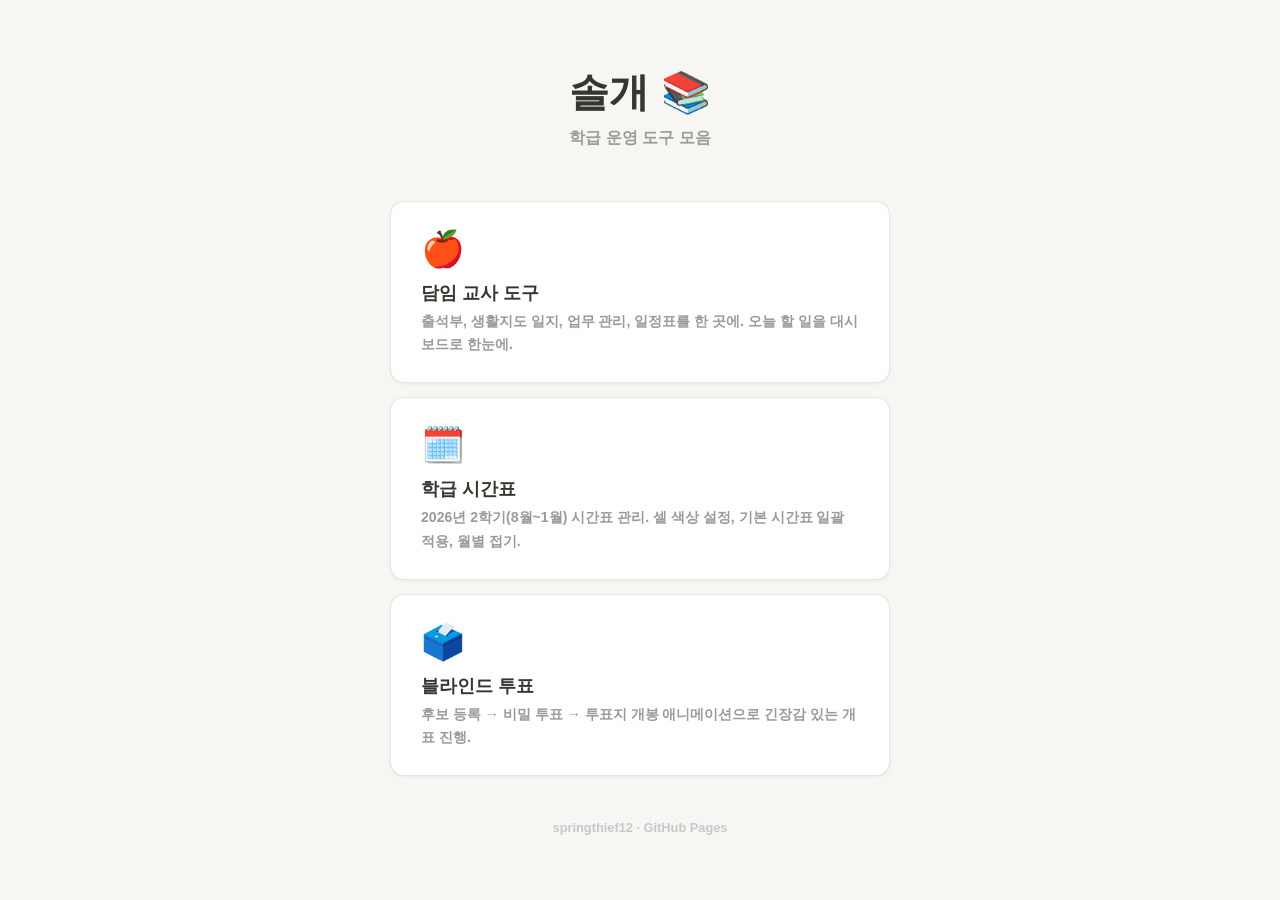
<file: index.html>
﻿<!DOCTYPE html>
<html lang="ko">
<head>
<meta charset="UTF-8">
<meta name="viewport" content="width=device-width, initial-scale=1.0">
<title>솔개 학급 도구</title>
<style>
*, *::before, *::after { box-sizing: border-box; margin: 0; padding: 0; }
body {
  font-family: 'Malgun Gothic', 'Apple SD Gothic Neo', sans-serif;
  font-weight: 700;
  background: #F7F6F3;
  color: #37352F;
  min-height: 100vh;
  display: flex;
  align-items: center;
  justify-content: center;
  padding: 40px 20px;
}
.container { max-width: 500px; width: 100%; text-align: center; }
.title { font-size: 2.5rem; font-weight: 700; color: #37352F; margin-bottom: 8px; }
.subtitle { color: #9B9A97; font-size: 1rem; margin-bottom: 52px; }

.cards { display: flex; flex-direction: column; gap: 14px; }
.card {
  display: block; text-decoration: none;
  background: #fff; border: 1.5px solid rgba(55,53,47,0.12); border-radius: 14px;
  padding: 26px 30px; text-align: left; transition: all 0.18s;
  box-shadow: 0 1px 3px rgba(55,53,47,0.07);
}
.card:hover {
  border-color: rgba(55,53,47,0.28); background: #fefefe;
  transform: translateY(-2px); box-shadow: 0 6px 22px rgba(55,53,47,0.1);
}
.card-icon { font-size: 2.2rem; margin-bottom: 10px; display: block; }
.card-title { font-size: 1.15rem; font-weight: 700; color: #37352F; margin-bottom: 5px; }
.card-desc { font-size: 0.88rem; color: #9B9A97; line-height: 1.65; font-weight: 700; }

.footer { margin-top: 44px; color: #C7C7CC; font-size: 0.8rem; }
</style>
</head>
<body>
<div class="container">
  <div class="title">솔개 📚</div>
  <div class="subtitle">학급 운영 도구 모음</div>

  <div class="cards">
    <a class="card" href="teacher-tool.html">
      <span class="card-icon">🍎</span>
      <div class="card-title">담임 교사 도구</div>
      <div class="card-desc">출석부, 생활지도 일지, 업무 관리, 일정표를 한 곳에. 오늘 할 일을 대시보드로 한눈에.</div>
    </a>
    <a class="card" href="timetable.html">
      <span class="card-icon">🗓️</span>
      <div class="card-title">학급 시간표</div>
      <div class="card-desc">2026년 2학기(8월~1월) 시간표 관리. 셀 색상 설정, 기본 시간표 일괄 적용, 월별 접기.</div>
    </a>
    <a class="card" href="vote.html">
      <span class="card-icon">🗳️</span>
      <div class="card-title">블라인드 투표</div>
      <div class="card-desc">후보 등록 → 비밀 투표 → 투표지 개봉 애니메이션으로 긴장감 있는 개표 진행.</div>
    </a>
  </div>

  <div class="footer">springthief12 · GitHub Pages</div>
</div>
</body>
</html>
</file>
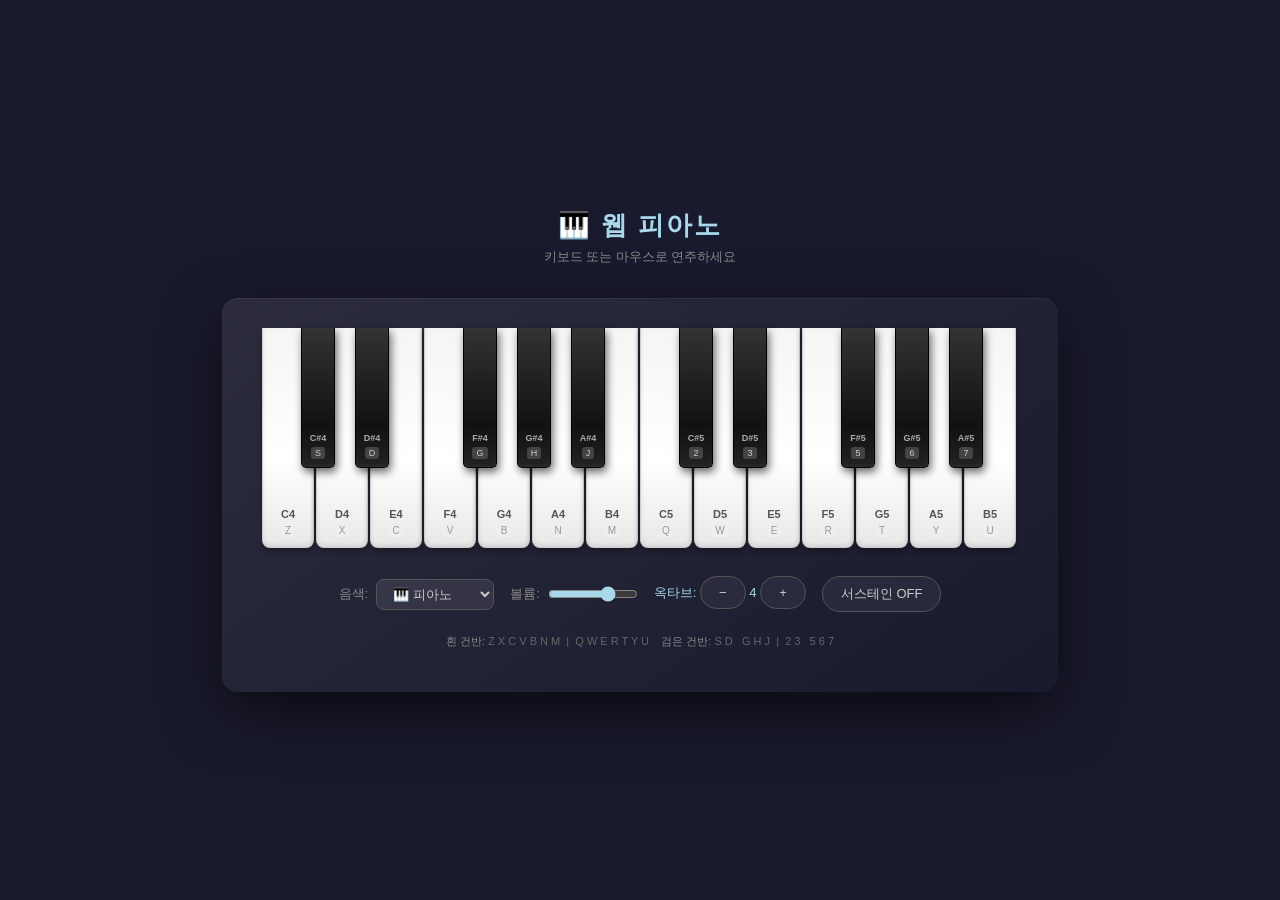
<file: piano.html>
<!DOCTYPE html>
<html lang="ko">
<head>
  <meta charset="UTF-8">
  <meta name="viewport" content="width=device-width, initial-scale=1.0">
  <title>웹 피아노</title>
  <style>
    * { box-sizing: border-box; margin: 0; padding: 0; }

    body {
      background: #1a1a2e;
      display: flex;
      flex-direction: column;
      align-items: center;
      justify-content: center;
      min-height: 100vh;
      font-family: 'Segoe UI', sans-serif;
      color: #e0e0e0;
      user-select: none;
    }

    h1 {
      font-size: 1.6rem;
      margin-bottom: 0.4rem;
      letter-spacing: 2px;
      color: #a8d8ea;
    }

    .subtitle {
      font-size: 0.8rem;
      color: #888;
      margin-bottom: 2rem;
    }

    .piano-wrapper {
      background: linear-gradient(145deg, #2c2c3e, #1a1a2e);
      border-radius: 16px;
      padding: 30px 40px 40px;
      box-shadow: 0 20px 60px rgba(0,0,0,0.6), inset 0 1px 0 rgba(255,255,255,0.05);
    }

    .piano {
      display: flex;
      position: relative;
      height: 220px;
    }

    /* White keys */
    .key {
      position: relative;
      width: 52px;
      height: 220px;
      background: linear-gradient(180deg, #f5f5f5 0%, #ffffff 60%, #e8e8e8 100%);
      border: 1px solid #ccc;
      border-top: none;
      border-radius: 0 0 8px 8px;
      cursor: pointer;
      display: flex;
      flex-direction: column;
      align-items: center;
      justify-content: flex-end;
      padding-bottom: 10px;
      gap: 4px;
      transition: background 0.05s;
      box-shadow: 0 4px 6px rgba(0,0,0,0.3), inset 0 -2px 4px rgba(0,0,0,0.1);
      margin-right: 2px;
    }

    .key:last-child { margin-right: 0; }

    .key.active, .key:active {
      background: linear-gradient(180deg, #d0e8ff 0%, #b0d4ff 60%, #90c0f0 100%);
      box-shadow: 0 2px 3px rgba(0,0,0,0.3), inset 0 2px 4px rgba(0,0,80,0.15);
      transform: translateY(2px);
    }

    .key .note-label {
      font-size: 11px;
      font-weight: 600;
      color: #555;
    }

    .key .key-label {
      font-size: 10px;
      color: #999;
      background: #eee;
      border-radius: 3px;
      padding: 1px 4px;
    }

    /* Black keys */
    .key.black {
      position: absolute;
      width: 34px;
      height: 140px;
      background: linear-gradient(180deg, #333 0%, #111 70%, #222 100%);
      border: 1px solid #000;
      border-top: none;
      border-radius: 0 0 5px 5px;
      z-index: 2;
      padding-bottom: 8px;
      box-shadow: 2px 4px 8px rgba(0,0,0,0.6), inset 0 -2px 3px rgba(255,255,255,0.05);
    }

    .key.black .note-label { color: #aaa; font-size: 9px; }
    .key.black .key-label { background: #444; color: #ccc; font-size: 9px; }

    .key.black.active, .key.black:active {
      background: linear-gradient(180deg, #4a6fa5 0%, #2a4f85 70%, #1a3f75 100%);
      box-shadow: 1px 2px 4px rgba(0,0,0,0.6), inset 0 2px 3px rgba(0,0,0,0.3);
      transform: translateY(1px);
    }

    /* Key position offsets — 14 white keys (C4 to B5) */
    /* Black key offsets: between C-D, D-E, F-G, G-A, A-B */
    .black-key-spacer { display: none; }

    .controls {
      margin-top: 28px;
      display: flex;
      gap: 16px;
      justify-content: center;
      flex-wrap: wrap;
    }

    .control-btn {
      padding: 8px 18px;
      border: 1px solid #555;
      background: rgba(255,255,255,0.05);
      color: #ccc;
      border-radius: 20px;
      cursor: pointer;
      font-size: 13px;
      transition: all 0.2s;
    }

    .control-btn:hover { background: rgba(168,216,234,0.15); border-color: #a8d8ea; color: #a8d8ea; }
    .control-btn.active-btn { background: rgba(168,216,234,0.25); border-color: #a8d8ea; color: #a8d8ea; }

    .wave-selector {
      display: flex;
      gap: 8px;
      align-items: center;
      color: #888;
      font-size: 13px;
    }

    .wave-selector select {
      background: rgba(255,255,255,0.08);
      border: 1px solid #555;
      color: #ccc;
      padding: 6px 12px;
      border-radius: 8px;
      cursor: pointer;
      font-size: 13px;
    }

    .volume-control {
      display: flex;
      align-items: center;
      gap: 8px;
      color: #888;
      font-size: 13px;
    }

    .volume-control input[type=range] {
      width: 90px;
      accent-color: #a8d8ea;
    }

    .octave-display {
      color: #a8d8ea;
      font-size: 13px;
    }

    .key-hint {
      margin-top: 20px;
      text-align: center;
      color: #666;
      font-size: 11px;
      line-height: 1.8;
    }

    .key-hint span { color: #888; }
  </style>
</head>
<body>

<h1>🎹 웹 피아노</h1>
<p class="subtitle">키보드 또는 마우스로 연주하세요</p>

<div class="piano-wrapper">
  <div class="piano" id="piano"></div>

  <div class="controls">
    <div class="wave-selector">
      음색:
      <select id="waveType">
        <option value="piano">🎹 피아노</option>
        <option value="violin">🎻 바이올린</option>
        <option value="guitar">🎸 기타</option>
        <option value="sine">사인파</option>
        <option value="triangle">삼각파</option>
        <option value="square">사각파</option>
        <option value="sawtooth">톱니파</option>
      </select>
    </div>
    <div class="volume-control">
      볼륨: <input type="range" id="volume" min="0" max="100" value="70">
    </div>
    <div class="octave-display">
      옥타브: <button class="control-btn" id="octDown">−</button>
      <span id="octaveLabel">4</span>
      <button class="control-btn" id="octUp">+</button>
    </div>
    <button class="control-btn" id="sustainBtn">서스테인 OFF</button>
  </div>

  <div class="key-hint">
    <span>흰 건반:</span> Z X C V B N M &nbsp;|&nbsp; Q W E R T Y U &nbsp;&nbsp;
    <span>검은 건반:</span> S D &nbsp; G H J &nbsp;|&nbsp; 2 3 &nbsp; 5 6 7
  </div>
</div>

<script>
const audioCtx = new (window.AudioContext || window.webkitAudioContext)();
const masterGain = audioCtx.createGain();
masterGain.gain.value = 0.7;
masterGain.connect(audioCtx.destination);

// Reverb (convolver) for piano feel
const convolver = audioCtx.createConvolver();
(async () => {
  const len = audioCtx.sampleRate * 1.5;
  const buf = audioCtx.createBuffer(2, len, audioCtx.sampleRate);
  for (let c = 0; c < 2; c++) {
    const d = buf.getChannelData(c);
    for (let i = 0; i < len; i++) d[i] = (Math.random() * 2 - 1) * Math.pow(1 - i / len, 3);
  }
  convolver.buffer = buf;
})();

const reverbGain = audioCtx.createGain();
reverbGain.gain.value = 0.15;
convolver.connect(reverbGain);
reverbGain.connect(masterGain);

let octaveOffset = 0;
let waveType = 'piano';
let sustainOn = false;
const activeNodes = {};

// Note definitions for one octave starting at C
const WHITE_NOTES = ['C','D','E','F','G','A','B'];
const BLACK_NOTES = { 1: 'C#', 2: 'D#', 4: 'F#', 5: 'G#', 6: 'A#' }; // position after white key index

// Frequencies: MIDI note to Hz
function midiToHz(midi) {
  return 440 * Math.pow(2, (midi - 69) / 12);
}

// Note name to MIDI (C4 = 60)
const NOTE_MIDI = { C:0, 'C#':1, D:2, 'D#':3, E:4, F:5, 'F#':6, G:7, 'G#':8, A:9, 'A#':10, B:11 };

function noteHz(name, octave) {
  return midiToHz(12 * (octave + 1) + NOTE_MIDI[name]);
}

// Keyboard mapping — 2 octaves
// Lower octave keys: Z(C) S(C#) X(D) D(D#) C(E) V(F) G(F#) B(G) H(G#) N(A) J(A#) M(B)
// Upper octave keys: Q(C) 2(C#) W(D) 3(D#) E(E) R(F) 5(F#) T(G) 6(G#) Y(A) 7(A#) U(B)
const KEY_MAP = {
  'z':'C0','s':'C#0','x':'D0','d':'D#0','c':'E0','v':'F0','g':'F#0','b':'G0','h':'G#0','n':'A0','j':'A#0','m':'B0',
  'q':'C1','2':'C#1','w':'D1','3':'D#1','e':'E1','r':'F1','5':'F#1','t':'G1','6':'G#1','y':'A1','7':'A#1','u':'B1'
};

// Build piano keys data — 2 octaves
const keysData = [];
const baseOctave = () => 4 + octaveOffset;

// Keyboard label per note
const keyLabels = {};
Object.entries(KEY_MAP).forEach(([k,v]) => { keyLabels[v] = k.toUpperCase(); });

function buildPiano() {
  const piano = document.getElementById('piano');
  piano.innerHTML = '';
  keysData.length = 0;

  const oct = baseOctave();

  // 2 octaves: 14 white keys, 10 black keys
  const layout = [];
  for (let o = 0; o < 2; o++) {
    WHITE_NOTES.forEach((n, i) => {
      layout.push({ note: n, octave: oct + o, isBlack: false, whiteIdx: o * 7 + i });
    });
    Object.entries(BLACK_NOTES).forEach(([pos, n]) => {
      layout.push({ note: n, octave: oct + o, isBlack: true, afterWhite: o * 7 + parseInt(pos) - 1 });
    });
  }

  // Create white keys first
  const whites = layout.filter(k => !k.isBlack);
  const blacks = layout.filter(k => k.isBlack);

  const whiteWidth = 54; // px per white key

  whites.forEach((k, i) => {
    const el = document.createElement('div');
    el.className = 'key';
    const id = `${k.note}${k.octave - 4 + octaveOffset === 0 ? '0' : '1'}`;
    el.dataset.id = id;
    el.dataset.note = k.note;
    el.dataset.octave = k.octave;
    el.innerHTML = `<span class="note-label">${k.note}${k.octave}</span><span class="key-label">${keyLabels[id] ?? ''}</span>`;
    el.addEventListener('mousedown', () => startNote(k.note, k.octave, id));
    el.addEventListener('mouseup', () => stopNote(id));
    el.addEventListener('mouseleave', () => { if (!sustainOn) stopNote(id); });
    piano.appendChild(el);
    keysData.push({ ...k, id, el });
  });

  blacks.forEach(k => {
    const id = `${k.note.replace('#','s')}${k.octave - 4 + octaveOffset === 0 ? '0' : '1'}`.replace('s','#').replace(/C#/,'C#').replace(/D#/,'D#').replace(/F#/,'F#').replace(/G#/,'G#').replace(/A#/,'A#');
    const noteId = `${k.note}${k.octave < baseOctave() + 1 ? '0' : '1'}`;
    const el = document.createElement('div');
    el.className = 'key black';
    el.dataset.id = noteId;
    el.dataset.note = k.note;
    el.dataset.octave = k.octave;
    // Position: afterWhite * whiteWidth + offset
    const leftPx = k.afterWhite * whiteWidth + (whiteWidth - 34/2) + 2;
    el.style.left = leftPx + 'px';
    el.innerHTML = `<span class="note-label">${k.note}${k.octave}</span><span class="key-label">${keyLabels[noteId] ?? ''}</span>`;
    el.addEventListener('mousedown', e => { e.stopPropagation(); startNote(k.note, k.octave, noteId); });
    el.addEventListener('mouseup', e => { e.stopPropagation(); stopNote(noteId); });
    el.addEventListener('mouseleave', () => { if (!sustainOn) stopNote(noteId); });
    piano.appendChild(el);
    keysData.push({ ...k, id: noteId, el });
  });
}

function getKeyEl(id) {
  return document.querySelector(`.key[data-id="${id}"]`);
}

function startNote(note, octave, id) {
  if (audioCtx.state === 'suspended') audioCtx.resume();
  if (activeNodes[id]) return;

  const freq = noteHz(note, octave);
  const gain = audioCtx.createGain();
  gain.connect(masterGain);
  gain.connect(convolver);

  const now = audioCtx.currentTime;

  if (waveType === 'piano') {
    // Piano-like: multiple harmonics with fast decay
    const oscs = [];
    [[1, 0.7], [2, 0.2], [3, 0.08], [4, 0.03]].forEach(([mult, amp]) => {
      const o = audioCtx.createOscillator();
      o.type = 'triangle';
      o.frequency.value = freq * mult;
      const g = audioCtx.createGain();
      g.gain.setValueAtTime(amp, now);
      g.gain.exponentialRampToValueAtTime(amp * 0.001, now + (sustainOn ? 4 : 2));
      o.connect(g);
      g.connect(gain);
      o.start(now);
      oscs.push({ osc: o, g });
    });
    gain.gain.setValueAtTime(0.8, now);
    activeNodes[id] = { type: 'piano', oscs, gain };

  } else if (waveType === 'violin') {
    // 바이올린: 톱니파 + 비브라토 LFO + 로우패스 필터 + 느린 어택
    const osc = audioCtx.createOscillator();
    osc.type = 'sawtooth';
    osc.frequency.value = freq;

    // 비브라토: 0.5초 후 점진적으로 적용
    const vibLFO = audioCtx.createOscillator();
    vibLFO.type = 'sine';
    vibLFO.frequency.value = 5.5;
    const vibGain = audioCtx.createGain();
    vibGain.gain.setValueAtTime(0, now);
    vibGain.gain.linearRampToValueAtTime(freq * 0.015, now + 0.5);
    vibLFO.connect(vibGain);
    vibGain.connect(osc.frequency);

    // 활 소리 질감: 로우패스 필터
    const filter = audioCtx.createBiquadFilter();
    filter.type = 'lowpass';
    filter.frequency.value = 4200;
    filter.Q.value = 2.5;
    osc.connect(filter);
    filter.connect(gain);

    // 2nd harmonic for richness
    const osc2 = audioCtx.createOscillator();
    osc2.type = 'sawtooth';
    osc2.frequency.value = freq * 2;
    const g2 = audioCtx.createGain();
    g2.gain.value = 0.12;
    osc2.connect(g2);
    g2.connect(gain);

    // 활 어택: 천천히 음량 올라옴
    gain.gain.setValueAtTime(0, now);
    gain.gain.linearRampToValueAtTime(0.38, now + 0.12);

    osc.start(now);
    osc2.start(now);
    vibLFO.start(now);
    activeNodes[id] = { type: 'violin', osc, osc2, vibLFO, gain };

  } else if (waveType === 'guitar') {
    // 기타: 빠른 어택 + 자연 감쇠 (퉁기는 느낌)
    const decayTime = Math.max(0.8, 2.8 - freq / 800);
    const oscs = [];
    [[1, 0.55, 'sawtooth'], [2, 0.22, 'triangle'], [3, 0.12, 'triangle'], [4, 0.06, 'sine'], [5, 0.03, 'sine']].forEach(([mult, amp, type]) => {
      const o = audioCtx.createOscillator();
      o.type = type;
      o.frequency.value = freq * mult;
      const g = audioCtx.createGain();
      g.gain.setValueAtTime(amp, now + 0.004);
      g.gain.exponentialRampToValueAtTime(amp * 0.001, now + decayTime);
      o.connect(g);
      g.connect(gain);
      o.start(now);
      oscs.push({ osc: o, g });
    });
    // 기타 바디 공명
    const bodyFilter = audioCtx.createBiquadFilter();
    bodyFilter.type = 'peaking';
    bodyFilter.frequency.value = 240;
    bodyFilter.gain.value = 5;
    bodyFilter.Q.value = 1.5;
    gain.connect(bodyFilter);
    bodyFilter.connect(masterGain);

    gain.gain.setValueAtTime(0, now);
    gain.gain.linearRampToValueAtTime(0.72, now + 0.004);
    activeNodes[id] = { type: 'guitar', oscs, gain };
    // 자연 감쇠 후 자동 정리
    setTimeout(() => {
      oscs.forEach(({ osc }) => { try { osc.stop(); } catch(e) {} });
      if (activeNodes[id]) {
        delete activeNodes[id];
        const el = getKeyEl(id);
        if (el) el.classList.remove('active');
      }
    }, (decayTime + 0.1) * 1000);

  } else {
    const osc = audioCtx.createOscillator();
    osc.type = waveType;
    osc.frequency.value = freq;
    osc.connect(gain);
    gain.gain.setValueAtTime(0, now);
    gain.gain.linearRampToValueAtTime(0.5, now + 0.01);
    osc.start(now);
    activeNodes[id] = { type: 'osc', osc, gain };
  }

  const el = getKeyEl(id);
  if (el) el.classList.add('active');
}

function stopNote(id) {
  const node = activeNodes[id];
  if (!node) return;
  if (sustainOn) return;

  const now = audioCtx.currentTime;
  if (node.type === 'piano') {
    node.gain.gain.cancelScheduledValues(now);
    node.gain.gain.setValueAtTime(node.gain.gain.value, now);
    node.gain.gain.exponentialRampToValueAtTime(0.001, now + 0.3);
    setTimeout(() => { node.oscs.forEach(({osc}) => { try { osc.stop(); } catch(e){} }); }, 400);
  } else if (node.type === 'violin') {
    // 활을 뗀 것처럼 부드럽게 종료
    node.gain.gain.cancelScheduledValues(now);
    node.gain.gain.setValueAtTime(node.gain.gain.value, now);
    node.gain.gain.linearRampToValueAtTime(0, now + 0.18);
    setTimeout(() => {
      try { node.osc.stop(); } catch(e) {}
      try { node.osc2.stop(); } catch(e) {}
      try { node.vibLFO.stop(); } catch(e) {}
    }, 300);
  } else if (node.type === 'guitar') {
    // 기타는 자연 감쇠 — 강제로 끊지 않음 (auto-timeout이 정리)
  } else {
    node.gain.gain.cancelScheduledValues(now);
    node.gain.gain.setValueAtTime(node.gain.gain.value, now);
    node.gain.gain.linearRampToValueAtTime(0, now + 0.1);
    setTimeout(() => { try { node.osc.stop(); } catch(e){} }, 200);
  }
  delete activeNodes[id];
  const el = getKeyEl(id);
  if (el) el.classList.remove('active');
}

function stopAllNotes() {
  Object.keys(activeNodes).forEach(stopNote);
}

// Keyboard input
const pressedKeys = new Set();

document.addEventListener('keydown', e => {
  if (e.repeat) return;
  const k = e.key.toLowerCase();
  const mapped = KEY_MAP[k];
  if (!mapped) return;
  pressedKeys.add(k);

  const [note, octIdx] = [mapped.slice(0, -1), parseInt(mapped.slice(-1))];
  const octave = baseOctave() + octIdx;
  startNote(note, octave, mapped);
});

document.addEventListener('keyup', e => {
  const k = e.key.toLowerCase();
  const mapped = KEY_MAP[k];
  if (!mapped) return;
  pressedKeys.delete(k);
  stopNote(mapped);
});

// Prevent context menu on piano
document.getElementById('piano').addEventListener('contextmenu', e => e.preventDefault());

// Volume
document.getElementById('volume').addEventListener('input', e => {
  masterGain.gain.value = e.target.value / 100;
});

// Wave type
document.getElementById('waveType').addEventListener('change', e => {
  waveType = e.target.value;
  stopAllNotes();
});

// Octave
document.getElementById('octDown').addEventListener('click', () => {
  if (octaveOffset > -2) { octaveOffset--; updateOctave(); }
});
document.getElementById('octUp').addEventListener('click', () => {
  if (octaveOffset < 3) { octaveOffset++; updateOctave(); }
});

function updateOctave() {
  document.getElementById('octaveLabel').textContent = 4 + octaveOffset;
  stopAllNotes();
  buildPiano();
}

// Sustain
document.getElementById('sustainBtn').addEventListener('click', () => {
  sustainOn = !sustainOn;
  const btn = document.getElementById('sustainBtn');
  btn.textContent = sustainOn ? '서스테인 ON' : '서스테인 OFF';
  btn.classList.toggle('active-btn', sustainOn);
  if (!sustainOn) stopAllNotes();
});

buildPiano();
</script>
</body>
</html>
</file>
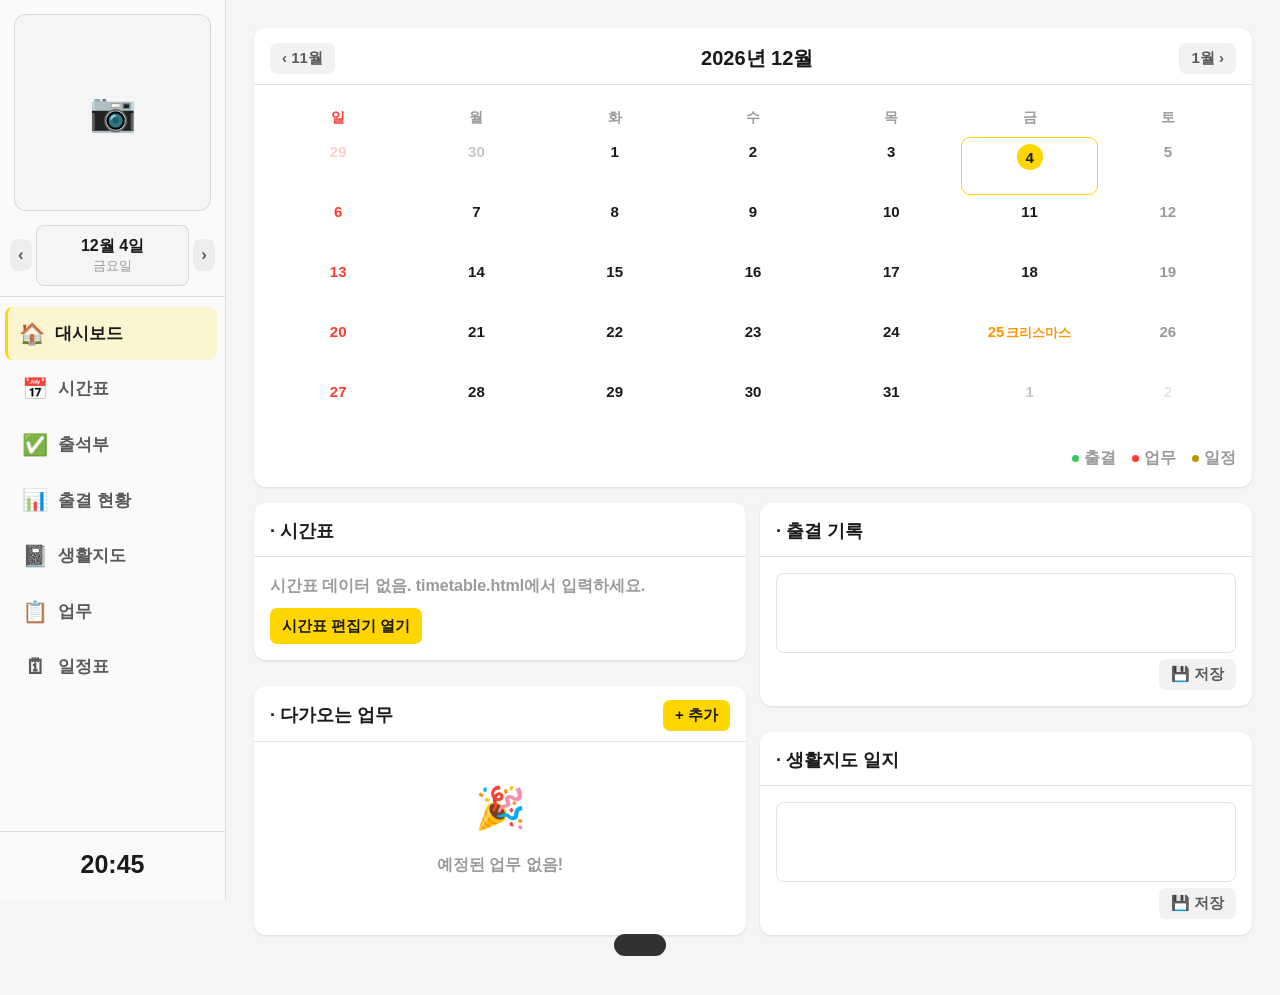
<file: teacher-tool.html>
<!DOCTYPE html>
<html lang="ko">
<head>
  <meta charset="UTF-8">
  <meta name="viewport" content="width=device-width, initial-scale=1.0">
  <title>선생님 도구 — 올인원 교사 업무 보조</title>
  <style>
    /* ═══ FONTS ═══ */
    @font-face {
      font-family: 'Binggrae';
      src: local('Binggrae Bold'), local('빙그레 Bold'), local('빙그레체 Bold');
      font-weight: 700; font-style: normal; font-display: swap;
    }

    /* ═══ RESET + BASE ═══ */
    *, *::before, *::after { box-sizing: border-box; margin: 0; padding: 0; }
    :root {
      --accent:      #FFD600;           /* vivid yellow — primary accent */
      --accent-dark: #B89A00;           /* darker yellow for text on light bg */
      --accent-text: #1A1A1A;           /* text on yellow background */
      --accent-mid:  rgba(255,214,0,0.16);
      --accent-soft: rgba(255,214,0,0.10);
      --ios-blue:   #007AFF;
      --ios-green:  #34C759;
      --ios-orange: #FF9500;
      --ios-red:    #FF3B30;
      --ios-purple: #AF52DE;
      --ios-teal:   #30B0C7;
      --ios-gray:   #8E8E93;
      --ios-gray2:  #AEAEB2;
      --ios-gray3:  #C7C7CC;
      --bg-page:    #F5F5F5;
      --bg-card:    #FFFFFF;
      --bg-sidebar: #FAFAFA;
      --bg-input:   rgba(0,0,0,0.05);
      --text-primary:   #1A1A1A;
      --text-secondary: #5A5A5A;
      --text-muted:     #9A9A9A;
      --border: rgba(0,0,0,0.11);
      --shadow-sm: 0 1px 3px rgba(55,53,47,0.08), 0 1px 2px rgba(55,53,47,0.05);
      --shadow-md: 0 4px 16px rgba(55,53,47,0.08), 0 1px 4px rgba(55,53,47,0.05);
      --shadow-lg: 0 8px 32px rgba(55,53,47,0.12), 0 2px 8px rgba(55,53,47,0.06);
      --radius-sm: 8px;
      --radius-md: 12px;
      --radius-lg: 16px;
      --transition: 0.2s ease;
      --sidebar-w: 226px;
      --font: 'HCGothicB', 'HCGothic', '한컴고딕', 'Malgun Gothic', sans-serif;
      --font-nav: 'Binggrae', 'Malgun Gothic', sans-serif;
    }
    body {
      font-family: var(--font); font-size: 18px; font-weight: 700;
      background: var(--bg-page); color: var(--text-primary);
      line-height: 1.6; -webkit-font-smoothing: antialiased;
      overflow-x: hidden;
    }

    /* ═══ LAYOUT ═══ */
    .tt-app { display: flex; min-height: 100vh; }

    /* ─── SIDEBAR ─── */
    .tt-sidebar {
      width: var(--sidebar-w); position: fixed; top: 0; left: 0;
      height: 100vh; background: var(--bg-sidebar);
      border-right: 1px solid var(--border);
      display: flex; flex-direction: column; z-index: 100; overflow-y: auto;
    }
    .tt-sidebar::-webkit-scrollbar { width: 4px; }
    .tt-sidebar::-webkit-scrollbar-thumb { background: var(--ios-gray3); border-radius: 2px; }

    /* ─── SIDEBAR PHOTO ─── */
    .tt-sidebar-photo-wrap { padding: 14px 14px 0; }
    .tt-sidebar-photo {
      width: 100%; aspect-ratio: 1/1;
      border-radius: var(--radius-md); overflow: hidden; cursor: pointer;
      background: var(--bg-page); border: 1.5px solid var(--border);
      display: flex; align-items: center; justify-content: center;
      transition: border-color var(--transition);
    }
    .tt-sidebar-photo:hover { border-color: rgba(255,214,0,0.7); }
    .tt-sidebar-photo img  { width: 100%; height: 100%; object-fit: cover; display: block; }
    .tt-sidebar-photo-ph   { font-size: 38px; user-select: none; }

    /* ─── SIDEBAR DATE NAV ─── */
    .tt-sidebar-date-wrap { padding:14px 10px 10px; border-bottom:1px solid var(--border); position:relative; }
    .tt-sidebar-date-row  { display:flex; align-items:center; gap:4px; }
    .tt-sidebar-date-pill {
      flex:1; text-align:center; padding:9px 4px; border-radius:var(--radius-sm);
      background:var(--bg-page); border:1.5px solid var(--border);
      cursor:pointer; user-select:none; font-size:16px; font-weight:700; line-height:1.4;
      transition:background var(--transition), border-color var(--transition);
    }
    .tt-sidebar-date-pill:hover { background:var(--accent-soft); border-color:rgba(255,214,0,0.6); }
    .tt-sidebar-date-pill .day-sub { font-size:13px; font-weight:400; color:var(--text-muted); display:block; }
    .tt-sidebar-today-btn {
      display:block; width:100%; margin-top:7px; padding:5px 0;
      text-align:center; font-size:14px; font-weight:700; color:var(--accent-text);
      border:none; background:var(--accent); cursor:pointer; font-family:var(--font);
      border-radius:var(--radius-sm); transition:filter var(--transition);
    }
    .tt-sidebar-today-btn:hover { filter:brightness(0.92); }

    .tt-nav { list-style: none; padding: 8px 0; flex: 1; }
    .tt-nav-item {
      display: flex; align-items: center; gap: 10px;
      padding: 10px 14px; margin: 2px 8px; border-radius: var(--radius-sm);
      cursor: pointer; font-size: 17px; font-weight: 700;
      font-family: var(--font-nav);
      color: var(--text-secondary); user-select: none;
      transition: background var(--transition), color var(--transition);
    }
    .tt-nav-item:hover { background: rgba(0,0,0,0.05); }
    .tt-nav-item.active { background: var(--accent-mid); color: var(--accent-text); font-weight: 700; border-left: 3px solid var(--accent); margin-left: 5px; padding-left: 11px; }
    .tt-nav-icon { font-size: 21px; width: 26px; text-align: center; flex-shrink: 0; font-family: sans-serif; }
    .tt-sidebar-footer {
      padding: 12px 16px; border-top: 1px solid var(--border);
      display: flex; flex-direction: column; gap: 4px;
    }
    .tt-clock { font-size: 25px; font-weight: 700; text-align: center; font-variant-numeric: tabular-nums; }
    .tt-today-badge { font-size: 15px; color: var(--text-muted); text-align: center; }

    /* ─── MAIN ─── */
    .tt-main {
      margin-left: var(--sidebar-w); flex: 1;
      padding: 28px 28px 60px; min-height: 100vh;
    }
    .tt-section { display: none; }
    .tt-section.active { display: block; animation: secIn 0.18s ease; }
    @keyframes secIn { from { opacity: 0; transform: translateY(8px); } to { opacity: 1; transform: none; } }

    /* ═══ TYPOGRAPHY ═══ */
    .tt-page-title { font-size: 31px; font-weight: 700; letter-spacing: -0.5px; margin-bottom: 4px; }
    .tt-page-sub   { font-size: 17px; color: var(--text-muted); margin-bottom: 22px; }

    /* ═══ CARDS ═══ */
    .tt-card { background: var(--bg-card); border-radius: var(--radius-md); box-shadow: var(--shadow-sm); overflow: hidden; }
    .tt-card + .tt-card { margin-top: 12px; }
    .tt-card-header {
      display: flex; align-items: center; justify-content: space-between;
      padding: 14px 16px 10px; border-bottom: 1px solid var(--border);
    }
    .tt-card-title { font-size: 18px; font-weight: 700; display: flex; align-items: center; gap: 6px; }
    .tt-card-body  { padding: 16px; }

    /* ─── STAT CARDS ─── */
    .tt-stat-grid { display: grid; grid-template-columns: repeat(4,1fr); gap: 12px; margin-bottom: 16px; }
    .tt-stat-card {
      background: var(--bg-card); border-radius: var(--radius-md);
      box-shadow: var(--shadow-sm); padding: 16px;
      position: relative; overflow: hidden;
    }
    .tt-stat-card::before {
      content: ''; position: absolute; top: 0; left: 0;
      width: 4px; height: 100%; background: var(--accent, var(--ios-blue));
      border-radius: 4px 0 0 4px;
    }
    .tt-stat-value { font-size: 33px; font-weight: 700; line-height: 1.1; }
    .tt-stat-label { font-size: 15px; color: var(--text-muted); margin-top: 4px; }

    /* ═══ GRIDS ═══ */
    .tt-grid-2 { display: grid; grid-template-columns: 1fr 1fr; gap: 14px; margin-bottom: 14px; }

    /* ═══ BUTTONS ═══ */
    .tt-btn {
      display: inline-flex; align-items: center; justify-content: center; gap: 5px;
      border: none; border-radius: var(--radius-sm); padding: 9px 18px;
      font-size: 17px; font-weight: 700; font-family: var(--font);
      cursor: pointer; white-space: nowrap; text-decoration: none;
      transition: filter var(--transition), transform 0.1s;
    }
    .tt-btn:hover  { filter: brightness(0.92); }
    .tt-btn:active { transform: scale(0.97); }
    .tt-btn--primary  { background: var(--accent);   color: var(--accent-text); }
    .tt-btn--danger   { background: var(--ios-red);  color: #fff; }
    .tt-btn--ghost    { background: var(--bg-input); color: var(--text-secondary); }
    .tt-btn--text     { background: transparent; color: var(--text-secondary); padding: 4px 8px; font-weight: 600; }
    .tt-btn--sm       { padding: 6px 12px; font-size: 15px; border-radius: 7px; }
    .tt-btn--icon     { padding: 7px 10px; border-radius: var(--radius-sm); }

    /* ═══ BADGES ═══ */
    .tt-badge { display: inline-flex; align-items: center; padding: 3px 10px; border-radius: 20px; font-size: 15px; font-weight: 700; }
    .tt-badge--blue   { background: var(--accent-mid); color: var(--accent-dark); }
    .tt-badge--green  { background: rgba(52,199,89,0.14); color: #1a7a36; }
    .tt-badge--orange { background: rgba(255,149,0,0.15); color: #8a4d00; }
    .tt-badge--red    { background: rgba(255,59,48,0.13); color: #b02020; }
    .tt-badge--gray   { background: rgba(142,142,147,0.15); color: #555; }
    .tt-badge--purple { background: rgba(175,82,222,0.13); color: #7030a8; }

    /* ═══ INPUTS ═══ */
    .tt-input, .tt-textarea, .tt-select {
      width: 100%; border: 1.5px solid var(--border); border-radius: var(--radius-sm);
      padding: 11px 14px; font-size: 18px; font-family: var(--font); font-weight: 700;
      color: var(--text-primary); background: var(--bg-card); outline: none;
      transition: border-color var(--transition), box-shadow var(--transition);
    }
    .tt-input:focus, .tt-textarea:focus, .tt-select:focus {
      border-color: var(--accent);
      box-shadow: 0 0 0 3px rgba(255,214,0,0.28);
    }
    .tt-textarea { resize: vertical; min-height: 80px; line-height: 1.6; }
    .tt-form-group { margin-bottom: 14px; }
    .tt-form-group:last-child { margin-bottom: 0; }
    .tt-form-label { display: block; font-size: 16px; font-weight: 700; color: var(--text-secondary); margin-bottom: 5px; }
    .tt-form-row   { display: flex; gap: 10px; }
    .tt-form-row .tt-form-group { flex: 1; }
    .tt-divider { border: none; border-top: 1px solid var(--border); margin: 14px 0; }

    /* ═══ EMPTY STATE ═══ */
    .tt-empty {
      display: flex; flex-direction: column; align-items: center;
      justify-content: center; gap: 10px; padding: 40px 20px;
      color: var(--text-muted); text-align: center;
    }
    .tt-empty-icon { font-size: 41px; }
    .tt-empty-text { font-size: 16px; line-height: 1.6; }

    /* ═══ TABLE ═══ */
    .tt-table { width: 100%; border-collapse: collapse; }
    .tt-table th, .tt-table td { padding: 11px 14px; text-align: left; border-bottom: 1px solid var(--border); font-size: 17px; }
    .tt-table th { font-weight: 700; color: var(--text-muted); font-size: 15px; text-transform: uppercase; letter-spacing: 0.4px; background: rgba(55,53,47,0.03); }
    .tt-table tbody tr:last-child td { border-bottom: none; }

    /* ═══ TOAST ═══ */
    .tt-toast {
      position: fixed; bottom: 24px; left: 50%;
      transform: translateX(-50%) translateY(80px);
      background: rgba(28,28,30,0.9); color: #fff;
      padding: 11px 26px; border-radius: 24px; font-size: 17px; font-weight: 700;
      transition: transform 0.28s cubic-bezier(0.34,1.56,0.64,1);
      z-index: 9999; pointer-events: none; white-space: nowrap;
      backdrop-filter: blur(10px);
    }
    .tt-toast.show    { transform: translateX(-50%) translateY(0); }
    .tt-toast.success { background: rgba(52,199,89,0.92); }
    .tt-toast.danger  { background: rgba(255,59,48,0.92); }

    /* ═══ MODAL ═══ */
    .tt-modal-overlay {
      position: fixed; inset: 0; background: rgba(0,0,0,0.45);
      display: flex; align-items: center; justify-content: center; z-index: 1000;
      backdrop-filter: blur(4px); animation: ovIn 0.15s ease;
    }
    @keyframes ovIn { from { opacity: 0; } to { opacity: 1; } }
    .tt-modal-box {
      background: var(--bg-card); border-radius: var(--radius-lg);
      width: min(92vw, 500px); max-height: 88vh; overflow-y: auto;
      box-shadow: var(--shadow-lg);
      animation: mIn 0.2s cubic-bezier(0.34,1.56,0.64,1);
    }
    @keyframes mIn { from { opacity:0; transform: scale(0.94) translateY(12px); } to { opacity:1; transform: none; } }
    .tt-modal-box::-webkit-scrollbar { width: 5px; }
    .tt-modal-box::-webkit-scrollbar-thumb { background: var(--ios-gray3); border-radius: 3px; }
    .tt-modal-head {
      display: flex; align-items: center; justify-content: space-between;
      padding: 18px 20px 14px; border-bottom: 1px solid var(--border);
      position: sticky; top: 0; background: var(--bg-card); z-index: 1;
      border-radius: var(--radius-lg) var(--radius-lg) 0 0;
    }
    .tt-modal-title { font-size: 20px; font-weight: 700; }
    .tt-modal-close {
      width: 28px; height: 28px; border-radius: 50%; border: none;
      background: var(--bg-input); color: var(--text-secondary);
      font-size: 17px; cursor: pointer; display: flex; align-items: center; justify-content: center;
      transition: background var(--transition); font-family: var(--font);
    }
    .tt-modal-close:hover { background: var(--ios-gray3); }
    .tt-modal-body { padding: 20px; }
    .tt-modal-foot {
      display: flex; gap: 8px; padding: 14px 20px;
      border-top: 1px solid var(--border);
      border-radius: 0 0 var(--radius-lg) var(--radius-lg);
      background: rgba(242,242,247,0.8);
    }
    .tt-modal-foot .tt-btn { flex: 1; padding: 10px; }

    /* ═══ DASHBOARD ═══ */
    .tt-dash-header {
      display: flex; align-items: flex-end; justify-content: space-between;
      margin-bottom: 22px; padding-bottom: 18px; border-bottom: 1px solid var(--border);
      flex-wrap: wrap; gap: 12px;
    }
    .tt-greeting     { font-size: 27px; font-weight: 700; margin-bottom: 3px; }
    .tt-date-str     { font-size: 17px; color: var(--text-muted); }
    .tt-dash-clock   { font-size: 45px; font-weight: 700; font-variant-numeric: tabular-nums; letter-spacing: -1px; }
    .tt-period-pills { display: flex; gap: 6px; flex-wrap: wrap; }
    .tt-period-pill  {
      display: flex; flex-direction: column; align-items: center;
      padding: 6px 10px; border-radius: 10px; background: var(--bg-page);
      min-width: 54px; gap: 2px; border: 1.5px solid var(--border);
      transition: all var(--transition);
    }
    .tt-period-pill.current { background: var(--accent); border-color: var(--accent); color: var(--accent-text); box-shadow: 0 2px 8px rgba(255,214,0,0.35); }
    .tt-period-pill.past    { opacity: 0.42; }
    .tt-period-num  { font-size: 16px; font-weight: 600; color: var(--text-muted); }
    .tt-period-pill.current .tt-period-num { color: rgba(255,255,255,0.75); }
    .tt-period-subj { font-size: 17px; font-weight: 700; }

    /* ─── DASHBOARD TIMETABLE GRID ─── */
    .tt-dash-tt { display: grid; grid-template-columns: repeat(7, 1fr); gap: 5px; }
    .tt-dash-tt-cell {
      display: flex; flex-direction: column; align-items: center; justify-content: center;
      padding: 8px 3px; border-radius: var(--radius-sm);
      background: var(--bg-page); border: 1.5px solid var(--border);
      gap: 4px; text-align: center; transition: all var(--transition); min-height: 76px;
    }
    .tt-dash-tt-cell.current { background: var(--accent); border-color: var(--accent); color: var(--accent-text); box-shadow: 0 2px 8px rgba(255,214,0,0.35); }
    .tt-dash-tt-cell.past    { opacity: 0.38; }
    .tt-dash-tt-num  { font-size: 13px; font-weight: 600; color: var(--text-muted); line-height: 1; }
    .tt-dash-tt-cell.current .tt-dash-tt-num { color: rgba(26,26,26,0.6); }
    .tt-dash-tt-subj { font-size: 15px; font-weight: 700; line-height: 1.2; word-break: keep-all; }
    .tt-week-cols   { display: grid; grid-template-columns: repeat(5,1fr); gap: 8px; }
    .tt-week-col    { background: var(--bg-page); border-radius: var(--radius-sm); padding: 8px; min-height: 60px; }
    .tt-week-col-lbl{ font-size: 14px; font-weight: 600; color: var(--text-muted); margin-bottom: 5px; text-align: center; }
    .tt-week-col.today .tt-week-col-lbl { color: var(--accent-dark); font-weight: 700; }
    .tt-ev-chip     { font-size: 14px; padding: 4px 8px; border-radius: 5px; margin-bottom: 3px; font-weight: 500; white-space: nowrap; overflow: hidden; text-overflow: ellipsis; }

    /* ─── MONTH NAV + CALENDAR ─── */
    .tt-month-nav { display:flex; align-items:center; justify-content:space-between; margin-bottom:12px; }
    .tt-month-nav-cur { font-size:20px; font-weight:700; }
    .tt-mcal-head { display:grid; grid-template-columns:repeat(5,1fr); gap:3px; margin-bottom:4px; }
    .tt-mcal-hdr  { text-align:center; font-size:14px; font-weight:700; color:var(--text-muted); padding:3px 0; }
    .tt-mcal-week { display:grid; grid-template-columns:repeat(5,1fr); gap:3px; margin-bottom:3px; }
    .tt-mcal-day  {
      aspect-ratio:1; display:flex; flex-direction:column; align-items:center; justify-content:center;
      border-radius:var(--radius-sm); border:1.5px solid transparent; cursor:pointer;
      background:var(--bg-page); gap:3px; transition:all 0.13s;
    }
    .tt-mcal-day:hover:not(.out-month):not(.holiday) { border-color:rgba(255,214,0,0.6); background:var(--accent-soft); }
    .tt-mcal-day.selected { border-color:var(--accent); background:var(--accent-mid); color:var(--accent-text); font-weight:700; }
    .tt-mcal-day.has-entry { background:rgba(52,199,89,0.14); }
    .tt-mcal-day.has-entry.selected { border-color:var(--ios-green); background:rgba(52,199,89,0.24); color:#186b32; }
    .tt-mcal-day.today:not(.selected) { border-color:var(--accent); }
    .tt-mcal-day.holiday { background:rgba(255,149,0,0.09); cursor:default; }
    .tt-mcal-day.holiday:hover { border-color:transparent; }
    .tt-mcal-day.out-month { background:transparent; border-color:transparent; cursor:default; }
    .tt-mcal-day.out-month:hover { background:transparent; border-color:transparent; }
    .tt-mcal-day-num  { font-size:16px; font-weight:600; line-height:1; }
    .tt-mcal-hol-txt  { font-size:12px; color:var(--ios-orange); font-weight:500; }
    .tt-mcal-dot      { width:6px; height:6px; border-radius:50%; background:var(--ios-green); }
    .tt-mcal-day.has-entry.selected .tt-mcal-dot { background:#186b32; }
    .tt-mcal-summary  { font-size:14px; color:var(--text-muted); margin-top:6px; text-align:right; }

    /* ─── DASH DATE PICKER ─── */
    .tt-dash-date-nav  { display:flex; align-items:center; gap:8px; position:relative; }
    .tt-dash-date-pill {
      display:inline-flex; align-items:center; gap:5px;
      padding:6px 14px; border-radius:20px; border:1.5px solid var(--border);
      background:var(--bg-card); font-size:17px; font-weight:700;
      cursor:pointer; user-select:none; box-shadow:var(--shadow-sm);
      transition:background var(--transition);
    }
    .tt-dash-date-pill:hover { background:var(--bg-page); }
    .tt-minical {
      position:absolute; top:calc(100% + 8px); left:50%; transform:translateX(-50%);
      background:var(--bg-card); border-radius:var(--radius-md);
      box-shadow:var(--shadow-lg); padding:14px 12px; z-index:500; min-width:264px;
      border:1px solid var(--border); animation:mIn 0.15s ease;
    }
    .tt-minical-hdr  { display:flex; align-items:center; justify-content:space-between; margin-bottom:10px; }
    .tt-minical-month{ font-size:17px; font-weight:700; }
    .tt-minical-grid { display:grid; grid-template-columns:repeat(7,1fr); gap:2px; }
    .tt-minical-wday { font-size:13px; font-weight:600; color:var(--text-muted); text-align:center; padding:4px 0; }
    .tt-minical-wday:first-child { color:var(--ios-red); }
    .tt-minical-wday:last-child  { color:var(--text-muted); }
    .tt-minical-day  {
      aspect-ratio:1; display:flex; align-items:center; justify-content:center;
      border-radius:50%; cursor:pointer; font-size:15px; font-weight:500;
      transition:background 0.12s;
    }
    .tt-minical-day:hover:not(.tm-today):not(.mc-sel) { background:var(--bg-page); }
    .tt-minical-day.tm-today { background:var(--accent); color:var(--accent-text) !important; }
    .tt-minical-day.mc-sel:not(.tm-today) { background:var(--accent-mid); color:var(--accent-dark); font-weight:700; }
    .tt-minical-day.other-m { opacity:0.38; }
    .tt-minical-day.day-sun { color:var(--ios-red); }
    .tt-minical-day.day-sat { color:var(--text-muted); }

    /* ═══ DASHBOARD MONTH CALENDAR ═══ */
    .tt-dash-cal-head { display:grid; grid-template-columns:repeat(7,1fr); gap:2px; margin-bottom:4px; }
    .tt-dash-cal-wday { text-align:center; font-size:14px; font-weight:700; color:var(--text-muted); padding:5px 0; }
    .tt-dash-cal-wday:first-child { color:var(--ios-red); }
    .tt-dash-cal-wday:last-child  { color:var(--text-muted); }
    .tt-dash-cal-body { display:grid; grid-template-columns:repeat(7,1fr); gap:2px; }
    .tt-dash-cal-day  {
      min-height:58px; padding:6px 4px; border-radius:9px; cursor:pointer;
      border:1.5px solid transparent; transition:all 0.12s;
      display:flex; flex-direction:column; align-items:center; gap:3px;
    }
    .tt-dash-cal-day:hover:not(.other-month) { background:rgba(0,0,0,0.04); border-color:rgba(0,0,0,0.10); }
    .tt-dash-cal-day.today { border-color:var(--accent); }
    .tt-dash-cal-day.today .tt-dash-cal-num { background:var(--accent); color:var(--accent-text); border-radius:50%; width:26px; height:26px; display:inline-flex; align-items:center; justify-content:center; }
    .tt-dash-cal-day.selected:not(.today) { background:var(--accent-mid); border-color:rgba(255,214,0,0.55); }
    .tt-dash-cal-day.other-month { opacity:0.25; cursor:default; }
    .tt-dash-cal-day.holiday .tt-dash-cal-num { color:var(--ios-orange); }
    .tt-dash-cal-day.day-sun .tt-dash-cal-num { color:var(--ios-red); }
    .tt-dash-cal-day.day-sat .tt-dash-cal-num { color:var(--text-muted); }
    .tt-dash-cal-num  { font-size:15px; font-weight:700; line-height:1; }
    .tt-dash-cal-hol  { font-size:13px; color:var(--ios-orange); margin-left:2px; }
    .tt-dash-cal-dots { display:flex; gap:3px; align-items:center; }
    .tt-dash-cal-dot  { width:7px; height:7px; border-radius:50%; flex-shrink:0; }
    .dot-att   { background:var(--ios-green); }
    .dot-duty  { background:var(--ios-red); }
    .dot-ev    { background:var(--accent-dark); }
    .tt-dash-cal-legend { display:flex; gap:16px; margin-top:10px; font-size:16px; color:var(--text-muted); justify-content:flex-end; align-items:center; }
    .tt-dash-cal-legend > span { display:flex; align-items:center; gap:5px; }

    /* ═══ TIMETABLE ═══ */
    .tt-tt-grid { width: 100%; border-collapse: collapse; }
    .tt-tt-grid th, .tt-tt-grid td { border: 1px solid var(--border); padding: 9px 7px; text-align: center; font-size: 16px; font-weight: 600; }
    .tt-tt-grid th   { background: #1a3a5c; color: #fff; font-size: 15px; }
    .tt-tt-grid .tt-tt-period { background: rgba(0,0,0,0.03); color: var(--text-secondary); font-size: 14px; width: 64px; font-weight: 500; }
    .tt-tt-grid td.hol { background: #FFF9C4; }
    .tt-tt-grid th.hol { background: #d4af30; color: #3a2800; }
    .tt-tt-grid th.cur { background: #1a3a5c !important; }

    /* ═══ ATTENDANCE ═══ */
    .tt-att-nav { display: flex; align-items: center; gap: 12px; margin-bottom: 16px; }
    .tt-att-date-display { font-size: 20px; font-weight: 700; flex: 1; text-align: center; }
    .tt-att-summary { display: flex; gap: 10px; margin-bottom: 16px; flex-wrap: wrap; }
    .tt-att-stat { background: var(--bg-card); border-radius: var(--radius-sm); padding: 10px 14px; box-shadow: var(--shadow-sm); text-align: center; flex: 1; min-width: 60px; }
    .tt-att-stat-val { font-size: 25px; font-weight: 700; }
    .tt-att-stat-lbl { font-size: 14px; color: var(--text-muted); }
    .tt-att-row { display: flex; align-items: center; gap: 10px; padding: 9px 0; border-bottom: 1px solid var(--border); }
    .tt-att-row:last-child { border-bottom: none; }
    .tt-att-num  { width: 28px; height: 28px; border-radius: 50%; background: var(--bg-page); display: flex; align-items: center; justify-content: center; font-size: 14px; font-weight: 700; color: var(--text-muted); flex-shrink: 0; }
    .tt-att-name { flex: 1; font-weight: 600; font-size: 17px; }
    .tt-att-btns { display: flex; gap: 4px; flex-wrap: wrap; }
    .tt-att-btn  {
      padding: 6px 11px; border-radius: 7px; border: 1.5px solid var(--border);
      font-size: 15px; font-weight: 600; cursor: pointer; background: var(--bg-card);
      color: var(--text-muted); font-family: var(--font); transition: all 0.15s;
    }
    .tt-att-btn:hover { filter: brightness(0.93); }
    .tt-att-btn.att-present { border-color: var(--ios-green);  background: rgba(52,199,89,0.1);  color: #1a7a36; }
    .tt-att-btn.att-late    { border-color: var(--ios-orange); background: rgba(255,149,0,0.1);  color: #8a4d00; }
    .tt-att-btn.att-early   { border-color: var(--ios-teal);   background: rgba(48,176,199,0.1); color: #0a6575; }
    .tt-att-btn.att-absent  { border-color: var(--ios-red);    background: rgba(255,59,48,0.1);  color: #b02020; }
    .tt-stu-mgr { background: var(--bg-page); border-radius: var(--radius-md); padding: 16px; margin-top: 14px; border: 1.5px solid var(--border); }
    .tt-stu-mgr-head { display: flex; justify-content: space-between; align-items: center; margin-bottom: 12px; font-size: 17px; font-weight: 700; }

    /* ═══ ATTENDANCE STATS (기간별·개인별) ═══ */
    .tt-as-bar { display: flex; align-items: center; gap: 8px; flex-wrap: wrap; }
    .tt-as-bar .tt-input { width: auto; padding: 7px 10px; font-size: 16px; }
    .tt-as-presets { display: flex; gap: 4px; flex-wrap: wrap; }
    .tt-as-days { margin-left: auto; font-size: 16px; color: var(--text-muted); }
    .tt-as-sum { display: grid; grid-template-columns: repeat(4,1fr); gap: 10px; margin: 14px 0; }
    .tt-as-sum-card { background: var(--bg-card); border-radius: var(--radius-md); box-shadow: var(--shadow-sm); padding: 12px 16px; border-left: 4px solid var(--ios-gray3); }
    .tt-as-sum-card .v { font-size: 27px; line-height: 1.2; }
    .tt-as-sum-card .l { font-size: 15px; color: var(--text-muted); }
    .tt-as-sum-card.k-결석 { border-left-color: var(--ios-red); }
    .tt-as-sum-card.k-지각 { border-left-color: var(--ios-orange); }
    .tt-as-sum-card.k-조퇴 { border-left-color: var(--ios-teal); }
    .tt-as-sum-card.k-결과 { border-left-color: var(--ios-purple); }
    .tt-as-scroll { overflow: auto; max-height: calc(100vh - 330px); }
    .tt-as-mx { border-collapse: separate; border-spacing: 0; width: 100%; font-size: 15px; font-variant-numeric: tabular-nums; }
    .tt-as-mx th, .tt-as-mx td { border-right: 1px solid var(--border); border-bottom: 1px solid var(--border); padding: 5px 4px; text-align: center; white-space: nowrap; }
    .tt-as-mx thead th { position: sticky; background: #F2F2F2; z-index: 2; font-size: 14px; line-height: 1.3; }
    .tt-as-mx thead tr:first-child th { top: 0; }
    .tt-as-mx thead tr:nth-child(2) th { top: 31px; }
    .tt-as-mx .grp-end { border-right: 2px solid #555; }
    .tt-as-mx thead tr:first-child th { height: 31px; }
    .tt-as-mx .sticky-no   { position: sticky; left: 0; width: 44px; min-width: 44px; background: var(--bg-card); z-index: 1; }
    .tt-as-mx .sticky-name { position: sticky; left: 44px; background: var(--bg-card); z-index: 1; text-align: left; padding-left: 10px; min-width: 110px; }
    .tt-as-mx thead .sticky-no, .tt-as-mx thead .sticky-name { z-index: 3; background: #F2F2F2; }
    .tt-as-printonly { display: none; }
    .tt-as-mx td.c { min-width: 34px; color: var(--ios-gray2); cursor: pointer; }
    .tt-as-mx td.c:hover { outline: 2px solid var(--accent); outline-offset: -2px; }
    .tt-as-mx td.c.nz { background: #DCDCDC; color: var(--text-primary); }
    .tt-as-mx td.tot { min-width: 44px; background: rgba(0,0,0,0.02); }
    .tt-as-mx td.tot.nz { color: var(--ios-red); }
    .tt-as-mx tbody tr:hover td { background-color: var(--accent-soft); }
    .tt-as-mx tbody tr:hover td.c.nz { background: #CFCFCF; }
    .tt-as-name { cursor: pointer; text-decoration: underline dotted var(--ios-gray3); text-underline-offset: 4px; }
    .tt-as-name:hover { color: var(--accent-dark); }
    .tt-as-mx tfoot td { background: #F7F7F7; font-weight: 700; position: sticky; bottom: 0; }
    .tt-as-person-head { display: flex; align-items: center; gap: 10px; flex-wrap: wrap; }
    .tt-as-person-name { font-size: 23px; }
    .tt-as-total { font-size: 15px; color: var(--text-muted); }
    .tt-as-chips { display: flex; gap: 6px; flex-wrap: wrap; }
    .tt-as-list td, .tt-as-list th { text-align: center; }
    .tt-as-list td.memo { text-align: left; white-space: pre-wrap; }
    .tt-as-kind { display: inline-block; padding: 2px 10px; border-radius: 12px; font-size: 15px; }
    .tt-as-kind.k-결석 { background: rgba(255,59,48,0.12); color: #b02020; }
    .tt-as-kind.k-지각 { background: rgba(255,149,0,0.15); color: #8a4d00; }
    .tt-as-kind.k-조퇴 { background: rgba(48,176,199,0.15); color: #0a6575; }
    .tt-as-kind.k-결과 { background: rgba(175,82,222,0.13); color: #7030a8; }
    .tt-seg { display: flex; gap: 4px; flex-wrap: wrap; }
    .tt-seg-btn { padding: 7px 14px; border-radius: 8px; border: 1.5px solid var(--border); background: var(--bg-card); color: var(--text-secondary); font-family: var(--font); font-size: 16px; font-weight: 700; cursor: pointer; }
    .tt-seg-btn.on { background: var(--accent); border-color: var(--accent); color: var(--accent-text); }
    .tt-stu-pick { display: grid; grid-template-columns: repeat(auto-fill,minmax(92px,1fr)); gap: 4px; max-height: 190px; overflow-y: auto; padding: 2px; }
    .tt-stu-pick .tt-seg-btn { padding: 6px 4px; font-size: 15px; text-align: center; }
    @media (max-width: 900px) { .tt-as-sum { grid-template-columns: repeat(2,1fr); } }
    @media print {
      .tt-sidebar, .tt-as-noprint, .tt-toast { display: none !important; }
      .tt-as-printonly { display: block; font-size: 18px; margin-bottom: 8px; }
      .tt-main { margin-left: 0; padding: 0; }
      .tt-card { box-shadow: none; }
      .tt-as-scroll { max-height: none; overflow: visible; }
      .tt-as-mx { font-size: 11px; }
      .tt-as-mx thead th, .tt-as-mx tfoot td { position: static; }
      .tt-as-mx td.c.nz { -webkit-print-color-adjust: exact; print-color-adjust: exact; }
    }

    /* ═══ LIFE GUIDANCE ═══ */
    .tt-lg-layout { display: flex; gap: 14px; min-height: calc(100vh - 200px); }
    .tt-lg-datesidebar { width: 178px; flex-shrink: 0; background: var(--bg-card); border-radius: var(--radius-md); box-shadow: var(--shadow-sm); overflow-y: auto; max-height: calc(100vh - 200px); }
    .tt-lg-datesidebar::-webkit-scrollbar { width: 4px; }
    .tt-lg-datesidebar::-webkit-scrollbar-thumb { background: var(--ios-gray3); border-radius: 2px; }
    .tt-lg-main { flex: 1; display: flex; flex-direction: column; gap: 12px; }
    .tt-lg-date-item { padding: 10px 14px; cursor: pointer; font-size: 16px; border-bottom: 1px solid var(--border); transition: background var(--transition); color: var(--text-secondary); }
    .tt-lg-date-item:hover { background: rgba(0,0,0,0.04); }
    .tt-lg-date-item.active { background: var(--accent-mid); color: var(--accent-dark); font-weight: 600; }
    .tt-lg-date-item.has-entry { color: var(--text-primary); font-weight: 600; }
    .tt-lg-date-preview { font-size: 16px; color: var(--text-muted); margin-top: 2px; font-weight: 400; white-space: nowrap; overflow: hidden; text-overflow: ellipsis; }
    .tt-lg-editor { flex: 1; background: var(--bg-card); border-radius: var(--radius-md); box-shadow: var(--shadow-sm); padding: 18px; display: flex; flex-direction: column; }
    .tt-lg-date-hdr { font-size: 19px; font-weight: 700; margin-bottom: 12px; }
    .tt-lg-ta {
      flex: 1; width: 100%; border: 1.5px solid var(--border); border-radius: var(--radius-sm);
      padding: 15px 17px; font-size: 19px; font-family: var(--font); font-weight: 700; line-height: 1.85;
      resize: vertical; min-height: 260px; background: var(--bg-page); outline: none;
      transition: border-color var(--transition), box-shadow var(--transition);
    }
    .tt-lg-ta:focus { border-color: var(--accent); background: var(--bg-card); box-shadow: 0 0 0 3px rgba(255,214,0,0.28); }
    .tt-lg-chars { font-size: 14px; color: var(--text-muted); text-align: right; margin-top: 4px; }
    .tt-lg-chips { display: flex; gap: 6px; flex-wrap: wrap; padding: 8px 0 0; }
    .tt-lg-chip { padding: 5px 12px; border-radius: 14px; font-size: 15px; font-weight: 600; background: var(--accent-mid); color: var(--accent-dark); cursor: pointer; border: none; font-family: var(--font); transition: background var(--transition); }
    .tt-lg-chip:hover { background: rgba(255,214,0,0.28); }

    /* ═══ DUTIES ═══ */
    .tt-view-pills { display: flex; gap: 6px; margin-bottom: 16px; }
    .tt-view-pill { padding: 8px 20px; border-radius: 20px; font-size: 17px; font-weight: 700; cursor: pointer; border: 1.5px solid var(--border); background: var(--bg-card); color: var(--text-muted); transition: all 0.15s; font-family: var(--font); }
    .tt-view-pill.active { background: var(--accent); border-color: var(--accent); color: var(--accent-text); }
    .tt-task-card { background: var(--bg-card); border-radius: var(--radius-md); box-shadow: var(--shadow-sm); padding: 14px 16px; margin-bottom: 10px; display: flex; align-items: flex-start; gap: 12px; transition: box-shadow var(--transition); }
    .tt-task-card:hover { box-shadow: var(--shadow-md); }
    .tt-task-card.done { opacity: 0.52; }
    .tt-task-card.done .tt-task-title { text-decoration: line-through; color: var(--text-muted); }
    .tt-task-check { width: 22px; height: 22px; border-radius: 50%; border: 2px solid var(--ios-gray3); flex-shrink: 0; margin-top: 1px; cursor: pointer; display: flex; align-items: center; justify-content: center; transition: all 0.15s; background: #fff; }
    .tt-task-card.done .tt-task-check { background: var(--ios-green); border-color: var(--ios-green); }
    .tt-task-body { flex: 1; }
    .tt-task-title  { font-size: 18px; font-weight: 700; margin-bottom: 3px; }
    .tt-task-detail { font-size: 16px; color: var(--text-muted); margin-bottom: 6px; line-height: 1.5; }
    .tt-task-meta   { display: flex; gap: 6px; align-items: center; flex-wrap: wrap; }
    .tt-task-actions{ display: flex; gap: 4px; flex-shrink: 0; }
    .tt-weekly-grid { display: grid; grid-template-columns: repeat(5,1fr); gap: 10px; }
    .tt-weekly-col  { background: var(--bg-card); border-radius: var(--radius-md); box-shadow: var(--shadow-sm); padding: 12px; min-height: 180px; }
    .tt-weekly-col-hdr { font-size: 15px; font-weight: 700; text-align: center; padding-bottom: 8px; border-bottom: 1px solid var(--border); margin-bottom: 8px; color: var(--text-secondary); }
    .tt-weekly-col.today .tt-weekly-col-hdr { color: var(--accent-dark); }
    .tt-weekly-task { font-size: 15px; padding: 6px 9px; border-radius: 6px; margin-bottom: 5px; cursor: pointer; line-height: 1.4; font-weight: 500; }
    .tt-weekly-nav  { display: flex; align-items: center; gap: 14px; margin-bottom: 14px; }
    .tt-weekly-range{ font-size: 18px; font-weight: 700; }

    /* ═══ SCHEDULE ═══ */
    .tt-cal-nav { display: flex; align-items: center; gap: 12px; }
    .tt-cal-month { font-size: 23px; font-weight: 700; }
    .tt-cal-weekdays { display: grid; grid-template-columns: repeat(7,1fr); text-align: center; font-size: 14px; font-weight: 600; color: var(--text-muted); margin-bottom: 4px; }
    .tt-cal-weekdays span:first-child { color: var(--ios-red); }
    .tt-cal-weekdays span:last-child  { color: var(--text-muted); }
    .tt-cal-grid { display: grid; grid-template-columns: repeat(7,1fr); gap: 2px; }
    .tt-cal-day { min-height: 78px; background: var(--bg-card); border-radius: var(--radius-sm); padding: 6px 6px 4px; cursor: pointer; transition: box-shadow var(--transition); border: 1.5px solid transparent; }
    .tt-cal-day:hover { box-shadow: var(--shadow-sm); border-color: rgba(0,0,0,0.1); }
    .tt-cal-day.other-month { opacity: 0.38; }
    .tt-cal-day.today { border-color: var(--accent); }
    .tt-cal-day-num { font-size: 16px; font-weight: 600; margin-bottom: 4px; }
    .tt-cal-day.today .tt-cal-day-num { background: var(--accent); color: var(--accent-text); border-radius: 50%; width: 26px; height: 26px; display: inline-flex; align-items: center; justify-content: center; }
    .tt-cal-day.day-sun .tt-cal-day-num { color: var(--ios-red); }
    .tt-cal-day.day-sat .tt-cal-day-num { color: var(--text-muted); }
    .ev-blue   { background: rgba(0,122,255,0.12); color: #004fa3; }
    .ev-green  { background: rgba(52,199,89,0.15); color: #186b32; }
    .ev-orange { background: rgba(255,149,0,0.15); color: #7a4200; }
    .ev-red    { background: rgba(255,59,48,0.12); color: #8b0000; }
    .ev-purple { background: rgba(175,82,222,0.13); color: #5c1a88; }
    .ev-teal   { background: rgba(48,176,199,0.15); color: #0a6070; }
    .ev-gray   { background: rgba(142,142,147,0.15); color: #555; }

    /* ═══ RESPONSIVE ═══ */
    @media (max-width: 900px) {
      .tt-stat-grid { grid-template-columns: repeat(2,1fr); }
      .tt-grid-2    { grid-template-columns: 1fr; }
      .tt-weekly-grid { grid-template-columns: repeat(2,1fr); }
    }
    @media (max-width: 640px) {
      :root { --sidebar-w: 60px; }
      .tt-nav-label, .tt-today-badge { display: none; }
      .tt-nav-item { justify-content: center; padding: 12px 0; }
      .tt-clock    { font-size: 14px; }
      .tt-sidebar-date-wrap { padding: 10px 4px 8px; }
      .tt-sidebar-date-row { gap: 2px; }
      .tt-sidebar-date-pill { font-size: 12px; padding: 5px 2px; }
      .tt-sidebar-date-pill .day-sub { display: none; }
      .tt-sidebar-today-btn { font-size: 11px; }
      .tt-main  { padding: 14px; }
      .tt-stat-grid { grid-template-columns: repeat(2,1fr); }
      .tt-lg-layout { flex-direction: column; }
      .tt-lg-datesidebar { width: 100%; max-height: 140px; }
      .tt-weekly-grid { grid-template-columns: 1fr 1fr; }
      .tt-cal-day { min-height: 52px; }
    }
  </style>
</head>
<body>
<div class="tt-app">

  <!-- ═══ SIDEBAR ═══ -->
  <nav class="tt-sidebar">
    <div id="sidebarPhotoArea"></div>
    <div id="sidebarDateNav"></div>
    <ul class="tt-nav" id="navList">
      <li class="tt-nav-item active" data-section="dashboard">
        <span class="tt-nav-icon">🏠</span><span class="tt-nav-label">대시보드</span>
      </li>
      <li class="tt-nav-item" data-section="timetable">
        <span class="tt-nav-icon">📅</span><span class="tt-nav-label">시간표</span>
      </li>
      <li class="tt-nav-item" data-section="attendance">
        <span class="tt-nav-icon">✅</span><span class="tt-nav-label">출석부</span>
      </li>
      <li class="tt-nav-item" data-section="attstat">
        <span class="tt-nav-icon">📊</span><span class="tt-nav-label">출결 현황</span>
      </li>
      <li class="tt-nav-item" data-section="lifeguide">
        <span class="tt-nav-icon">📓</span><span class="tt-nav-label">생활지도</span>
      </li>
      <li class="tt-nav-item" data-section="duties">
        <span class="tt-nav-icon">📋</span><span class="tt-nav-label">업무</span>
      </li>
      <li class="tt-nav-item" data-section="schedule">
        <span class="tt-nav-icon">🗓</span><span class="tt-nav-label">일정표</span>
      </li>
    </ul>
    <div class="tt-sidebar-footer">
      <div class="tt-clock" id="sidebarClock"></div>
      <div class="tt-today-badge" id="sidebarDate"></div>
    </div>
  </nav>

  <!-- ═══ MAIN ═══ -->
  <main class="tt-main">
    <section id="sec-dashboard"  class="tt-section active"><div id="dash-root"></div></section>
    <section id="sec-timetable"  class="tt-section"><div id="tt-root"></div></section>
    <section id="sec-attendance" class="tt-section"><div id="att-root"></div></section>
    <section id="sec-attstat"    class="tt-section"><div id="as-root"></div></section>
    <section id="sec-lifeguide"  class="tt-section"><div id="lg-root"></div></section>
    <section id="sec-duties"     class="tt-section"><div id="duties-root"></div></section>
    <section id="sec-schedule"   class="tt-section"><div id="sched-root"></div></section>
  </main>
</div>

<!-- ═══ MODAL ═══ -->
<div class="tt-modal-overlay" id="modalOverlay" style="display:none" onclick="onOverlayBg(event)">
  <div class="tt-modal-box" id="modalBox"></div>
</div>

<div class="tt-toast" id="toast"></div>

<script>
// ═══════════════════════════════════════════════
//  CONSTANTS
// ═══════════════════════════════════════════════
const PERIODS     = ['1교시','2교시','3교시','4교시','5교시','6교시','7교시'];
const DAY_SHORT   = ['월','화','수','목','금'];
const DAY_FULL    = ['일','월','화','수','목','금','토'];
const EVENT_COLORS= ['blue','green','orange','red','purple','teal'];
const PRI_LABEL   = { high:'높음', normal:'보통', low:'낮음' };

const PERIOD_TIMES = [
  { s:'08:30', e:'09:30' }, { s:'09:30', e:'10:25' }, { s:'10:25', e:'11:20' },
  { s:'11:20', e:'12:15' }, { s:'12:15', e:'14:05' }, { s:'14:05', e:'15:00' },
  { s:'15:00', e:'15:55' },
];

const HOLIDAYS = {
  '2026-10-09':'한글날', '2026-12-25':'크리스마스', '2027-01-01':'신정',
};

const WEEKS = [
  { label:'8월 1주', dates:['2026-08-17','2026-08-18','2026-08-19','2026-08-20','2026-08-21'] },
  { label:'8월 2주', dates:['2026-08-24','2026-08-25','2026-08-26','2026-08-27','2026-08-28'] },
  { label:'9월 1주', dates:['2026-08-31','2026-09-01','2026-09-02','2026-09-03','2026-09-04'] },
  { label:'9월 2주', dates:['2026-09-07','2026-09-08','2026-09-09','2026-09-10','2026-09-11'] },
  { label:'9월 3주', dates:['2026-09-14','2026-09-15','2026-09-16','2026-09-17','2026-09-18'] },
  { label:'9월 4주', dates:['2026-09-21','2026-09-22','2026-09-23','2026-09-24','2026-09-25'] },
  { label:'9월 5주', dates:['2026-09-28','2026-09-29','2026-09-30','2026-10-01','2026-10-02'] },
  { label:'10월 1주', dates:['2026-10-05','2026-10-06','2026-10-07','2026-10-08','2026-10-09'] },
  { label:'10월 2주', dates:['2026-10-12','2026-10-13','2026-10-14','2026-10-15','2026-10-16'] },
  { label:'10월 3주', dates:['2026-10-19','2026-10-20','2026-10-21','2026-10-22','2026-10-23'] },
  { label:'10월 4주', dates:['2026-10-26','2026-10-27','2026-10-28','2026-10-29','2026-10-30'] },
  { label:'11월 1주', dates:['2026-11-02','2026-11-03','2026-11-04','2026-11-05','2026-11-06'] },
  { label:'11월 2주', dates:['2026-11-09','2026-11-10','2026-11-11','2026-11-12','2026-11-13'] },
  { label:'11월 3주', dates:['2026-11-16','2026-11-17','2026-11-18','2026-11-19','2026-11-20'] },
  { label:'11월 4주', dates:['2026-11-23','2026-11-24','2026-11-25','2026-11-26','2026-11-27'] },
  { label:'12월 1주', dates:['2026-11-30','2026-12-01','2026-12-02','2026-12-03','2026-12-04'] },
  { label:'12월 2주', dates:['2026-12-07','2026-12-08','2026-12-09','2026-12-10','2026-12-11'] },
  { label:'12월 3주', dates:['2026-12-14','2026-12-15','2026-12-16','2026-12-17','2026-12-18'] },
  { label:'12월 4주', dates:['2026-12-21','2026-12-22','2026-12-23','2026-12-24','2026-12-25'] },
  { label:'12월 5주', dates:['2026-12-28','2026-12-29','2026-12-30','2026-12-31','2027-01-01'] },
  { label:'1월 1주',  dates:['2027-01-04','2027-01-05','2027-01-06','2027-01-07','2027-01-08'] },
  { label:'1월 2주',  dates:['2027-01-11','2027-01-12','2027-01-13','2027-01-14','2027-01-15'] },
];

const SK_TT    = 'school_timetable_2026_2nd'; // READ-ONLY
const SK_ATT   = 'tt_attendance_v2'; // free-text diary (v2)
const SK_LG    = 'tt_lifeguide_v1';
const SK_DU    = 'tt_duties_v1';
const SK_SC    = 'tt_schedule_v1';
const SK_UI    = 'tt_ui_state_v1';
const SK_PHOTO = 'tt_profile_photo';
const SK_STU   = 'tt_students_v1';       // 학생 명단 [{id,no,name}]
const SK_REC   = 'tt_att_records_v1';    // 구조화 출결 기록 [{id,date,stuId,kind,reason,periods,memo}]
const SK_SEAT_PREFIX = 'teachertool_seating_v1_'; // seating.html 명단 (읽기 전용)

const AS_KINDS   = ['결석','지각','조퇴','결과'];
const AS_REASONS = ['질병','미인정','기타','인정'];
const AS_SLOTS   = ['조회','1교시','2교시','3교시','4교시','5교시','6교시','7교시','종례'];

// ═══════════════════════════════════════════════
//  UTILITIES
// ═══════════════════════════════════════════════
function esc(s) {
  return String(s).replace(/&/g,'&amp;').replace(/"/g,'&quot;').replace(/</g,'&lt;').replace(/>/g,'&gt;');
}
function genId() {
  try { return crypto.randomUUID(); }
  catch { return Math.random().toString(36).slice(2)+Date.now().toString(36); }
}
function todayKey() {
  const d=new Date();
  return `${d.getFullYear()}-${pad(d.getMonth()+1)}-${pad(d.getDate())}`;
}
function pad(n) { return String(n).padStart(2,'0'); }
function dateToKey(d) { return `${d.getFullYear()}-${pad(d.getMonth()+1)}-${pad(d.getDate())}`; }
function parseKey(k)  { const [y,m,d]=k.split('-').map(Number); return new Date(y,m-1,d); }
function addDays(k,n) { const d=parseKey(k); d.setDate(d.getDate()+n); return dateToKey(d); }
function isToday(k)   { return k===todayKey(); }
function isWeekend(k) { const dw=parseKey(k).getDay(); return dw===0||dw===6; }
function fmtLong(k) {
  const d=parseKey(k);
  return `${d.getFullYear()}년 ${d.getMonth()+1}월 ${d.getDate()}일 (${DAY_FULL[d.getDay()]})`;
}
function fmtShort(k) {
  const d=parseKey(k);
  return `${d.getMonth()+1}/${d.getDate()}(${DAY_FULL[d.getDay()]})`;
}
function fmtMonth(y,m) { return `${y}년 ${m}월`; }
function weekMon(k) {
  const d=parseKey(k), dw=d.getDay();
  d.setDate(d.getDate()+(dw===0?-6:1-dw));
  return dateToKey(d);
}
function getCurrentPeriodIdx() {
  const n=new Date(), hm=`${pad(n.getHours())}:${pad(n.getMinutes())}`;
  return PERIOD_TIMES.findIndex(p=>hm>=p.s&&hm<p.e);
}
function isPastPeriod(i) {
  const n=new Date(), hm=`${pad(n.getHours())}:${pad(n.getMinutes())}`;
  return hm>=PERIOD_TIMES[i].e;
}
function debounce(fn,ms) { let t; return (...a)=>{ clearTimeout(t); t=setTimeout(()=>fn(...a),ms); }; }
function findCurrentWeekIdx() {
  const t=todayKey();
  let i=WEEKS.findIndex(w=>w.dates.includes(t));
  if (i===-1) i=WEEKS.findIndex(w=>w.dates[0]>=t);
  return Math.max(0, i===-1?WEEKS.length-1:i);
}
function yearMonth(key) { return key.slice(0,7); } // 'YYYY-MM-DD' → 'YYYY-MM'
function prevMonthKey(ym) {
  const [y,m]=ym.split('-').map(Number);
  return m===1?`${y-1}-12`:`${y}-${pad(m-1)}`;
}
function nextMonthKey(ym) {
  const [y,m]=ym.split('-').map(Number);
  return m===12?`${y+1}-01`:`${y}-${pad(m+1)}`;
}
function fmtYM(ym) { const [,m]=ym.split('-').map(Number); return `${m}월`; }
function fmtYMFull(ym) { const [y,m]=ym.split('-').map(Number); return `${y}년 ${m}월`; }

function buildMonthCal(ym, selDate, entries, goFn) {
  const [y,m]=ym.split('-').map(Number);
  const relWeeks=WEEKS.filter(w=>
    w.dates.some(d=>{ const p=d.split('-').map(Number); return p[0]===y&&p[1]===m; })
  );
  const hdr=['월','화','수','목','금'].map(h=>`<div class="tt-mcal-hdr">${h}</div>`).join('');
  if(!relWeeks.length) return `<div class="tt-mcal-head">${hdr}</div><div class="tt-mcal-summary">이 달에 수업일이 없습니다.</div>`;
  let totalDays=0, recordedDays=0;
  const rows=relWeeks.map(w=>{
    const cells=w.dates.map(d=>{
      const p=d.split('-').map(Number);
      if(p[0]!==y||p[1]!==m) return `<div class="tt-mcal-day out-month"></div>`;
      if(HOLIDAYS[d]) return `<div class="tt-mcal-day holiday" title="${HOLIDAYS[d]}"><div class="tt-mcal-day-num">${p[2]}</div><div class="tt-mcal-hol-txt">${HOLIDAYS[d]}</div></div>`;
      totalDays++;
      const has=!!(entries[d]?.trim());
      if(has) recordedDays++;
      const isSel=d===selDate, isT=isToday(d);
      return `<div class="tt-mcal-day${has?' has-entry':''}${isSel?' selected':''}${isT?' today':''}" onclick="${goFn}('${d}')">
        <div class="tt-mcal-day-num">${p[2]}</div>
        ${has?'<div class="tt-mcal-dot"></div>':''}
      </div>`;
    }).join('');
    return `<div class="tt-mcal-week">${cells}</div>`;
  }).join('');
  const summary=`<div class="tt-mcal-summary">총 수업일 ${totalDays}일 · 기록된 날 ${recordedDays}일</div>`;
  return `<div class="tt-mcal-head">${hdr}</div>${rows}${summary}`;
}

// Full 7-column (Sun-Sat) month calendar — used by att/lg sections
function buildFullMonthCal(ym, selDate, entries, goFn) {
  const [y,m]=ym.split('-').map(Number);
  const today=todayKey();
  const wdays=['일','월','화','수','목','금','토'].map(w=>`<div class="tt-dash-cal-wday">${w}</div>`).join('');
  const first=new Date(y,m-1,1), last=new Date(y,m,0);
  const startDow=first.getDay(), days=last.getDate();
  let cells='';
  for(let i=0;i<startDow;i++){
    const d2=new Date(y,m-1,1-(startDow-i)), k=dateToKey(d2), dw=d2.getDay();
    cells+=`<div class="tt-dash-cal-day other-month${dw===0?' day-sun':dw===6?' day-sat':''}" onclick="${goFn}('${k}')"><div class="tt-dash-cal-num">${d2.getDate()}</div></div>`;
  }
  for(let day=1;day<=days;day++){
    const k=`${y}-${pad(m)}-${pad(day)}`, dw=new Date(y,m-1,day).getDay();
    const isHol=!!HOLIDAYS[k], isSel=k===selDate, isT=k===today;
    const hasEntry=!!(entries[k]?.trim());
    const holLabel=isHol?`<span class="tt-dash-cal-hol">${HOLIDAYS[k]}</span>`:'';
    let cls=`tt-dash-cal-day${dw===0?' day-sun':dw===6?' day-sat':''}${isHol?' holiday':''}${isSel?' selected':''}${isT?' today':''}`;
    cells+=`<div class="${cls}" onclick="${goFn}('${k}')">
      <div class="tt-dash-cal-num">${day}${holLabel}</div>
      ${hasEntry?'<div class="tt-dash-cal-dot dot-att"></div>':''}
    </div>`;
  }
  const trail=(startDow+days)%7;
  if(trail>0) for(let i=1;i<=7-trail;i++){
    const d2=new Date(y,m,i), k=dateToKey(d2), dw=d2.getDay();
    cells+=`<div class="tt-dash-cal-day other-month${dw===0?' day-sun':dw===6?' day-sat':''}" onclick="${goFn}('${k}')"><div class="tt-dash-cal-num">${i}</div></div>`;
  }
  const recCount=Object.keys(entries).filter(k=>k.startsWith(ym)&&entries[k]?.trim()).length;
  const summary=`<div class="tt-mcal-summary">기록된 날 ${recCount}일</div>`;
  return `<div class="tt-dash-cal-head">${wdays}</div><div class="tt-dash-cal-body">${cells}</div>${summary}`;
}

// ═══════════════════════════════════════════════
//  STORAGE
// ═══════════════════════════════════════════════
function load(key,fb) {
  try { const r=localStorage.getItem(key); return r?JSON.parse(r):fb; }
  catch { return fb; }
}
function save(key,data) {
  try { localStorage.setItem(key,JSON.stringify(data)); }
  catch { showToast('저장 공간이 부족합니다.','danger'); }
}

// ═══════════════════════════════════════════════
//  STATE
// ═══════════════════════════════════════════════
let ttData = {}, att = {entries:{}}, lg = {entries:{}};
let duties = {tasks:[]}, sched = {events:[]}, ui = {};
let stu = {students:[]}, rec = {records:[]};

function loadAll() {
  ttData  = load(SK_TT, {});
  att     = load(SK_ATT, {entries:{}});
  stu     = load(SK_STU, {students:[]});
  rec     = load(SK_REC, {records:[]});
  lg      = load(SK_LG,  {entries:{}});
  duties  = load(SK_DU,  {tasks:[]});
  sched   = load(SK_SC,  {events:[]});
  ui      = load(SK_UI, {
    sec:'dashboard', attDate:todayKey(), lgDate:todayKey(),
    dutiesView:'list', dutiesWeek:weekMon(todayKey()),
    schedY:new Date().getFullYear(), schedM:new Date().getMonth()+1,
    ttWeekIdx:findCurrentWeekIdx(),
    dashDate:todayKey(),
    dashMonth:yearMonth(todayKey()),
    attMonth:yearMonth(todayKey()),
    lgMonth:yearMonth(todayKey()),
  });
}
const saveUI  = ()=>save(SK_UI,ui);
const saveAtt = ()=>save(SK_ATT,att);
const saveLg  = ()=>save(SK_LG,lg);
const saveDu  = ()=>save(SK_DU,duties);
const saveSc  = ()=>save(SK_SC,sched);
const saveStu = ()=>save(SK_STU,stu);
const saveRec = ()=>save(SK_REC,rec);

// ═══════════════════════════════════════════════
//  TOAST
// ═══════════════════════════════════════════════
let toastTmr=null;
function showToast(msg,type='info') {
  const el=document.getElementById('toast');
  el.textContent=msg; el.className=`tt-toast ${type} show`;
  if(toastTmr) clearTimeout(toastTmr);
  toastTmr=setTimeout(()=>el.classList.remove('show'),2400);
}

// ═══════════════════════════════════════════════
//  MODAL
// ═══════════════════════════════════════════════
function openModal(html) {
  document.getElementById('modalBox').innerHTML=html;
  document.getElementById('modalOverlay').style.display='flex';
}
function closeModal() { document.getElementById('modalOverlay').style.display='none'; }
function onOverlayBg(e) { if(e.target.id==='modalOverlay') closeModal(); }
document.addEventListener('keydown',e=>{ if(e.key==='Escape') closeModal(); });

// ═══════════════════════════════════════════════
//  NAVIGATION
// ═══════════════════════════════════════════════
function navigateTo(id) {
  document.querySelectorAll('.tt-section').forEach(s=>s.classList.remove('active'));
  document.getElementById('sec-'+id).classList.add('active');
  document.querySelectorAll('.tt-nav-item').forEach(el=>el.classList.toggle('active',el.dataset.section===id));
  ui.sec=id; saveUI(); renderSection(id);
}
function renderSection(id) {
  if(id==='dashboard')  renderDash();
  if(id==='timetable')  renderTT();
  if(id==='attendance') renderAtt();
  if(id==='attstat')    renderAttStat();
  if(id==='lifeguide')  renderLg();
  if(id==='duties')     renderDuties();
  if(id==='schedule')   renderSched();
}
document.getElementById('navList').addEventListener('click',e=>{
  const item=e.target.closest('.tt-nav-item');
  if(item) navigateTo(item.dataset.section);
});

// ═══════════════════════════════════════════════
//  SIDEBAR CLOCK + DATE NAV
// ═══════════════════════════════════════════════
function tickClock() {
  const n=new Date();
  const el=document.getElementById('sidebarClock');
  if(el) el.textContent=`${pad(n.getHours())}:${pad(n.getMinutes())}`;
}

function renderSidebarPhoto() {
  const wrap=document.getElementById('sidebarPhotoArea'); if(!wrap) return;
  const photo=localStorage.getItem(SK_PHOTO);
  wrap.innerHTML=`
    <div class="tt-sidebar-photo-wrap">
      <div class="tt-sidebar-photo" onclick="sidebarPhotoClick()" title="클릭하여 사진 변경">
        ${photo
          ? `<img src="${photo}" alt="프로필 사진">`
          : `<span class="tt-sidebar-photo-ph">📷</span>`}
      </div>
    </div>`;
}

function sidebarPhotoClick() {
  const inp=document.createElement('input');
  inp.type='file'; inp.accept='image/*';
  inp.onchange=e=>{
    const file=e.target.files[0]; if(!file) return;
    const reader=new FileReader();
    reader.onload=ev=>{
      try {
        localStorage.setItem(SK_PHOTO, ev.target.result);
        renderSidebarPhoto();
      } catch {
        showToast('이미지가 너무 큽니다. 더 작은 이미지를 사용해주세요.','danger');
      }
    };
    reader.readAsDataURL(file);
  };
  inp.click();
}

function renderSidebarDateNav() {
  const wrap=document.getElementById('sidebarDateNav'); if(!wrap) return;
  const date=ui.dashDate||todayKey();
  const isT=isToday(date);
  const d=parseKey(date);
  const monthDay=`${d.getMonth()+1}월 ${d.getDate()}일`;
  const dayName=`${DAY_FULL[d.getDay()]}요일`;
  wrap.innerHTML=`
    <div class="tt-sidebar-date-wrap" id="sidebarDateNavInner">
      <div class="tt-sidebar-date-row">
        <button class="tt-btn tt-btn--ghost tt-btn--icon" onclick="sidebarNav(-1)" style="padding:6px 8px;flex-shrink:0">‹</button>
        <div class="tt-sidebar-date-pill" onclick="toggleSidebarCal(event)">
          ${monthDay}<span class="day-sub">${dayName}</span>
        </div>
        <button class="tt-btn tt-btn--ghost tt-btn--icon" onclick="sidebarNav(1)" style="padding:6px 8px;flex-shrink:0">›</button>
      </div>
      ${!isT?`<button class="tt-sidebar-today-btn" onclick="sidebarGoToday()">오늘로 돌아가기</button>`:''}
    </div>`;
}

let _sbCalY=null, _sbCalM=null;

function sidebarNav(d) {
  const newDate=addDays(ui.dashDate||todayKey(),d);
  ui.dashDate=newDate; ui.dashMonth=yearMonth(newDate); saveUI();
  renderSidebarDateNav();
  if(ui.sec==='dashboard') renderDash();
}
function sidebarGoToday() {
  ui.dashDate=todayKey(); ui.dashMonth=yearMonth(todayKey()); saveUI();
  renderSidebarDateNav();
  if(ui.sec==='dashboard') renderDash();
}
function toggleSidebarCal(e) {
  e.stopPropagation();
  const existing=document.getElementById('sidebarCalPop');
  if(existing) { existing.remove(); return; }
  const d=parseKey(ui.dashDate||todayKey());
  _sbCalY=d.getFullYear(); _sbCalM=d.getMonth()+1;
  renderSidebarCalPopup();
}
function renderSidebarCalPopup() {
  const pill=document.querySelector('.tt-sidebar-date-pill'); if(!pill) return;
  const old=document.getElementById('sidebarCalPop'); if(old) old.remove();
  const pop=document.createElement('div');
  pop.id='sidebarCalPop'; pop.className='tt-minical';
  pop.style.cssText='position:fixed;z-index:600;width:268px;transform:none;left:0;top:0;';
  pop.innerHTML=buildCalHtml(_sbCalY, _sbCalM, 'sidebarPickDate', 'sidebarCalNav');
  pop.addEventListener('click',e=>e.stopPropagation());
  document.body.appendChild(pop);
  const rect=pill.getBoundingClientRect();
  let left=rect.left;
  if(left+268>window.innerWidth-8) left=window.innerWidth-276;
  pop.style.left=`${Math.max(4,left)}px`;
  pop.style.top=`${rect.bottom+6}px`;
}
function sidebarCalNav(d) {
  _sbCalM+=d;
  if(_sbCalM<1){_sbCalY--;_sbCalM=12;}
  if(_sbCalM>12){_sbCalY++;_sbCalM=1;}
  renderSidebarCalPopup();
}
function sidebarPickDate(k) {
  ui.dashDate=k; ui.dashMonth=yearMonth(k); saveUI();
  const pop=document.getElementById('sidebarCalPop'); if(pop) pop.remove();
  renderSidebarDateNav();
  if(ui.sec==='dashboard') renderDash();
}

// ═══════════════════════════════════════════════
//  DASHBOARD
// ═══════════════════════════════════════════════
let _dashCalY=null, _dashCalM=null;

function renderDash() {
  const date = ui.dashDate || todayKey();
  const upcoming=getSortedTasks().slice(0,10);
  const attText=att.entries[date]||'';
  const guideText=lg.entries[date]||'';
  const dashMonth = ui.dashMonth || yearMonth(date);
  const prevDM = prevMonthKey(dashMonth), nextDM = nextMonthKey(dashMonth);

  document.getElementById('dash-root').innerHTML=`
    <div class="tt-card" style="margin-bottom:16px">
      <div class="tt-card-header">
        <button class="tt-btn tt-btn--ghost tt-btn--sm" onclick="dashMonthNav('${prevDM}')">‹ ${fmtYM(prevDM)}</button>
        <div class="tt-month-nav-cur">${fmtYMFull(dashMonth)}</div>
        <button class="tt-btn tt-btn--ghost tt-btn--sm" onclick="dashMonthNav('${nextDM}')">${fmtYM(nextDM)} ›</button>
      </div>
      <div class="tt-card-body">${buildDashMonthCal(dashMonth, date)}</div>
    </div>
    <div style="display:grid;grid-template-columns:1fr 1fr;gap:14px;align-items:stretch">
      <div style="display:flex;flex-direction:column;gap:14px">
        <div class="tt-card">
          <div class="tt-card-header">
            <div class="tt-card-title">· 시간표</div>
          </div>
          <div class="tt-card-body">${buildDashTimetable(date)}</div>
        </div>
        <div class="tt-card" style="flex:1;display:flex;flex-direction:column">
          <div class="tt-card-header">
            <div class="tt-card-title">· 다가오는 업무</div>
            <button class="tt-btn tt-btn--primary tt-btn--sm" onclick="openDutyModal(null)">+ 추가</button>
          </div>
          <div class="tt-card-body" style="flex:1">${buildDashDuties(upcoming)}</div>
        </div>
      </div>
      <div style="display:flex;flex-direction:column;gap:14px">
        <div class="tt-card" style="display:flex;flex-direction:column">
          <div class="tt-card-header">
            <div class="tt-card-title">· 출결 기록</div>
          </div>
          <div class="tt-card-body" style="flex:1;display:flex;flex-direction:column">${buildDashAttEdit(date, attText)}</div>
        </div>
        <div class="tt-card" style="flex:1;display:flex;flex-direction:column">
          <div class="tt-card-header">
            <div class="tt-card-title">· 생활지도 일지</div>
          </div>
          <div class="tt-card-body" style="flex:1;display:flex;flex-direction:column">${buildDashGuideEdit(date, guideText)}</div>
        </div>
      </div>
    </div>`;

  // Attendance textarea auto-save
  const attTa=document.getElementById('dashAttTa');
  if(attTa) {
    const capDate=date;
    const attAutoSave=debounce(txt=>{ attWriteEntryDate(capDate,txt); },700);
    attTa.addEventListener('input',()=>attAutoSave(attTa.value));
  }
  // Lifeguide textarea auto-save
  const lgTa=document.getElementById('dashLgTa');
  if(lgTa) {
    const capturedDate=date;
    const autoSave=debounce(txt=>{ lgWriteEntryDate(capturedDate,txt); },700);
    lgTa.addEventListener('input',()=>autoSave(lgTa.value));
  }
}

function buildDashAttEdit(date, text) {
  return `
    <textarea id="dashAttTa" class="tt-textarea" style="flex:1;min-height:80px;font-size:16px;line-height:1.75;resize:none"
      >${esc(text)}</textarea>
    <div style="display:flex;justify-content:flex-end;gap:6px;margin-top:6px;flex-shrink:0">
      <button class="tt-btn tt-btn--ghost tt-btn--sm" onclick="dashAttSave()">💾 저장</button>
    </div>`;
}

function dashAttSave() {
  const ta=document.getElementById('dashAttTa'); if(!ta) return;
  attWriteEntryDate(ui.dashDate||todayKey(),ta.value);
  showToast('저장되었습니다.','success');
}

function buildDashTimetable(today) {
  if(isWeekend(today)) return `<div class="tt-empty" style="padding:20px"><div class="tt-empty-icon">🏖</div><div class="tt-empty-text">오늘은 주말입니다.</div></div>`;
  if(!Object.keys(ttData).length) return `<div style="font-size:16px;color:var(--text-muted);margin-bottom:10px">시간표 데이터 없음. timetable.html에서 입력하세요.</div><a href="timetable.html" target="_blank" class="tt-btn tt-btn--primary tt-btn--sm">시간표 편집기 열기</a>`;
  const cur=getCurrentPeriodIdx();
  const cells=PERIODS.map((_, i)=>{
    const cell=ttData[`${today}__${i}`];
    const subj=cell?(cell.content||'—'):'—';
    const isCurrent=cur===i, isPast=!isCurrent&&isPastPeriod(i);
    let bgStyle='';
    if(!isCurrent&&cell&&cell.color&&cell.color!=='#FFFFFF') bgStyle=`style="background:${cell.color};border-color:${cell.color}"`;
    const cls=`tt-dash-tt-cell${isCurrent?' current':isPast?' past':''}`;
    return `<div class="${cls}" ${bgStyle}><span class="tt-dash-tt-num">${i+1}교시</span><span class="tt-dash-tt-subj">${esc(subj)}</span></div>`;
  }).join('');
  return `<div class="tt-dash-tt">${cells}</div>`;
}

function getSortedTasks() {
  const t=todayKey();
  return [...duties.tasks].filter(x=>!x.done).sort((a,b)=>{
    if(!a.deadline&&!b.deadline) return 0;
    if(!a.deadline) return 1; if(!b.deadline) return -1;
    return a.deadline<b.deadline?-1:1;
  });
}

function buildDashDuties(tasks) {
  if(!tasks.length) return `<div class="tt-empty" style="padding:18px"><div class="tt-empty-icon">🎉</div><div class="tt-empty-text">예정된 업무 없음!</div></div>`;
  const t=todayKey();
  const items=tasks.map(tk=>{
    const ov=tk.deadline&&tk.deadline<t;
    const soon=!ov&&tk.deadline&&tk.deadline<=addDays(t,3);
    const bcls=ov?'tt-badge--red':soon?'tt-badge--orange':'tt-badge--gray';
    return `<div style="display:flex;align-items:center;gap:6px;padding:7px 9px;border-radius:var(--radius-sm);background:var(--bg-page)">
      <div style="flex:1;font-size:15px;font-weight:600;overflow:hidden;text-overflow:ellipsis;white-space:nowrap;min-width:0">${esc(tk.title)}</div>
      <span class="tt-badge ${bcls}" style="font-size:13px;padding:2px 7px;flex-shrink:0">${tk.deadline?fmtShort(tk.deadline):'기한없음'}</span>
    </div>`;
  }).join('');
  return `<div style="display:grid;grid-template-columns:1fr 1fr;gap:6px">${items}</div>`;
}

function buildDashGuideEdit(date, text) {
  return `
    <textarea id="dashLgTa" class="tt-textarea" style="flex:1;min-height:80px;font-size:16px;line-height:1.75;resize:none"
      >${esc(text)}</textarea>
    <div style="display:flex;justify-content:flex-end;gap:6px;margin-top:6px;flex-shrink:0">
      <button class="tt-btn tt-btn--ghost tt-btn--sm" onclick="dashLgSave()">💾 저장</button>
    </div>`;
}

function buildDashWeek(days) {
  const cols=days.map(day=>{
    const evs=getEventsOnDate(day);
    const d=parseKey(day);
    const isT=isToday(day);
    const evHtml=evs.slice(0,3).map(ev=>`<div class="tt-ev-chip ev-${ev.color}">${esc(ev.title)}</div>`).join('')+(evs.length>3?`<div style="font-size:13px;color:var(--text-muted)">외 ${evs.length-3}건</div>`:'');
    return `<div class="tt-week-col${isT?' today':''}"><div class="tt-week-col-lbl" ${isT?'style="color:var(--accent-dark)"':''}>${d.getDate()}일(${DAY_FULL[d.getDay()]})</div>${evHtml||`<div style="font-size:14px;color:var(--ios-gray3)">없음</div>`}</div>`;
  }).join('');
  return `<div class="tt-week-cols">${cols}</div>`;
}

// ═══════════════════════════════════════════════
//  DASHBOARD — DATE NAV + MINI CALENDAR
// ═══════════════════════════════════════════════
function dashNav(d) {
  const newDate=addDays(ui.dashDate||todayKey(),d);
  ui.dashDate=newDate; ui.dashMonth=yearMonth(newDate); saveUI();
  renderSidebarDateNav(); renderDash();
}
function dashGoToday() {
  ui.dashDate=todayKey(); ui.dashMonth=yearMonth(todayKey()); saveUI();
  renderSidebarDateNav(); renderDash();
}
function dashMonthNav(ym) { ui.dashMonth=ym; saveUI(); renderDash(); }

function toggleDashCal(e) {
  e.stopPropagation();
  const existing=document.getElementById('dashCalPop');
  if(existing) { existing.remove(); return; }
  const date=ui.dashDate||todayKey();
  const d=parseKey(date);
  _dashCalY=d.getFullYear(); _dashCalM=d.getMonth()+1;
  renderDashCal();
}

function renderDashCal() {
  const nav=document.getElementById('dashDateNav');
  if(!nav) return;
  const old=document.getElementById('dashCalPop'); if(old) old.remove();
  const pop=document.createElement('div');
  pop.id='dashCalPop'; pop.className='tt-minical';
  pop.innerHTML=buildDashCalHtml(_dashCalY,_dashCalM);
  pop.addEventListener('click',e=>e.stopPropagation());
  nav.appendChild(pop);
}

// Shared mini-calendar builder: pickFn(dateKey), navFn(delta)
function buildCalHtml(y, m, pickFn, navFn) {
  const selDate=ui.dashDate||todayKey(), today=todayKey();
  const wdays=['일','월','화','수','목','금','토'].map(w=>`<div class="tt-minical-wday">${w}</div>`).join('');
  const first=new Date(y,m-1,1), last=new Date(y,m,0);
  const startDow=first.getDay(), days=last.getDate();
  let cells='';
  for(let i=0;i<startDow;i++){
    const d2=new Date(y,m-1,1-(startDow-i)), k=dateToKey(d2), dw=d2.getDay();
    cells+=`<div class="tt-minical-day other-m${dw===0?' day-sun':dw===6?' day-sat':''}" onclick="${pickFn}('${k}')">${d2.getDate()}</div>`;
  }
  for(let day=1;day<=days;day++){
    const k=`${y}-${pad(m)}-${pad(day)}`, dw=new Date(y,m-1,day).getDay();
    const cls=(k===today?' tm-today':'')+(k===selDate&&k!==today?' mc-sel':'')+(dw===0?' day-sun':dw===6?' day-sat':'');
    cells+=`<div class="tt-minical-day${cls}" onclick="${pickFn}('${k}')">${day}</div>`;
  }
  const trail=(startDow+days)%7;
  if(trail>0) for(let i=1;i<=7-trail;i++){
    const d2=new Date(y,m,i), k=dateToKey(d2), dw=d2.getDay();
    cells+=`<div class="tt-minical-day other-m${dw===0?' day-sun':dw===6?' day-sat':''}" onclick="${pickFn}('${k}')">${i}</div>`;
  }
  return `
    <div class="tt-minical-hdr">
      <button class="tt-btn tt-btn--ghost tt-btn--icon" onclick="${navFn}(-1)">‹</button>
      <div class="tt-minical-month">${y}년 ${m}월</div>
      <button class="tt-btn tt-btn--ghost tt-btn--icon" onclick="${navFn}(1)">›</button>
    </div>
    <div class="tt-minical-grid">${wdays}${cells}</div>`;
}
function buildDashCalHtml(y,m) { return buildCalHtml(y,m,'dashPickDate','dashCalNav'); }

function dashCalNav(d) {
  _dashCalM+=d;
  if(_dashCalM<1){_dashCalY--;_dashCalM=12;}
  if(_dashCalM>12){_dashCalY++;_dashCalM=1;}
  renderDashCal();
}

function dashPickDate(k) {
  ui.dashDate=k; ui.dashMonth=yearMonth(k); saveUI();
  const pop=document.getElementById('dashCalPop'); if(pop) pop.remove();
  renderSidebarDateNav(); renderDash();
}

// Close calendars on outside click
document.addEventListener('click',()=>{
  const p1=document.getElementById('dashCalPop'); if(p1) p1.remove();
  const p2=document.getElementById('sidebarCalPop'); if(p2) p2.remove();
});

// ─── DASHBOARD — INLINE LIFEGUIDE ───
function dashLgSave() {
  const ta=document.getElementById('dashLgTa'); if(!ta) return;
  lgWriteEntryDate(ui.dashDate||todayKey(),ta.value);
  showToast('저장되었습니다.','success');
}

// ─── DASHBOARD — MONTH CALENDAR ───
function buildDashMonthCal(ym, selDate) {
  const [y,m]=ym.split('-').map(Number);
  const today=todayKey();
  const wdays=['일','월','화','수','목','금','토'].map(w=>`<div class="tt-dash-cal-wday">${w}</div>`).join('');
  const first=new Date(y,m-1,1), last=new Date(y,m,0);
  const startDow=first.getDay(), days=last.getDate();
  let cells='';
  for(let i=0;i<startDow;i++) {
    const d2=new Date(y,m-1,1-(startDow-i)), k=dateToKey(d2), dw=d2.getDay();
    cells+=`<div class="tt-dash-cal-day other-month${dw===0?' day-sun':dw===6?' day-sat':''}" onclick="dashPickDate('${k}')"><div class="tt-dash-cal-num">${d2.getDate()}</div></div>`;
  }
  for(let day=1;day<=days;day++) {
    const k=`${y}-${pad(m)}-${pad(day)}`, dw=new Date(y,m-1,day).getDay();
    const isHol=!!HOLIDAYS[k];
    const isSel=k===selDate, isT=k===today;
    const hasAtt=!!(att.entries[k]?.trim());
    const hasDuty=duties.tasks.some(t=>t.deadline===k&&!t.done);
    const hasEv=sched.events.some(ev=>ev.date===k||(ev.endDate&&ev.date<=k&&ev.endDate>=k));
    const dots=(hasAtt?`<div class="tt-dash-cal-dot dot-att"></div>`:'')+
               (hasDuty?`<div class="tt-dash-cal-dot dot-duty"></div>`:'')+
               (hasEv?`<div class="tt-dash-cal-dot dot-ev"></div>`:'');
    const holLabel=isHol?`<span class="tt-dash-cal-hol">${HOLIDAYS[k]}</span>`:'';
    let cls=`tt-dash-cal-day${dw===0?' day-sun':dw===6?' day-sat':''}${isHol?' holiday':''}${isSel?' selected':''}${isT?' today':''}`;
    cells+=`<div class="${cls}" onclick="dashPickDate('${k}')">
      <div class="tt-dash-cal-num">${day}${holLabel}</div>
      ${dots?`<div class="tt-dash-cal-dots">${dots}</div>`:''}
    </div>`;
  }
  const trail=(startDow+days)%7;
  if(trail>0) for(let i=1;i<=7-trail;i++){
    const d2=new Date(y,m,i), k=dateToKey(d2), dw=d2.getDay();
    cells+=`<div class="tt-dash-cal-day other-month${dw===0?' day-sun':dw===6?' day-sat':''}" onclick="dashPickDate('${k}')"><div class="tt-dash-cal-num">${i}</div></div>`;
  }
  const legend=`<div class="tt-dash-cal-legend">
    <span><div class="tt-dash-cal-dot dot-att"></div> 출결</span>
    <span><div class="tt-dash-cal-dot dot-duty"></div> 업무</span>
    <span><div class="tt-dash-cal-dot dot-ev"></div> 일정</span>
  </div>`;
  return `<div class="tt-dash-cal-head">${wdays}</div><div class="tt-dash-cal-body">${cells}</div>${legend}`;
}

// ═══════════════════════════════════════════════
//  TIMETABLE (Read-Only)
// ═══════════════════════════════════════════════
function renderTT() {
  const idx=ui.ttWeekIdx??findCurrentWeekIdx();
  const week=WEEKS[Math.max(0,Math.min(WEEKS.length-1,idx))];
  const opts=WEEKS.map((w,i)=>`<option value="${i}" ${i===idx?'selected':''}>${w.label}</option>`).join('');

  document.getElementById('tt-root').innerHTML=`
    <div style="display:flex;align-items:center;justify-content:space-between;margin-bottom:20px;flex-wrap:wrap;gap:10px">
      <div><div class="tt-page-title">📅 시간표</div><div class="tt-page-sub">2026년 2학기 · 읽기 전용</div></div>
      <a href="timetable.html" target="_blank" class="tt-btn tt-btn--primary">편집기 열기 ↗</a>
    </div>
    <div class="tt-card">
      <div class="tt-card-header">
        <div style="display:flex;align-items:center;gap:8px">
          <button class="tt-btn tt-btn--ghost tt-btn--icon" onclick="ttNav(-1)">‹</button>
          <select class="tt-select" style="width:auto" onchange="ttSelect(+this.value)">${opts}</select>
          <button class="tt-btn tt-btn--ghost tt-btn--icon" onclick="ttNav(1)">›</button>
        </div>
        <button class="tt-btn tt-btn--ghost tt-btn--sm" onclick="ttToday()">오늘 주차</button>
      </div>
      <div class="tt-card-body" style="overflow-x:auto">${buildTTGrid(week)}</div>
    </div>`;
}

function buildTTGrid(week) {
  const hCells=week.dates.map(date=>{
    const d=parseKey(date), dow=DAY_SHORT[d.getDay()-1]||'?';
    const hol=HOLIDAYS[date];
    const isT=isToday(date);
    return `<th class="${hol?'hol':''}${isT?' cur':''}">${dow}(${d.getMonth()+1}/${d.getDate()})${hol?`<br><span style="font-size:12px;font-weight:400">${hol}</span>`:''}${isT?'<br><span style="font-size:12px;font-weight:400;color:rgba(255,255,255,0.8)">오늘</span>':''}</th>`;
  }).join('');
  const rows=PERIODS.map((_, i)=>{
    const cells=week.dates.map(date=>{
      const cell=ttData[`${date}__${i}`];
      const bg=cell&&cell.color?cell.color:(HOLIDAYS[date]?'#FFF9C4':'#fff');
      return `<td class="${HOLIDAYS[date]?'hol':''}" style="background:${bg}">${esc(cell?cell.content||'':'')}</td>`;
    }).join('');
    return `<tr><td class="tt-tt-period">${PERIODS[i]}</td>${cells}</tr>`;
  }).join('');
  return `<table class="tt-tt-grid"><thead><tr><th>교시</th>${hCells}</tr></thead><tbody>${rows}</tbody></table>`;
}

function ttNav(d) { ui.ttWeekIdx=Math.max(0,Math.min(WEEKS.length-1,(ui.ttWeekIdx??findCurrentWeekIdx())+d)); saveUI(); renderTT(); }
function ttSelect(v) { ui.ttWeekIdx=v; saveUI(); renderTT(); }
function ttToday()  { ui.ttWeekIdx=findCurrentWeekIdx(); saveUI(); renderTT(); }

// ═══════════════════════════════════════════════
//  ATTENDANCE (month calendar + free-text diary)
// ═══════════════════════════════════════════════
function renderAtt() {
  const selDate=ui.attDate||todayKey();
  const selMonth=ui.attMonth||yearMonth(selDate);
  const prevM=prevMonthKey(selMonth), nextM=nextMonthKey(selMonth);
  const entry=att.entries[selDate]||'';
  const calHtml=buildFullMonthCal(selMonth, selDate, att.entries, 'attGo');

  document.getElementById('att-root').innerHTML=`
    <div style="margin-bottom:12px">
      <div class="tt-page-title">✅ 출결</div>
      <div class="tt-page-sub">날짜별 기록 — 자동 저장</div>
    </div>
    <div class="tt-card" style="margin-bottom:16px">
      <div class="tt-card-header">
        <button class="tt-btn tt-btn--ghost tt-btn--sm" onclick="attMonthNav('${prevM}')">‹ ${fmtYM(prevM)}</button>
        <div class="tt-month-nav-cur">${fmtYMFull(selMonth)}</div>
        <button class="tt-btn tt-btn--ghost tt-btn--sm" onclick="attMonthNav('${nextM}')">${fmtYM(nextM)} ›</button>
      </div>
      <div class="tt-card-body">${calHtml}</div>
    </div>
    <div class="tt-lg-editor">
      <div class="tt-lg-date-hdr">${fmtLong(selDate)}</div>
      <textarea id="attTa" class="tt-lg-ta"
        >${esc(entry)}</textarea>
      <div class="tt-lg-chars" id="attChars">${entry.length}자</div>
      <div style="display:flex;gap:8px;margin-top:10px">
        <button class="tt-btn tt-btn--primary" onclick="attSaveNow()">💾 저장</button>
        <button class="tt-btn tt-btn--ghost" onclick="attDel()">🗑 삭제</button>
      </div>
    </div>`;

  const ta=document.getElementById('attTa');
  if(ta) {
    const capturedDate=selDate;
    const autoSave=debounce(txt=>{ attWriteEntryDate(capturedDate,txt); },700);
    ta.addEventListener('input',()=>{
      const cnt=document.getElementById('attChars');
      if(cnt) cnt.textContent=ta.value.length+'자';
      autoSave(ta.value);
    });
  }
}

function attWriteEntryDate(date,text) {
  att={...att,entries:{...att.entries,[date]:text}}; saveAtt();
}
function attGo(k) {
  ui.attDate=k; ui.attMonth=yearMonth(k); saveUI(); renderAtt();
}
function attMonthNav(ym) {
  ui.attMonth=ym;
  if(yearMonth(ui.attDate||todayKey())!==ym) {
    const [y2,m2]=ym.split('-').map(Number);
    ui.attDate=`${y2}-${pad(m2)}-01`;
  }
  saveUI(); renderAtt();
}
function attSaveNow() {
  const ta=document.getElementById('attTa'); if(!ta) return;
  attWriteEntryDate(ui.attDate||todayKey(),ta.value);
  showToast('저장되었습니다.','success');
}
function attDel() {
  const date=ui.attDate||todayKey();
  const {[date]:_,...rest}=att.entries;
  att={...att,entries:rest}; saveAtt(); showToast('삭제되었습니다.'); renderAtt();
}
function attNav(d) { ui.attDate=addDays(ui.attDate||todayKey(),d); saveUI(); renderAtt(); }
function attNavToday() { ui.attDate=todayKey(); ui.attMonth=yearMonth(todayKey()); saveUI(); renderAtt(); }

// ═══════════════════════════════════════════════
//  ATTENDANCE STATS (기간별 · 개인별 출결 현황)
// ═══════════════════════════════════════════════
function asSchoolYear() { const d=new Date(); return d.getMonth()+1>=3?d.getFullYear():d.getFullYear()-1; }
function asMonthEnd(ym) { const [y,m]=ym.split('-').map(Number); return dateToKey(new Date(y,m,0)); }
function asPresets() {
  const t=todayKey(), y=asSchoolYear(), ym=yearMonth(t), pm=prevMonthKey(ym), mon=weekMon(t);
  const s2from=WEEKS[0].dates[0], s2to=WEEKS[WEEKS.length-1].dates[4];
  return [
    { k:'week',  label:'이번 주',   from:mon,         to:addDays(mon,4) },
    { k:'month', label:'이번 달',   from:`${ym}-01`,  to:asMonthEnd(ym) },
    { k:'prev',  label:'지난 달',   from:`${pm}-01`,  to:asMonthEnd(pm) },
    { k:'s1',    label:'1학기',     from:`${y}-03-01`, to:addDays(s2from,-1) },
    { k:'s2',    label:'2학기',     from:s2from,      to:s2to },
    { k:'year',  label:'학년도 전체', from:`${y}-03-01`, to:asMonthEnd(`${y+1}-02`) },
  ];
}
function asRange() {
  if(!ui.asFrom||!ui.asTo) { const p=asPresets().find(p=>p.k==='month'); ui.asFrom=p.from; ui.asTo=p.to; }
  return { from:ui.asFrom, to:ui.asTo };
}
function asCountSchoolDays(from,to) {
  let n=0;
  for(let k=from;k<=to;k=addDays(k,1)) if(!isWeekend(k)&&!HOLIDAYS[k]) n++;
  return n;
}
// 수업일수: 평일−공휴일 자동 계산, 방학 등은 사용자가 덮어쓸 수 있음 (기간별로 기억)
function asClassDays(from,to) {
  const o=ui.asDays;
  return o&&o.key===`${from}~${to}`?o.n:asCountSchoolDays(from,to);
}
function asSortedStudents() { return [...stu.students].sort((a,b)=>a.no-b.no); }
function asStuById(id) { return stu.students.find(s=>s.id===id); }
function asRecsIn(from,to,stuId) {
  return rec.records
    .filter(r=>r.date>=from&&r.date<=to&&(!stuId||r.stuId===stuId))
    .sort((a,b)=>a.date<b.date?-1:a.date>b.date?1:AS_KINDS.indexOf(a.kind)-AS_KINDS.indexOf(b.kind));
}
// tally[stuId][kind][reason] = 건수
function asTally(recs) {
  const t={};
  recs.forEach(r=>{
    t[r.stuId]=t[r.stuId]||{};
    t[r.stuId][r.kind]=t[r.stuId][r.kind]||{};
    t[r.stuId][r.kind][r.reason]=(t[r.stuId][r.kind][r.reason]||0)+1;
  });
  return t;
}
// 총계는 출석인정(인정)을 제외한 질병·미인정·기타의 합
function asTot(byReason) { return byReason?['질병','미인정','기타'].reduce((s,x)=>s+(byReason[x]||0),0):0; }
function asFmtDate(k) { return k.replace(/-/g,'.')+'.'; }
function asPeriodsText(r) { return (r.periods||[]).join(','); }

function renderAttStat() {
  const view=ui.asView||'period';
  const {from,to}=asRange();
  const presets=asPresets();
  const activeK=presets.find(p=>p.from===from&&p.to===to)?.k;
  const days=asClassDays(from,to);
  document.getElementById('as-root').innerHTML=`
    <div class="tt-as-noprint" style="display:flex;align-items:center;justify-content:space-between;margin-bottom:12px;flex-wrap:wrap;gap:10px">
      <div><div class="tt-page-title">📊 출결 현황</div><div class="tt-page-sub" style="margin-bottom:0">기간별 · 개인별 출결 집계 — 출석부 메모와 별도로 저장</div></div>
      <div style="display:flex;gap:6px">
        <button class="tt-btn tt-btn--ghost" onclick="asOpenStuModal()">👥 학생 명단</button>
        <button class="tt-btn tt-btn--primary" onclick="asOpenRecModal(null)">+ 출결 입력</button>
      </div>
    </div>
    <div class="tt-view-pills tt-as-noprint">
      <button class="tt-view-pill ${view==='period'?'active':''}" onclick="asSetView('period')">📅 기간별 현황</button>
      <button class="tt-view-pill ${view==='person'?'active':''}" onclick="asSetView('person')">👤 개인별 현황</button>
    </div>
    <div class="tt-card tt-as-noprint"><div class="tt-card-body tt-as-bar">
      <input type="date" class="tt-input" value="${from}" onchange="asSetRange(this.value,null)">
      <span>~</span>
      <input type="date" class="tt-input" value="${to}" onchange="asSetRange(null,this.value)">
      <div class="tt-as-presets">${presets.map(p=>
        `<button class="tt-btn tt-btn--sm ${p.k===activeK?'tt-btn--primary':'tt-btn--ghost'}" onclick="asPreset('${p.k}')">${p.label}</button>`).join('')}</div>
      <div class="tt-as-days" title="평일에서 공휴일을 뺀 값으로 자동 계산됩니다. 방학·재량휴업일 등은 직접 수정하세요.">
        수업일수 <input type="number" min="0" class="tt-input" style="width:76px" value="${days}" onchange="asSetDays(this.value)">일
      </div>
    </div></div>
    <div id="as-inner" style="margin-top:14px"></div>`;

  const inner=document.getElementById('as-inner');
  if(!stu.students.length) {
    inner.innerHTML=`<div class="tt-empty"><div class="tt-empty-icon">👥</div>
      <div class="tt-empty-text">먼저 학생 명단을 등록해주세요.<br>자리배치 도구에 저장한 명단도 불러올 수 있습니다.</div>
      <button class="tt-btn tt-btn--primary" style="margin-top:10px" onclick="asOpenStuModal()">👥 학생 명단 등록</button></div>`;
    return;
  }
  view==='period'?renderAsPeriod(inner,from,to,days):renderAsPerson(inner,from,to);
}

function renderAsPeriod(el,from,to,days) {
  const recs=asRecsIn(from,to);
  const tally=asTally(recs);
  const all=asSortedStudents();
  const rows=ui.asOnlyRec?all.filter(s=>tally[s.id]):all;

  const sumCards=AS_KINDS.map(k=>{
    const ks=recs.filter(r=>r.kind===k);
    const counted=ks.filter(r=>r.reason!=='인정');
    const people=new Set(counted.map(r=>r.stuId)).size;
    const approved=ks.length-counted.length;
    return `<div class="tt-as-sum-card k-${k}"><div class="v">${counted.length}<span style="font-size:16px">건</span></div>
      <div class="l">${k} · ${people}명${approved?` · 인정 ${approved}건 별도`:''}</div></div>`;
  }).join('');

  const head1=AS_KINDS.map(k=>`<th colspan="4" class="grp-end">${k}</th>`).join('');
  const head2=AS_KINDS.map(()=>AS_REASONS.map((r,i)=>`<th${i===3?' class="grp-end"':''}>${r}</th>`).join('')).join('');
  const colSum={};
  const body=rows.map(s=>{
    const t=tally[s.id]||{};
    const cells=AS_KINDS.map(k=>AS_REASONS.map((r,i)=>{
      const n=t[k]?.[r]||0;
      colSum[k+r]=(colSum[k+r]||0)+n;
      const tip=n?recs.filter(x=>x.stuId===s.id&&x.kind===k&&x.reason===r).map(x=>fmtShort(x.date)).join(', ')+' — 클릭하면 상세 보기'
                 :`클릭하면 ${r}${k} 입력`;
      return `<td class="c${n?' nz':''}${i===3?' grp-end':''}" title="${esc(tip)}" onclick="asCellClick('${s.id}','${k}','${r}',${n})">${n}</td>`;
    }).join('')).join('');
    const tots=AS_KINDS.map(k=>{ const n=asTot(t[k]); colSum['tot'+k]=(colSum['tot'+k]||0)+n; return `<td class="tot${n?' nz':''}">${n}</td>`; }).join('');
    const perfect=AS_KINDS.every(k=>!asTot(t[k]));
    return `<tr>
      <td class="sticky-no">${s.no}</td>
      <td class="sticky-name"><span class="tt-as-name" onclick="asOpenStudent('${s.id}')" title="개인별 현황 보기">${esc(s.name)}</span></td>
      <td>${days}</td>${cells}${tots}
      <td>${perfect?'<span class="tt-badge tt-badge--green" style="font-size:13px;padding:1px 8px">개근</span>':''}</td>
    </tr>`;
  }).join('');
  const foot=`<tr><td class="sticky-no"></td><td class="sticky-name">합계</td><td></td>
    ${AS_KINDS.map(k=>AS_REASONS.map((r,i)=>`<td${i===3?' class="grp-end"':''}>${colSum[k+r]||0}</td>`).join('')).join('')}
    ${AS_KINDS.map(k=>`<td>${colSum['tot'+k]||0}</td>`).join('')}<td></td></tr>`;

  el.innerHTML=`
    <div class="tt-as-sum tt-as-noprint">${sumCards}</div>
    <div class="tt-as-printonly">기간별 출결 현황 (${asFmtDate(from)} ~ ${asFmtDate(to)}, 수업일수 ${days}일)</div>
    <div class="tt-card">
      <div class="tt-card-header tt-as-noprint">
        <div class="tt-card-title">· ${asFmtDate(from)} ~ ${asFmtDate(to)} <span class="tt-as-total">${rows.length}명</span></div>
        <div style="display:flex;gap:6px;align-items:center;flex-wrap:wrap">
          <label style="font-size:15px;display:flex;align-items:center;gap:5px;cursor:pointer">
            <input type="checkbox" ${ui.asOnlyRec?'checked':''} onchange="asToggleOnlyRec(this.checked)"> 기록 있는 학생만</label>
          <button class="tt-btn tt-btn--ghost tt-btn--sm" onclick="asExportPeriodCsv()">⬇ 엑셀(CSV)</button>
          <button class="tt-btn tt-btn--ghost tt-btn--sm" onclick="window.print()">🖨 출력</button>
        </div>
      </div>
      <div class="tt-as-scroll">
        <table class="tt-as-mx">
          <thead>
            <tr><th rowspan="2" class="sticky-no">번호</th><th rowspan="2" class="sticky-name">성명</th><th rowspan="2">수업<br>일수</th>
              ${head1}<th rowspan="2">결석<br>총계</th><th rowspan="2">지각<br>총계</th><th rowspan="2">조퇴<br>총계</th><th rowspan="2">결과<br>총계</th><th rowspan="2">비고</th></tr>
            <tr>${head2}</tr>
          </thead>
          <tbody>${body||`<tr><td colspan="25" style="padding:24px;color:var(--text-muted)">이 기간에 출결 기록이 있는 학생이 없습니다.</td></tr>`}</tbody>
          <tfoot>${foot}</tfoot>
        </table>
      </div>
    </div>
    <div class="tt-as-noprint" style="font-size:14px;color:var(--text-muted);margin-top:8px">
      ※ 총계는 출석인정(인정)을 제외한 질병·미인정·기타의 합입니다. 숫자 칸을 누르면 상세 보기, 0인 칸을 누르면 해당 항목으로 바로 입력합니다.</div>`;
}

function renderAsPerson(el,from,to) {
  const list=asSortedStudents();
  const cur=asStuById(ui.asStu)||list[0];
  const idx=list.indexOf(cur);
  const recs=asRecsIn(from,to,cur.id);
  const t=asTally(recs)[cur.id]||{};
  const chips=AS_KINDS.map(k=>{
    const n=asTot(t[k]), a=t[k]?.['인정']||0;
    return `<span class="tt-as-kind k-${k}">${k} ${n}${a?` (+인정 ${a})`:''}</span>`;
  }).join('');
  const opts=list.map(s=>`<option value="${s.id}"${s.id===cur.id?' selected':''}>${s.no}번 ${esc(s.name)}</option>`).join('');
  const rows=recs.map(r=>`<tr>
      <td>${esc(cur.name)}</td>
      <td>${asFmtDate(r.date)} <span style="color:var(--text-muted);font-size:14px">(${DAY_FULL[parseKey(r.date).getDay()]})</span></td>
      <td><span class="tt-as-kind k-${r.kind}">${r.reason}${r.kind}</span></td>
      <td>${esc(asPeriodsText(r))}</td>
      <td class="memo">${esc(r.memo||'')}</td>
      <td class="tt-as-noprint" style="white-space:nowrap">
        <button class="tt-btn tt-btn--ghost tt-btn--icon tt-btn--sm" onclick="asOpenRecModal('${r.id}')" title="수정">✏️</button>
        <button class="tt-btn tt-btn--ghost tt-btn--icon tt-btn--sm" onclick="asDelRec('${r.id}')" title="삭제">🗑</button>
      </td></tr>`).join('');

  el.innerHTML=`
    <div class="tt-as-printonly">개인별 출결 현황 (${asFmtDate(from)} ~ ${asFmtDate(to)})</div>
    <div class="tt-card">
      <div class="tt-card-header" style="flex-wrap:wrap;gap:10px">
        <div class="tt-as-person-head">
          <button class="tt-btn tt-btn--ghost tt-btn--icon tt-as-noprint" onclick="asStuNav(-1)" ${idx<=0?'disabled':''} title="이전 학생 (←)">‹</button>
          <select class="tt-select tt-as-noprint" style="width:auto" onchange="asOpenStudent(this.value)">${opts}</select>
          <button class="tt-btn tt-btn--ghost tt-btn--icon tt-as-noprint" onclick="asStuNav(1)" ${idx>=list.length-1?'disabled':''} title="다음 학생 (→)">›</button>
          <span class="tt-as-person-name">${cur.no}번 ${esc(cur.name)}</span>
          <span class="tt-as-total">Total ${recs.length}</span>
        </div>
        <div style="display:flex;gap:6px" class="tt-as-noprint">
          <button class="tt-btn tt-btn--primary tt-btn--sm" onclick="asOpenRecModal(null,{stuId:'${cur.id}'})">+ 이 학생 입력</button>
          <button class="tt-btn tt-btn--ghost tt-btn--sm" onclick="asExportPersonCsv()">⬇ 엑셀(CSV)</button>
          <button class="tt-btn tt-btn--ghost tt-btn--sm" onclick="window.print()">🖨 출력</button>
        </div>
      </div>
      <div class="tt-card-body" style="padding-bottom:6px"><div class="tt-as-chips">${chips}</div></div>
      ${recs.length?`<table class="tt-table tt-as-list">
        <thead><tr><th>성명</th><th>출결일자</th><th>출결구분</th><th>결시교시</th><th>사유</th><th class="tt-as-noprint"></th></tr></thead>
        <tbody>${rows}</tbody></table>`
      :`<div class="tt-empty" style="padding:30px"><div class="tt-empty-icon">🌱</div><div class="tt-empty-text">이 기간에 출결 기록이 없습니다.</div></div>`}
    </div>
    <div class="tt-as-noprint" style="font-size:14px;color:var(--text-muted);margin-top:8px">※ 키보드 ← → 로 학생을 넘겨볼 수 있습니다.</div>`;
}

function asSetView(v) { ui.asView=v; saveUI(); renderAttStat(); }
function asSetRange(from,to) {
  if(from) ui.asFrom=from;
  if(to)   ui.asTo=to;
  if(ui.asFrom>ui.asTo) [ui.asFrom,ui.asTo]=[ui.asTo,ui.asFrom];
  saveUI(); renderAttStat();
}
function asPreset(k) { const p=asPresets().find(x=>x.k===k); ui.asFrom=p.from; ui.asTo=p.to; saveUI(); renderAttStat(); }
function asSetDays(v) {
  const {from,to}=asRange();
  ui.asDays={ key:`${from}~${to}`, n:Math.max(0,parseInt(v,10)||0) };
  saveUI(); renderAttStat();
}
function asToggleOnlyRec(on) { ui.asOnlyRec=on; saveUI(); renderAttStat(); }
function asOpenStudent(id) { ui.asStu=id; ui.asView='person'; saveUI(); renderAttStat(); }
function asStuNav(d) {
  const list=asSortedStudents();
  const i=list.findIndex(s=>s.id===ui.asStu);
  const next=list[Math.max(0,Math.min(list.length-1,(i<0?0:i)+d))];
  if(next) asOpenStudent(next.id);
}
function asCellClick(stuId,kind,reason,n) {
  if(n) return asOpenStudent(stuId);
  const {from,to}=asRange(), t=todayKey();
  asOpenRecModal(null,{ stuId, kind, reason, date:t>=from&&t<=to?t:to });
}
document.addEventListener('keydown',e=>{
  if(ui.sec!=='attstat'||ui.asView!=='person') return;
  if(document.getElementById('modalOverlay').style.display!=='none') return;
  if(/INPUT|TEXTAREA|SELECT/.test(e.target.tagName)) return;
  if(e.key==='ArrowLeft')  asStuNav(-1);
  if(e.key==='ArrowRight') asStuNav(1);
});

// ── 출결 입력/수정 모달 ──
let _asDraft=null;
function asOpenRecModal(id,pre={}) {
  const r=id?rec.records.find(x=>x.id===id):null;
  _asDraft=r
    ? { edit:true, stuIds:[r.stuId], kind:r.kind, reason:r.reason, periods:[...(r.periods||[])] }
    : { edit:false, stuIds:pre.stuId?[pre.stuId]:[], kind:pre.kind||'결석', reason:pre.reason||'질병', periods:[] };
  const date=r?.date||pre.date||todayKey();
  const seg=(field,vals)=>vals.map(v=>
    `<button type="button" class="tt-seg-btn${_asDraft[field]===v?' on':''}" onclick="asDraftSet('${field}','${v}',this)">${v}</button>`).join('');
  const stuBtns=asSortedStudents().map(s=>
    `<button type="button" class="tt-seg-btn${_asDraft.stuIds.includes(s.id)?' on':''}" data-id="${s.id}" onclick="asDraftStu('${s.id}',this)">${s.no} ${esc(s.name)}</button>`).join('');
  const slotBtns=AS_SLOTS.map(p=>
    `<button type="button" class="tt-seg-btn${_asDraft.periods.includes(p)?' on':''}" data-p="${p}" onclick="asDraftPeriod('${p}',this)">${p}</button>`).join('');
  openModal(`
    <div class="tt-modal-head">
      <div class="tt-modal-title">${r?'출결 수정':'+ 출결 입력'}</div>
      <button class="tt-modal-close" onclick="closeModal()">✕</button>
    </div>
    <div class="tt-modal-body">
      <div class="tt-form-group"><label class="tt-form-label">학생 * <span id="as-stu-cnt" style="color:var(--text-muted);font-weight:400">${r?'':`(여러 명 선택 가능 · ${_asDraft.stuIds.length}명)`}</span></label>
        <div class="tt-stu-pick">${stuBtns}</div></div>
      <div class="tt-form-row">
        <div class="tt-form-group"><label class="tt-form-label">날짜 *</label>
          <input id="as-d" class="tt-input" type="date" value="${date}"></div>
        ${r?'':`<div class="tt-form-group"><label class="tt-form-label">종료일 (여러 날)</label>
          <input id="as-e" class="tt-input" type="date"></div>`}
      </div>
      ${r?'':`<div style="font-size:14px;color:var(--text-muted);margin:-8px 0 12px">종료일을 넣으면 주말·공휴일을 뺀 날마다 1건씩 기록됩니다.</div>`}
      <div class="tt-form-group"><label class="tt-form-label">출결 구분 *</label><div class="tt-seg" data-field="kind">${seg('kind',AS_KINDS)}</div></div>
      <div class="tt-form-group"><label class="tt-form-label">사유 구분 *</label><div class="tt-seg" data-field="reason">${seg('reason',AS_REASONS)}</div></div>
      <div class="tt-form-group" id="as-periods" style="${_asDraft.kind==='결석'?'display:none':''}">
        <label class="tt-form-label">결시 교시</label>
        <div class="tt-seg">${slotBtns}</div></div>
      <div class="tt-form-group"><label class="tt-form-label">사유 (메모)</label>
        <input id="as-m" class="tt-input" maxlength="100" placeholder="예: 감기로 병원 진료, 진료확인서 제출" value="${esc(r?.memo||'')}"></div>
    </div>
    <div class="tt-modal-foot">
      ${r?`<button class="tt-btn tt-btn--danger" onclick="asDelRec('${r.id}')">삭제</button>`:''}
      <button class="tt-btn tt-btn--ghost" onclick="closeModal()">취소</button>
      <button class="tt-btn tt-btn--primary" onclick="asSaveRec(${r?`'${r.id}'`:'null'})">저장</button>
    </div>`);
}
function asDraftSet(field,val,el) {
  _asDraft[field]=val;
  el.parentElement.querySelectorAll('.tt-seg-btn').forEach(b=>b.classList.toggle('on',b===el));
  if(field==='kind') document.getElementById('as-periods').style.display=val==='결석'?'none':'';
}
function asDraftStu(id,el) {
  if(_asDraft.edit) {
    _asDraft.stuIds=[id];
    el.parentElement.querySelectorAll('.tt-seg-btn').forEach(b=>b.classList.toggle('on',b===el));
    return;
  }
  const on=_asDraft.stuIds.includes(id);
  _asDraft.stuIds=on?_asDraft.stuIds.filter(x=>x!==id):[..._asDraft.stuIds,id];
  el.classList.toggle('on',!on);
  document.getElementById('as-stu-cnt').textContent=`(여러 명 선택 가능 · ${_asDraft.stuIds.length}명)`;
}
function asDraftPeriod(p,el) {
  const on=_asDraft.periods.includes(p);
  _asDraft.periods=on?_asDraft.periods.filter(x=>x!==p):[..._asDraft.periods,p];
  el.classList.toggle('on',!on);
}
function asSaveRec(id) {
  const d=_asDraft;
  const date=document.getElementById('as-d')?.value;
  const end=document.getElementById('as-e')?.value||'';
  const memo=(document.getElementById('as-m')?.value||'').trim();
  if(!d.stuIds.length) return showToast('학생을 선택해주세요.','danger');
  if(!date) return showToast('날짜를 입력해주세요.','danger');
  if(end&&end<date) return showToast('종료일이 날짜보다 앞설 수 없습니다.','danger');
  const periods=d.kind==='결석'?[]:AS_SLOTS.filter(p=>d.periods.includes(p));
  const fields={ kind:d.kind, reason:d.reason, periods, memo };

  if(id) {
    rec={...rec,records:rec.records.map(r=>r.id===id?{...r,...fields,date,stuId:d.stuIds[0]}:r)};
  } else {
    const dates=[];
    if(end&&end>date) { for(let k=date;k<=end;k=addDays(k,1)) if(!isWeekend(k)&&!HOLIDAYS[k]) dates.push(k); }
    else dates.push(date);
    if(!dates.length) return showToast('기간 안에 수업일이 없습니다.','danger');
    // 같은 학생·날짜·구분 기록은 새 입력으로 교체
    const keys=new Set();
    const added=d.stuIds.flatMap(stuId=>dates.map(dt=>{ keys.add(`${stuId}|${dt}|${d.kind}`); return {id:genId(),date:dt,stuId,...fields}; }));
    const kept=rec.records.filter(r=>!keys.has(`${r.stuId}|${r.date}|${r.kind}`));
    const replaced=rec.records.length-kept.length;
    rec={...rec,records:[...kept,...added]};
    saveRec(); closeModal(); renderAttStat();
    return showToast(`${added.length}건 저장되었습니다.${replaced?` (기존 ${replaced}건 교체)`:''}`,'success');
  }
  saveRec(); closeModal(); renderAttStat(); showToast('저장되었습니다.','success');
}
function asDelRec(id) {
  if(!confirm('이 출결 기록을 삭제할까요?')) return;
  rec={...rec,records:rec.records.filter(r=>r.id!==id)};
  saveRec(); closeModal(); renderAttStat(); showToast('삭제되었습니다.');
}

// ── 학생 명단 ──
function asSeatPresets() {
  const out=[];
  try {
    for(let i=0;i<localStorage.length;i++) {
      const key=localStorage.key(i);
      if(!key.startsWith(SK_SEAT_PREFIX)) continue;
      const p=JSON.parse(localStorage.getItem(key));
      const list=(p.students||[]).map((s,j)=>typeof s==='string'?{num:String(j+1),name:s}:s).filter(s=>s.name);
      if(list.length) out.push({ key, label:`${p.grade}학년 ${p.class}반 (${list.length}명)`, list });
    }
  } catch {}
  return out;
}
function asOpenStuModal() {
  const txt=asSortedStudents().map(s=>`${s.no} ${s.name}`).join('\n');
  const seats=asSeatPresets();
  openModal(`
    <div class="tt-modal-head">
      <div class="tt-modal-title">👥 학생 명단</div>
      <button class="tt-modal-close" onclick="closeModal()">✕</button>
    </div>
    <div class="tt-modal-body">
      ${seats.length?`<div class="tt-form-group"><label class="tt-form-label">자리배치 명단 불러오기</label>
        <div class="tt-seg">${seats.map(s=>`<button type="button" class="tt-seg-btn" onclick="asImportSeat('${esc(s.key)}')">${esc(s.label)}</button>`).join('')}</div></div>`:''}
      <div class="tt-form-group"><label class="tt-form-label">한 줄에 한 명 — "번호 이름" 또는 "이름"</label>
        <textarea id="as-stu-ta" class="tt-textarea" style="min-height:280px" placeholder="1 김동욱&#10;2 김민찬&#10;3 김범준">${esc(txt)}</textarea></div>
      <div style="font-size:14px;color:var(--text-muted)">엑셀에서 번호·이름 두 열을 복사해 붙여넣어도 됩니다. 이름이 같으면 기존 출결 기록이 그대로 이어집니다.</div>
    </div>
    <div class="tt-modal-foot">
      <button class="tt-btn tt-btn--ghost" onclick="closeModal()">취소</button>
      <button class="tt-btn tt-btn--primary" onclick="asSaveStu()">저장</button>
    </div>`);
}
function asImportSeat(key) {
  const p=asSeatPresets().find(s=>s.key===key); if(!p) return;
  document.getElementById('as-stu-ta').value=p.list.map((s,i)=>`${s.num||i+1} ${s.name}`).join('\n');
  showToast(`${p.list.length}명 불러왔습니다. 저장을 눌러 확정하세요.`);
}
function asSaveStu() {
  const lines=(document.getElementById('as-stu-ta')?.value||'').split('\n').map(l=>l.trim()).filter(Boolean);
  let auto=0;
  const parsed=lines.map(l=>{
    const m=l.match(/^(\d+)[\s.,)번]+(.+)$/);
    const no=m?parseInt(m[1],10):auto+1;
    auto=no;
    return { no, name:(m?m[2]:l).trim() };
  });
  // 기존 id 재사용: 번호+이름 일치 → 이름만 일치 순서로 매칭
  const pool=[...stu.students];
  const take=fn=>{ const i=pool.findIndex(fn); return i<0?null:pool.splice(i,1)[0]; };
  const matched=parsed.map(p=>take(s=>s.no===p.no&&s.name===p.name));
  const next=parsed.map((p,i)=>({ id:(matched[i]||take(s=>s.name===p.name))?.id||genId(), ...p }));
  const removedIds=new Set(pool.map(s=>s.id));
  const orphan=rec.records.filter(r=>removedIds.has(r.stuId)).length;
  if(orphan&&!confirm(`명단에서 빠진 학생 ${pool.length}명의 출결 기록 ${orphan}건이 함께 삭제됩니다. 계속할까요?`)) return;
  stu={...stu,students:next};
  if(orphan) { rec={...rec,records:rec.records.filter(r=>!removedIds.has(r.stuId))}; saveRec(); }
  saveStu(); closeModal(); renderAttStat(); showToast(`학생 ${next.length}명 저장되었습니다.`,'success');
}

// ── 내보내기 ──
function asDownloadCsv(filename,rows) {
  const csv='﻿'+rows.map(r=>r.map(v=>`"${String(v).replace(/"/g,'""')}"`).join(',')).join('\r\n');
  const a=document.createElement('a');
  a.href=URL.createObjectURL(new Blob([csv],{type:'text/csv;charset=utf-8'}));
  a.download=filename; document.body.appendChild(a); a.click(); a.remove();
  setTimeout(()=>URL.revokeObjectURL(a.href),1000);
}
function asExportPeriodCsv() {
  const {from,to}=asRange(), days=asClassDays(from,to);
  const recs=asRecsIn(from,to), tally=asTally(recs);
  const head=['번호','성명','수업일수',
    ...AS_KINDS.flatMap(k=>AS_REASONS.map(r=>`${k}-${r}`)), ...AS_KINDS.map(k=>`${k}총계`)];
  const students=asSortedStudents().filter(s=>!ui.asOnlyRec||tally[s.id]);
  const body=students.map(s=>{
    const t=tally[s.id]||{};
    return [s.no,s.name,days,...AS_KINDS.flatMap(k=>AS_REASONS.map(r=>t[k]?.[r]||0)),...AS_KINDS.map(k=>asTot(t[k]))];
  });
  asDownloadCsv(`출결현황_${from}_${to}.csv`,[head,...body]);
}
function asExportPersonCsv() {
  const {from,to}=asRange();
  const s=asStuById(ui.asStu)||asSortedStudents()[0];
  const body=asRecsIn(from,to,s.id).map(r=>[s.name,asFmtDate(r.date),r.reason+r.kind,asPeriodsText(r),r.memo||'']);
  asDownloadCsv(`출결현황_${s.no}번${s.name}_${from}_${to}.csv`,[['성명','출결일자','출결구분','결시교시','사유'],...body]);
}

// ═══════════════════════════════════════════════
//  LIFE GUIDANCE (month calendar + free-text diary)
// ═══════════════════════════════════════════════
function renderLg() {
  const selDate=ui.lgDate||todayKey();
  const selMonth=ui.lgMonth||yearMonth(selDate);
  const prevM=prevMonthKey(selMonth), nextM=nextMonthKey(selMonth);
  const entry=lg.entries[selDate]||'';
  const calHtml=buildFullMonthCal(selMonth, selDate, lg.entries, 'lgGo');

  document.getElementById('lg-root').innerHTML=`
    <div style="margin-bottom:12px">
      <div class="tt-page-title">📓 생활지도</div>
      <div class="tt-page-sub">날짜별 일지 — 자동 저장</div>
    </div>
    <div class="tt-card" style="margin-bottom:16px">
      <div class="tt-card-header">
        <button class="tt-btn tt-btn--ghost tt-btn--sm" onclick="lgMonthNav('${prevM}')">‹ ${fmtYM(prevM)}</button>
        <div class="tt-month-nav-cur">${fmtYMFull(selMonth)}</div>
        <button class="tt-btn tt-btn--ghost tt-btn--sm" onclick="lgMonthNav('${nextM}')">${fmtYM(nextM)} ›</button>
      </div>
      <div class="tt-card-body">${calHtml}</div>
    </div>
    <div class="tt-lg-editor">
      <div class="tt-lg-date-hdr">${fmtLong(selDate)}</div>
      <textarea id="lgTa" class="tt-lg-ta">${esc(entry)}</textarea>
      <div class="tt-lg-chars" id="lgChars">${entry.length}자</div>
      <div style="display:flex;gap:8px;margin-top:10px">
        <button class="tt-btn tt-btn--primary" onclick="lgSaveNow()">💾 저장</button>
        <button class="tt-btn tt-btn--ghost" onclick="lgDel()">🗑 삭제</button>
      </div>
    </div>`;

  const ta=document.getElementById('lgTa');
  if(ta) {
    const capturedDate=selDate;
    const autoSave=debounce(txt=>{ lgWriteEntryDate(capturedDate,txt); },700);
    ta.addEventListener('input',()=>{
      const cnt=document.getElementById('lgChars');
      if(cnt) cnt.textContent=ta.value.length+'자';
      autoSave(ta.value);
    });
  }
}

function lgWriteEntry(text) {
  const date=ui.lgDate||todayKey();
  lg={...lg,entries:{...lg.entries,[date]:text}}; saveLg();
}
function lgWriteEntryDate(date,text) {
  lg={...lg,entries:{...lg.entries,[date]:text}}; saveLg();
}

function lgGo(k) { ui.lgDate=k; ui.lgMonth=yearMonth(k); saveUI(); renderLg(); }
function lgMonthNav(ym) {
  ui.lgMonth=ym;
  if(yearMonth(ui.lgDate||todayKey())!==ym) {
    const [y2,m2]=ym.split('-').map(Number);
    ui.lgDate=`${y2}-${pad(m2)}-01`;
  }
  saveUI(); renderLg();
}
function lgSaveNow() {
  const ta=document.getElementById('lgTa'); if(ta) lgWriteEntry(ta.value);
  showToast('저장되었습니다.','success');
}
function lgDel() {
  const date=ui.lgDate||todayKey();
  const {[date]:_,...rest}=lg.entries;
  lg={...lg,entries:rest}; saveLg(); showToast('삭제되었습니다.');
  renderLg();
}
// ═══════════════════════════════════════════════
//  DUTIES
// ═══════════════════════════════════════════════
function renderDuties() {
  const view=ui.dutiesView||'list';
  document.getElementById('duties-root').innerHTML=`
    <div style="display:flex;align-items:center;justify-content:space-between;margin-bottom:16px;flex-wrap:wrap;gap:10px">
      <div><div class="tt-page-title">📋 업무</div><div class="tt-page-sub">할일 목록 · 마감일 관리</div></div>
      <button class="tt-btn tt-btn--primary" onclick="openDutyModal(null)">+ 업무 추가</button>
    </div>
    <div class="tt-view-pills">
      <button class="tt-view-pill ${view==='list'?'active':''}" onclick="setDView('list')">📋 목록</button>
      <button class="tt-view-pill ${view==='weekly'?'active':''}" onclick="setDView('weekly')">📆 주간</button>
    </div>
    <div id="duties-inner"></div>`;
  view==='list'?renderDList():renderDWeekly();
}

function renderDList() {
  const today=todayKey();
  const sorted=[...duties.tasks].sort((a,b)=>{
    if(a.done!==b.done) return a.done?1:-1;
    if(!a.deadline&&!b.deadline) return 0;
    if(!a.deadline) return 1; if(!b.deadline) return -1;
    return a.deadline<b.deadline?-1:1;
  });
  const el=document.getElementById('duties-inner');
  if(!sorted.length){el.innerHTML=`<div class="tt-empty"><div class="tt-empty-icon">🎉</div><div class="tt-empty-text">업무 없음! + 업무 추가로 시작하세요.</div></div>`;return;}
  el.innerHTML=sorted.map(t=>{
    const ov=!t.done&&t.deadline&&t.deadline<today;
    const soon=!ov&&!t.done&&t.deadline&&t.deadline<=addDays(today,3);
    const dlBadge=t.deadline?`<span class="tt-badge ${ov?'tt-badge--red':soon?'tt-badge--orange':'tt-badge--gray'}">${fmtShort(t.deadline)}</span>`:'';
    const priBadge=t.priority&&t.priority!=='normal'?`<span class="tt-badge ${t.priority==='high'?'tt-badge--red':'tt-badge--gray'}">${PRI_LABEL[t.priority]}</span>`:'';
    return `<div class="tt-task-card${t.done?' done':''}">
      <div class="tt-task-check" onclick="toggleDone('${t.id}')">${t.done?'<span style="color:#fff;font-size:15px">✓</span>':''}</div>
      <div class="tt-task-body">
        <div class="tt-task-title">${esc(t.title)}</div>
        ${t.detail?`<div class="tt-task-detail">${esc(t.detail)}</div>`:''}
        <div class="tt-task-meta">${dlBadge}${priBadge}</div>
      </div>
      <div class="tt-task-actions">
        <button class="tt-btn tt-btn--ghost tt-btn--icon tt-btn--sm" onclick="openDutyModal('${t.id}')">✏️</button>
        <button class="tt-btn tt-btn--ghost tt-btn--icon tt-btn--sm" onclick="delDuty('${t.id}')">🗑</button>
      </div>
    </div>`;
  }).join('');
}

function renderDWeekly() {
  const mon=ui.dutiesWeek||weekMon(todayKey());
  const days=Array.from({length:5},(_,i)=>addDays(mon,i));
  const today=todayKey();
  const cols=days.map((day,di)=>{
    const tasks=duties.tasks.filter(t=>t.deadline===day);
    const pills=tasks.map(t=>`<div class="tt-weekly-task ev-${t.done?'gray':'blue'}" onclick="openDutyModal('${t.id}')">${esc(t.title)}</div>`).join('');
    return `<div class="tt-weekly-col${isToday(day)?' today':''}">
      <div class="tt-weekly-col-hdr">${DAY_SHORT[di]} ${parseKey(day).getDate()}일</div>
      ${pills||'<div style="font-size:14px;color:var(--ios-gray3);text-align:center;padding-top:8px">없음</div>'}
    </div>`;
  }).join('');
  document.getElementById('duties-inner').innerHTML=`
    <div class="tt-weekly-nav">
      <button class="tt-btn tt-btn--ghost tt-btn--icon" onclick="dWeekNav(-7)">‹</button>
      <div class="tt-weekly-range">${fmtShort(mon)} ~ ${fmtShort(days[4])}</div>
      <button class="tt-btn tt-btn--ghost tt-btn--icon" onclick="dWeekNav(7)">›</button>
      <button class="tt-btn tt-btn--ghost tt-btn--sm" onclick="dWeekNav(0)">이번 주</button>
    </div>
    <div class="tt-weekly-grid">${cols}</div>`;
}

function setDView(v) { ui.dutiesView=v; saveUI(); renderDuties(); }
function dWeekNav(d) {
  if(d===0){ui.dutiesWeek=weekMon(todayKey());}
  else ui.dutiesWeek=addDays(ui.dutiesWeek||weekMon(todayKey()),d);
  saveUI(); renderDWeekly();
}
function toggleDone(id) {
  duties={...duties,tasks:duties.tasks.map(t=>t.id===id?{...t,done:!t.done}:t)};
  saveDu(); renderDuties();
}
function delDuty(id) {
  if(!confirm('삭제할까요?')) return;
  duties={...duties,tasks:duties.tasks.filter(t=>t.id!==id)}; saveDu(); renderDuties(); showToast('삭제되었습니다.');
}
function openDutyModal(id) {
  const t=id?duties.tasks.find(x=>x.id===id):null;
  openModal(`
    <div class="tt-modal-head">
      <div class="tt-modal-title">${t?'업무 편집':'+ 업무 추가'}</div>
      <button class="tt-modal-close" onclick="closeModal()">✕</button>
    </div>
    <div class="tt-modal-body">
      <div class="tt-form-group"><label class="tt-form-label">업무 제목 *</label>
        <input id="dm-t" class="tt-input" maxlength="80" value="${esc(t?.title||'')}"></div>
      <div class="tt-form-group"><label class="tt-form-label">상세 메모</label>
        <textarea id="dm-d" class="tt-textarea" style="min-height:60px">${esc(t?.detail||'')}</textarea></div>
      <div class="tt-form-row">
        <div class="tt-form-group"><label class="tt-form-label">마감일</label>
          <input id="dm-dl" class="tt-input" type="date" value="${t?.deadline||''}"></div>
        <div class="tt-form-group"><label class="tt-form-label">우선순위</label>
          <select id="dm-p" class="tt-select">
            <option value="high"   ${t?.priority==='high'?'selected':''}>높음</option>
            <option value="normal" ${!t?.priority||t?.priority==='normal'?'selected':''}>보통</option>
            <option value="low"    ${t?.priority==='low'?'selected':''}>낮음</option>
          </select></div>
      </div>
    </div>
    <div class="tt-modal-foot">
      ${t?`<button class="tt-btn tt-btn--danger" onclick="delDutyModal('${t.id}')">삭제</button>`:''}
      <button class="tt-btn tt-btn--ghost" onclick="closeModal()">취소</button>
      <button class="tt-btn tt-btn--primary" onclick="saveDutyModal(${id?`'${id}'`:'null'})">저장</button>
    </div>`);
  setTimeout(()=>document.getElementById('dm-t')?.focus(),60);
}
function saveDutyModal(id) {
  const title=(document.getElementById('dm-t')?.value||'').trim();
  const detail=(document.getElementById('dm-d')?.value||'').trim();
  const dl=document.getElementById('dm-dl')?.value||null;
  const pri=document.getElementById('dm-p')?.value||'normal';
  if(!title) return showToast('제목을 입력해주세요.','danger');
  if(id&&id!=='null') {
    duties={...duties,tasks:duties.tasks.map(t=>t.id===id?{...t,title,detail,deadline:dl,priority:pri}:t)};
  } else {
    duties={...duties,tasks:[...duties.tasks,{id:genId(),title,detail,deadline:dl,priority:pri,done:false,createdAt:new Date().toISOString()}]};
  }
  saveDu(); closeModal(); renderDuties(); showToast('저장되었습니다.','success');
}
function delDutyModal(id) {
  if(!confirm('삭제할까요?')) return;
  duties={...duties,tasks:duties.tasks.filter(t=>t.id!==id)};
  saveDu(); closeModal(); renderDuties(); showToast('삭제되었습니다.');
}

// ═══════════════════════════════════════════════
//  SCHEDULE
// ═══════════════════════════════════════════════
function renderSched() {
  const y=ui.schedY||new Date().getFullYear();
  const m=ui.schedM||new Date().getMonth()+1;
  document.getElementById('sched-root').innerHTML=`
    <div style="display:flex;align-items:center;justify-content:space-between;margin-bottom:16px;flex-wrap:wrap;gap:10px">
      <div><div class="tt-page-title">🗓 일정표</div><div class="tt-page-sub">월간 일정 관리</div></div>
      <button class="tt-btn tt-btn--primary" onclick="openEvModal(null,'${y}-${pad(m)}-01')">+ 일정 추가</button>
    </div>
    <div class="tt-card">
      <div class="tt-card-header">
        <div class="tt-cal-nav">
          <button class="tt-btn tt-btn--ghost tt-btn--icon" onclick="schedNav(-1)">‹</button>
          <div class="tt-cal-month">${fmtMonth(y,m)}</div>
          <button class="tt-btn tt-btn--ghost tt-btn--icon" onclick="schedNav(1)">›</button>
        </div>
        <button class="tt-btn tt-btn--ghost tt-btn--sm" onclick="schedToday()">이번 달</button>
      </div>
      <div class="tt-card-body">
        <div class="tt-cal-weekdays"><span>일</span><span>월</span><span>화</span><span>수</span><span>목</span><span>금</span><span>토</span></div>
        <div class="tt-cal-grid">${buildCalGrid(y,m)}</div>
      </div>
    </div>`;
}

function buildCalGrid(y,m) {
  const first=new Date(y,m-1,1), last=new Date(y,m,0);
  const startDow=first.getDay(), days=last.getDate();
  const today=todayKey();
  let cells='';
  for(let i=0;i<startDow;i++){const d=new Date(y,m-1,1-(startDow-i));cells+=buildCalDay(dateToKey(d),true);}
  for(let d=1;d<=days;d++){cells+=buildCalDay(`${y}-${pad(m)}-${pad(d)}`,false);}
  const trail=(startDow+days)%7;
  if(trail>0) for(let i=1;i<=7-trail;i++){const d=new Date(y,m,i);cells+=buildCalDay(dateToKey(d),true);}
  return cells;
}

function buildCalDay(key,other) {
  const d=parseKey(key), dw=d.getDay(), num=d.getDate();
  const evs=getEventsOnDate(key);
  const isT=isToday(key);
  const evHtml=evs.slice(0,3).map(ev=>`<div class="tt-ev-chip ev-${ev.color}" onclick="event.stopPropagation();openEvModal('${ev.id}','${key}')">${esc(ev.title)}</div>`).join('')+(evs.length>3?`<div style="font-size:13px;color:var(--text-muted)">외 ${evs.length-3}건</div>`:'');
  const numHtml=isT?`<div class="tt-cal-day-num"><span style="display:inline-flex;align-items:center;justify-content:center;width:22px;height:22px;background:var(--accent);color:var(--accent-text);border-radius:50%">${num}</span></div>`:`<div class="tt-cal-day-num">${num}</div>`;
  return `<div class="tt-cal-day${other?' other-month':''}${isT?' today':''}${dw===0?' day-sun':''}${dw===6?' day-sat':''}" onclick="openEvModal(null,'${key}')">
    ${numHtml}${evHtml}
  </div>`;
}

function getEventsOnDate(key) {
  return sched.events.filter(ev=>{
    if(!ev.endDate) return ev.date===key;
    return key>=ev.date&&key<=ev.endDate;
  });
}

function schedNav(d) {
  let y=ui.schedY||new Date().getFullYear(), m=ui.schedM||new Date().getMonth()+1;
  m+=d;
  if(m<1){y--;m=12;}if(m>12){y++;m=1;}
  ui.schedY=y;ui.schedM=m;saveUI();renderSched();
}
function schedToday() { ui.schedY=new Date().getFullYear();ui.schedM=new Date().getMonth()+1;saveUI();renderSched(); }

function openEvModal(id,prefill) {
  const ev=id?sched.events.find(e=>e.id===id):null;
  const swatches=EVENT_COLORS.map(c=>
    `<div data-color="${c}" class="ev-swatch ev-${c}" onclick="pickEvColor('${c}',this)"
      style="width:28px;height:28px;border-radius:50%;cursor:pointer;border:3px solid ${(ev?.color||'blue')===c?'#333':'transparent'};flex-shrink:0"></div>`
  ).join('');
  openModal(`
    <div class="tt-modal-head">
      <div class="tt-modal-title">${ev?'일정 편집':'+ 일정 추가'}</div>
      <button class="tt-modal-close" onclick="closeModal()">✕</button>
    </div>
    <div class="tt-modal-body">
      <div class="tt-form-group"><label class="tt-form-label">일정 제목 *</label>
        <input id="em-t" class="tt-input" maxlength="80" value="${esc(ev?.title||'')}"></div>
      <div class="tt-form-row">
        <div class="tt-form-group"><label class="tt-form-label">시작일 *</label>
          <input id="em-d" class="tt-input" type="date" value="${ev?.date||prefill||todayKey()}"></div>
        <div class="tt-form-group"><label class="tt-form-label">종료일 (선택)</label>
          <input id="em-e" class="tt-input" type="date" value="${ev?.endDate||''}"></div>
      </div>
      <div class="tt-form-group"><label class="tt-form-label">색상</label>
        <div id="evSwatches" style="display:flex;gap:8px;flex-wrap:wrap;padding:4px 0">${swatches}</div>
        <input type="hidden" id="em-c" value="${ev?.color||'blue'}">
      </div>
      <div class="tt-form-group"><label class="tt-form-label">메모</label>
        <textarea id="em-n" class="tt-textarea" style="min-height:60px">${esc(ev?.note||'')}</textarea></div>
    </div>
    <div class="tt-modal-foot">
      ${ev?`<button class="tt-btn tt-btn--danger" onclick="delEvModal('${ev.id}')">삭제</button>`:''}
      <button class="tt-btn tt-btn--ghost" onclick="closeModal()">취소</button>
      <button class="tt-btn tt-btn--primary" onclick="saveEvModal(${id?`'${id}'`:'null'})">저장</button>
    </div>`);
  setTimeout(()=>document.getElementById('em-t')?.focus(),60);
}
function pickEvColor(c,el) {
  document.getElementById('em-c').value=c;
  document.querySelectorAll('#evSwatches .ev-swatch').forEach(d=>{d.style.border=`3px solid ${d.dataset.color===c?'#333':'transparent'}`;});
}
function saveEvModal(id) {
  const title=(document.getElementById('em-t')?.value||'').trim();
  const date=document.getElementById('em-d')?.value;
  const endDate=document.getElementById('em-e')?.value||null;
  const color=document.getElementById('em-c')?.value||'blue';
  const note=(document.getElementById('em-n')?.value||'').trim();
  if(!title) return showToast('제목을 입력해주세요.','danger');
  if(!date)  return showToast('시작일을 입력해주세요.','danger');
  if(id&&id!=='null'){
    sched={...sched,events:sched.events.map(e=>e.id===id?{...e,title,date,endDate,color,note}:e)};
  } else {
    sched={...sched,events:[...sched.events,{id:genId(),title,date,endDate,color,note}]};
  }
  saveSc(); closeModal(); renderSched(); showToast('저장되었습니다.','success');
}
function delEvModal(id) {
  if(!confirm('삭제할까요?')) return;
  sched={...sched,events:sched.events.filter(e=>e.id!==id)};
  saveSc(); closeModal(); renderSched(); showToast('삭제되었습니다.');
}

// ═══════════════════════════════════════════════
//  INIT
// ═══════════════════════════════════════════════
function init() {
  loadAll();
  tickClock(); setInterval(tickClock,30000);
  renderSidebarPhoto();
  renderSidebarDateNav();
  navigateTo(ui.sec||'dashboard');
}

init();
</script>
</body>
</html>
</file>
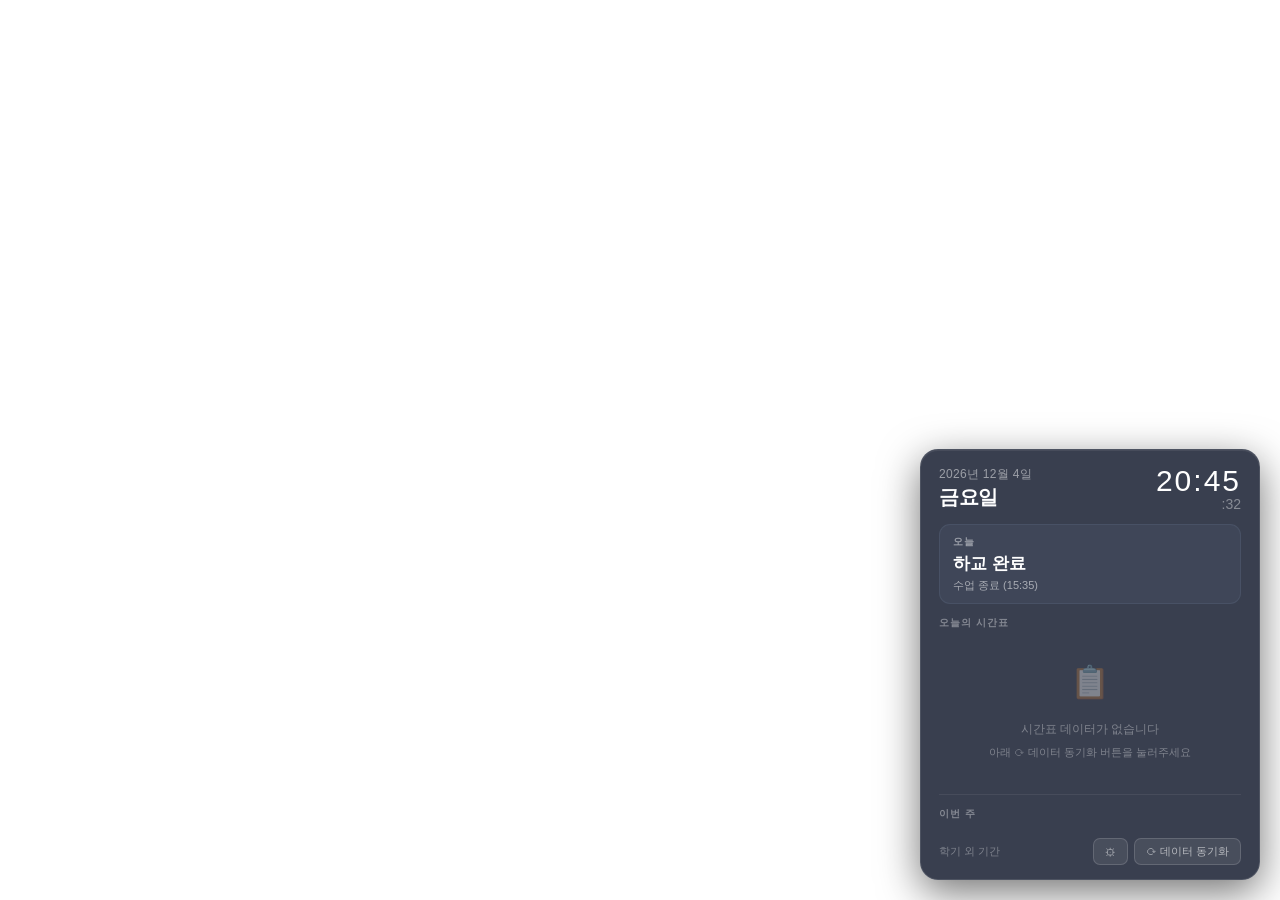
<file: timetable-widget.html>
<!DOCTYPE html>
<html lang="ko">
<head>
  <meta charset="UTF-8">
  <meta name="viewport" content="width=device-width, initial-scale=1.0">
  <title>시간표 위젯</title>
  <style>
    *, *::before, *::after { box-sizing: border-box; margin: 0; padding: 0; }

    body {
      font-family: 'Malgun Gothic', '맑은 고딕', sans-serif;
      background: transparent;
      color: white;
      margin: 0; padding: 0;
    }

    /* ── Corner positioning ── */
    .widget {
      position: fixed;
      /* default: bottom-right — overridden by JS from saved setting */
      bottom: var(--wy, 20px);
      right:  var(--wx, 20px);
      width: 340px;
      background: rgba(8, 16, 36, 0.80);
      backdrop-filter: blur(18px) saturate(1.4);
      -webkit-backdrop-filter: blur(18px) saturate(1.4);
      border: 1px solid rgba(255, 255, 255, 0.10);
      border-radius: 18px;
      padding: 16px 18px 14px;
      box-shadow: 0 12px 40px rgba(0, 0, 0, 0.55), inset 0 1px 0 rgba(255,255,255,0.07);
      display: flex;
      flex-direction: column;
      gap: 12px;
    }

    /* ── Header ── */
    .header {
      display: flex;
      justify-content: space-between;
      align-items: flex-start;
    }
    .header-left {}
    .date-line { font-size: 12px; color: rgba(255,255,255,0.50); letter-spacing: 0.3px; }
    .day-line  { font-size: 20px; font-weight: 800; letter-spacing: -0.3px; margin-top: 1px; }
    .clock-wrap { text-align: right; }
    .clock-hm  { font-size: 30px; font-weight: 200; letter-spacing: 2px; line-height: 1; }
    .clock-sec { font-size: 14px; font-weight: 300; color: rgba(255,255,255,0.40); }

    /* ── Current period card ── */
    .status-card {
      background: rgba(59, 130, 246, 0.14);
      border: 1px solid rgba(59, 130, 246, 0.30);
      border-radius: 11px;
      padding: 10px 13px;
    }
    .status-card.break-time {
      background: rgba(34, 197, 94, 0.12);
      border-color: rgba(34, 197, 94, 0.28);
    }
    .status-card.after-school {
      background: rgba(100, 116, 139, 0.14);
      border-color: rgba(100, 116, 139, 0.25);
    }
    .status-label { font-size: 10px; color: rgba(255,255,255,0.48); font-weight: 700; letter-spacing: 0.8px; text-transform: uppercase; margin-bottom: 3px; }
    .status-main  { font-size: 17px; font-weight: 700; }
    .status-sub   { font-size: 11px; color: rgba(255,255,255,0.55); margin-top: 3px; }
    .progress-track {
      margin-top: 8px;
      height: 3px;
      background: rgba(255,255,255,0.12);
      border-radius: 2px;
      overflow: hidden;
    }
    .progress-fill {
      height: 100%;
      background: linear-gradient(90deg, #3b82f6, #60a5fa);
      border-radius: 2px;
      transition: width 30s linear;
    }

    /* ── Section label ── */
    .section-label {
      font-size: 10px;
      color: rgba(255,255,255,0.38);
      font-weight: 700;
      letter-spacing: 1px;
      text-transform: uppercase;
      margin-bottom: 5px;
    }

    /* ── Today's schedule ── */
    .today-list { display: flex; flex-direction: column; gap: 2px; }
    .period-row {
      display: flex;
      align-items: center;
      gap: 8px;
      padding: 5px 8px;
      border-radius: 8px;
    }
    .period-row.is-current {
      background: rgba(59, 130, 246, 0.22);
      border: 1px solid rgba(59, 130, 246, 0.35);
    }
    .period-row.is-past { opacity: 0.38; }
    .period-idx {
      font-size: 10px;
      color: rgba(255,255,255,0.40);
      width: 24px;
      flex-shrink: 0;
      text-align: right;
    }
    .period-subject { font-size: 13px; font-weight: 700; flex: 1; white-space: nowrap; overflow: hidden; text-overflow: ellipsis; }
    .period-subject.empty { font-weight: 400; color: rgba(255,255,255,0.28); font-style: italic; }
    .period-time { font-size: 10px; color: rgba(255,255,255,0.35); flex-shrink: 0; }
    .now-badge {
      font-size: 9px;
      background: #3b82f6;
      color: white;
      padding: 1px 5px;
      border-radius: 3px;
      font-weight: 800;
      flex-shrink: 0;
    }
    .cell-dot {
      width: 6px; height: 6px;
      border-radius: 50%;
      flex-shrink: 0;
    }

    /* ── Divider ── */
    .divider { height: 1px; background: rgba(255,255,255,0.07); }

    /* ── Week mini table ── */
    .week-mini {
      width: 100%;
      border-collapse: collapse;
      table-layout: fixed;
    }
    .week-mini th {
      font-size: 10px;
      color: rgba(255,255,255,0.40);
      text-align: center;
      padding: 2px 0 4px;
      font-weight: 700;
    }
    .week-mini th.today-head { color: #60a5fa; }
    .week-mini td {
      font-size: 10px;
      text-align: center;
      padding: 2px 1px;
      color: rgba(255,255,255,0.65);
      white-space: nowrap;
      overflow: hidden;
      text-overflow: ellipsis;
    }
    .week-mini td.today-col { color: white; font-weight: 700; }
    .week-mini td.empty-cell { color: rgba(255,255,255,0.20); }
    .week-mini td.current-period-cell {
      background: rgba(59,130,246,0.25);
      border-radius: 3px;
    }
    .week-mini .period-head {
      font-size: 9px;
      color: rgba(255,255,255,0.25);
      text-align: right;
      padding-right: 4px;
    }

    /* ── Footer ── */
    .footer {
      display: flex;
      align-items: center;
      justify-content: space-between;
      margin-top: auto;
    }
    .week-name { font-size: 11px; color: rgba(255,255,255,0.35); }
    .sync-btn {
      background: rgba(255,255,255,0.08);
      border: 1px solid rgba(255,255,255,0.15);
      color: rgba(255,255,255,0.60);
      padding: 5px 11px;
      border-radius: 7px;
      font-size: 11px;
      cursor: pointer;
      font-family: inherit;
      transition: background 0.15s, color 0.15s;
    }
    .sync-btn:hover { background: rgba(255,255,255,0.15); color: white; }

    /* ── Overlay / Sync modal ── */
    .overlay {
      display: none;
      position: fixed;
      inset: 0;
      background: rgba(0, 0, 0, 0.75);
      z-index: 50;
      align-items: center;
      justify-content: center;
      padding: 16px;
    }
    .overlay.open { display: flex; }
    .sync-modal {
      background: #0f1d38;
      border: 1px solid rgba(255,255,255,0.14);
      border-radius: 16px;
      padding: 22px;
      width: 100%;
      max-width: 360px;
      box-shadow: 0 20px 60px rgba(0,0,0,0.6);
    }
    .sync-modal h3 { font-size: 16px; font-weight: 800; margin-bottom: 6px; }
    .sync-steps {
      font-size: 12px;
      color: rgba(255,255,255,0.58);
      line-height: 1.7;
      margin-bottom: 14px;
      background: rgba(255,255,255,0.04);
      border-radius: 8px;
      padding: 10px 12px;
    }
    .sync-steps b { color: #60a5fa; }
    .sync-textarea {
      width: 100%;
      height: 90px;
      background: rgba(0,0,0,0.35);
      border: 1px solid rgba(255,255,255,0.14);
      border-radius: 8px;
      color: rgba(255,255,255,0.85);
      font-size: 11px;
      padding: 9px 11px;
      resize: none;
      font-family: 'Consolas', monospace;
      margin-bottom: 13px;
    }
    .sync-textarea:focus { outline: none; border-color: #3b82f6; }
    .sync-textarea::placeholder { color: rgba(255,255,255,0.25); }
    .sync-actions { display: flex; gap: 8px; justify-content: flex-end; }
    .sync-actions button {
      padding: 7px 17px;
      border: none;
      border-radius: 8px;
      font-size: 12px;
      font-weight: 700;
      cursor: pointer;
      font-family: inherit;
    }
    .btn-cancel { background: rgba(255,255,255,0.10); color: rgba(255,255,255,0.75); }
    .btn-apply  { background: #3b82f6; color: white; }

    /* ── Settings modal ── */
    .settings-modal {
      background: #0f1d38;
      border: 1px solid rgba(255,255,255,0.14);
      border-radius: 16px;
      padding: 22px;
      width: 100%;
      max-width: 340px;
      box-shadow: 0 20px 60px rgba(0,0,0,0.6);
    }
    .settings-modal h3 { font-size: 15px; font-weight: 800; margin-bottom: 14px; }
    .setting-row { margin-bottom: 14px; }
    .setting-label { font-size: 11px; color: rgba(255,255,255,0.50); margin-bottom: 6px; font-weight: 700; letter-spacing: 0.5px; text-transform: uppercase; }

    /* Corner picker */
    .corner-grid {
      display: grid;
      grid-template-columns: 1fr 1fr;
      gap: 6px;
      background: rgba(0,0,0,0.25);
      border-radius: 10px;
      padding: 10px;
    }
    .corner-btn {
      background: rgba(255,255,255,0.07);
      border: 1px solid rgba(255,255,255,0.12);
      color: rgba(255,255,255,0.65);
      border-radius: 8px;
      padding: 8px 10px;
      font-size: 12px;
      font-family: inherit;
      cursor: pointer;
      text-align: center;
      transition: background 0.15s, border-color 0.15s;
    }
    .corner-btn:hover { background: rgba(255,255,255,0.13); }
    .corner-btn.active { background: rgba(59,130,246,0.30); border-color: #3b82f6; color: white; font-weight: 700; }
    .period-times-grid {
      display: grid;
      grid-template-columns: 1fr 1fr;
      gap: 6px;
    }
    .period-time-item { display: flex; align-items: center; gap: 5px; font-size: 11px; }
    .period-time-item label { color: rgba(255,255,255,0.45); width: 28px; flex-shrink: 0; }
    .time-input {
      background: rgba(255,255,255,0.08);
      border: 1px solid rgba(255,255,255,0.14);
      border-radius: 5px;
      color: white;
      font-size: 11px;
      padding: 4px 6px;
      font-family: inherit;
      width: 70px;
    }
    .time-input:focus { outline: none; border-color: #3b82f6; }

    /* ── Toast ── */
    .toast {
      position: fixed;
      bottom: 20px;
      left: 50%;
      transform: translateX(-50%) translateY(20px);
      background: rgba(30,50,90,0.95);
      border: 1px solid rgba(59,130,246,0.4);
      border-radius: 8px;
      padding: 8px 16px;
      font-size: 12px;
      opacity: 0;
      transition: opacity 0.25s, transform 0.25s;
      pointer-events: none;
      white-space: nowrap;
      z-index: 200;
    }
    .toast.show { opacity: 1; transform: translateX(-50%) translateY(0); }

    /* ── No data state ── */
    .no-data {
      text-align: center;
      padding: 20px 10px;
      color: rgba(255,255,255,0.35);
      font-size: 12px;
      line-height: 1.7;
    }
    .no-data-icon { font-size: 32px; margin-bottom: 10px; }
  </style>
</head>
<body>

<div class="widget">
  <!-- Header -->
  <div class="header">
    <div class="header-left">
      <div class="date-line" id="dateLine">날짜 로딩중...</div>
      <div class="day-line"  id="dayLine">--</div>
    </div>
    <div class="clock-wrap">
      <div class="clock-hm">
        <span id="clockH">--</span>:<span id="clockM">--</span>
      </div>
      <div class="clock-sec">:<span id="clockS">--</span></div>
    </div>
  </div>

  <!-- Current status -->
  <div class="status-card" id="statusCard">
    <div class="status-label" id="statusLabel">현재</div>
    <div class="status-main"  id="statusMain">로딩중...</div>
    <div class="status-sub"   id="statusSub"></div>
    <div class="progress-track" id="progressTrack" style="display:none">
      <div class="progress-fill" id="progressFill" style="width:0%"></div>
    </div>
  </div>

  <!-- Today schedule -->
  <div>
    <div class="section-label">오늘의 시간표</div>
    <div class="today-list" id="todayList"></div>
  </div>

  <div class="divider"></div>

  <!-- Week mini -->
  <div>
    <div class="section-label" id="weekLabel">이번 주</div>
    <div style="overflow-x:auto">
      <table class="week-mini" id="weekMini"></table>
    </div>
  </div>

  <!-- Footer -->
  <div class="footer">
    <div class="week-name" id="weekName"></div>
    <div style="display:flex;gap:6px">
      <button class="sync-btn" onclick="openSettings()" title="시간표 시각 설정">⚙</button>
      <button class="sync-btn" onclick="openSync()">⟳ 데이터 동기화</button>
    </div>
  </div>
</div>

<!-- Sync overlay -->
<div class="overlay" id="syncOverlay">
  <div class="sync-modal">
    <h3>📋 데이터 동기화</h3>
    <div class="sync-steps">
      ① 브라우저에서 <b>timetable.html</b> 열기<br>
      ② 우측 상단 <b>📲 위젯 복사</b> 버튼 클릭<br>
      ③ 아래 칸에 붙여넣기 (Ctrl+V)
    </div>
    <textarea class="sync-textarea" id="syncInput" placeholder="여기에 붙여넣기 하세요..."></textarea>
    <div class="sync-actions">
      <button class="btn-cancel" onclick="closeSync()">취소</button>
      <button class="btn-apply"  onclick="applySync()">적용</button>
    </div>
  </div>
</div>

<!-- Settings overlay -->
<div class="overlay" id="settingsOverlay">
  <div class="settings-modal">
    <h3>⚙ 위젯 설정</h3>

    <div class="setting-row">
      <div class="setting-label">위젯 위치 (화면 모서리)</div>
      <div class="corner-grid">
        <button class="corner-btn" data-corner="top-left"     onclick="selectCorner(this)">↖ 왼쪽 위</button>
        <button class="corner-btn" data-corner="top-right"    onclick="selectCorner(this)">↗ 오른쪽 위</button>
        <button class="corner-btn" data-corner="bottom-left"  onclick="selectCorner(this)">↙ 왼쪽 아래</button>
        <button class="corner-btn" data-corner="bottom-right" onclick="selectCorner(this)">↘ 오른쪽 아래</button>
      </div>
    </div>

    <div class="setting-row">
      <div class="setting-label">각 교시 시작~종료 시각 (HH:MM)</div>
      <div class="period-times-grid" id="periodTimesGrid"></div>
    </div>

    <div class="sync-actions" style="margin-top:14px">
      <button class="btn-cancel" onclick="closeSettings()">취소</button>
      <button class="btn-apply"  onclick="saveSettings()">저장</button>
    </div>
  </div>
</div>

<div class="toast" id="toast"></div>

<script>
// ──────────────────────────────────────────
//  Constants (must match timetable.html)
// ──────────────────────────────────────────
const STORAGE_KEY  = 'school_timetable_2026';
const SETTINGS_KEY = 'widget_settings_v1';

const WEEKS = [
  { label:'3월 1주', dates:['2026-03-02','2026-03-03','2026-03-04','2026-03-05','2026-03-06'] },
  { label:'3월 2주', dates:['2026-03-09','2026-03-10','2026-03-11','2026-03-12','2026-03-13'] },
  { label:'3월 3주', dates:['2026-03-16','2026-03-17','2026-03-18','2026-03-19','2026-03-20'] },
  { label:'3월 4주', dates:['2026-03-23','2026-03-24','2026-03-25','2026-03-26','2026-03-27'] },
  { label:'4월 1주', dates:['2026-03-30','2026-03-31','2026-04-01','2026-04-02','2026-04-03'] },
  { label:'4월 2주', dates:['2026-04-06','2026-04-07','2026-04-08','2026-04-09','2026-04-10'] },
  { label:'4월 3주', dates:['2026-04-13','2026-04-14','2026-04-15','2026-04-16','2026-04-17'] },
  { label:'4월 4주', dates:['2026-04-20','2026-04-21','2026-04-22','2026-04-23','2026-04-24'] },
  { label:'5월 1주', dates:['2026-04-27','2026-04-28','2026-04-29','2026-04-30','2026-05-01'] },
  { label:'5월 2주', dates:['2026-05-04','2026-05-05','2026-05-06','2026-05-07','2026-05-08'] },
  { label:'5월 3주', dates:['2026-05-11','2026-05-12','2026-05-13','2026-05-14','2026-05-15'] },
  { label:'5월 4주', dates:['2026-05-18','2026-05-19','2026-05-20','2026-05-21','2026-05-22'] },
  { label:'5월 5주', dates:['2026-05-25','2026-05-26','2026-05-27','2026-05-28','2026-05-29'] },
  { label:'6월 1주', dates:['2026-06-01','2026-06-02','2026-06-03','2026-06-04','2026-06-05'] },
  { label:'6월 2주', dates:['2026-06-08','2026-06-09','2026-06-10','2026-06-11','2026-06-12'] },
  { label:'6월 3주', dates:['2026-06-15','2026-06-16','2026-06-17','2026-06-18','2026-06-19'] },
  { label:'6월 4주', dates:['2026-06-22','2026-06-23','2026-06-24','2026-06-25','2026-06-26'] },
  { label:'7월 1주', dates:['2026-06-29','2026-06-30','2026-07-01','2026-07-02','2026-07-03'] },
  { label:'7월 2주', dates:['2026-07-06','2026-07-07','2026-07-08','2026-07-09','2026-07-10'] },
  { label:'7월 3주', dates:['2026-07-13','2026-07-14','2026-07-15','2026-07-16','2026-07-17'] },
];

const DAY_KO   = ['일', '월', '화', '수', '목', '금', '토'];
const PERIODS  = ['1교시', '2교시', '3교시', '4교시', '5교시', '6교시', '7교시'];
const HOLIDAYS = {
  '2026-03-02': '삼일절 대체',
  '2026-05-01': '근로자의날',
  '2026-05-05': '어린이날',
};

// Default period times (HH:MM)
const DEFAULT_PERIOD_TIMES = [
  { start: '08:30', end: '09:15' },
  { start: '09:25', end: '10:10' },
  { start: '10:20', end: '11:05' },
  { start: '11:15', end: '12:00' },
  { start: '13:00', end: '13:45' },
  { start: '13:55', end: '14:40' },
  { start: '14:50', end: '15:35' },
];

// Corner position map
const CORNER_CSS = {
  'top-left':     { top: '20px',    left: '20px',   bottom: 'auto', right: 'auto'  },
  'top-right':    { top: '20px',    right: '20px',  bottom: 'auto', left: 'auto'   },
  'bottom-left':  { bottom: '20px', left: '20px',   top: 'auto',    right: 'auto'  },
  'bottom-right': { bottom: '20px', right: '20px',  top: 'auto',    left: 'auto'   },
};

// ──────────────────────────────────────────
//  State
// ──────────────────────────────────────────
let timetableData  = {};
let periodTimes    = [...DEFAULT_PERIOD_TIMES];
let currentCorner  = 'bottom-right';

// ──────────────────────────────────────────
//  Data loading
// ──────────────────────────────────────────
function loadData() {
  try {
    const raw = localStorage.getItem(STORAGE_KEY);
    timetableData = raw ? JSON.parse(raw) : {};
  } catch {
    timetableData = {};
  }
}

function loadSettings() {
  try {
    const raw = localStorage.getItem(SETTINGS_KEY);
    if (raw) {
      const saved = JSON.parse(raw);
      if (saved.periodTimes) periodTimes   = saved.periodTimes;
      if (saved.corner)      currentCorner = saved.corner;
    }
  } catch {}
}

function saveSettingsData() {
  localStorage.setItem(SETTINGS_KEY, JSON.stringify({
    periodTimes,
    corner: currentCorner,
  }));
}

function applyCorner(corner) {
  currentCorner = corner;
  const widget = document.querySelector('.widget');
  const css = CORNER_CSS[corner] || CORNER_CSS['bottom-right'];
  Object.entries(css).forEach(([prop, val]) => {
    widget.style[prop] = val;
  });
}

function readCell(date, pIdx) {
  return timetableData[`${date}__${pIdx}`] || null;
}

// ──────────────────────────────────────────
//  Time helpers
// ──────────────────────────────────────────
function pad2(n) { return String(n).padStart(2, '0'); }

function todayStr() {
  const d = new Date();
  return `${d.getFullYear()}-${pad2(d.getMonth() + 1)}-${pad2(d.getDate())}`;
}

function timeToMinutes(hhmm) {
  const [h, m] = hhmm.split(':').map(Number);
  return h * 60 + m;
}

function nowMinutes() {
  const d = new Date();
  return d.getHours() * 60 + d.getMinutes();
}

// Returns: { type: 'class'|'break'|'before'|'after', periodIdx?, progress? }
function getCurrentPeriodStatus() {
  const now = nowMinutes();
  for (let i = 0; i < periodTimes.length; i++) {
    const startMin = timeToMinutes(periodTimes[i].start);
    const endMin   = timeToMinutes(periodTimes[i].end);
    if (now >= startMin && now < endMin) {
      const progress = (now - startMin) / (endMin - startMin);
      return { type: 'class', periodIdx: i, progress };
    }
    // Gap before next period (break time)
    if (i < periodTimes.length - 1) {
      const nextStart = timeToMinutes(periodTimes[i + 1].start);
      if (now >= endMin && now < nextStart) {
        const breakProgress = (now - endMin) / (nextStart - endMin);
        return { type: 'break', afterPeriodIdx: i, beforePeriodIdx: i + 1, breakProgress };
      }
    }
  }
  const firstStart = timeToMinutes(periodTimes[0].start);
  const lastEnd    = timeToMinutes(periodTimes[periodTimes.length - 1].end);
  if (now < firstStart) return { type: 'before' };
  return { type: 'after' };
}

// ──────────────────────────────────────────
//  Find current week
// ──────────────────────────────────────────
function findCurrentWeek(dateStr) {
  return WEEKS.find(w => w.dates.includes(dateStr)) || null;
}

// ──────────────────────────────────────────
//  Render clock
// ──────────────────────────────────────────
function renderClock() {
  const now = new Date();
  document.getElementById('clockH').textContent = pad2(now.getHours());
  document.getElementById('clockM').textContent = pad2(now.getMinutes());
  document.getElementById('clockS').textContent = pad2(now.getSeconds());

  const month = now.getMonth() + 1;
  const date  = now.getDate();
  const day   = DAY_KO[now.getDay()];
  document.getElementById('dateLine').textContent = `${now.getFullYear()}년 ${month}월 ${date}일`;
  document.getElementById('dayLine').textContent  = `${day}요일`;
}

// ──────────────────────────────────────────
//  Render current status card
// ──────────────────────────────────────────
function renderStatus(today, status) {
  const card      = document.getElementById('statusCard');
  const labelEl   = document.getElementById('statusLabel');
  const mainEl    = document.getElementById('statusMain');
  const subEl     = document.getElementById('statusSub');
  const trackEl   = document.getElementById('progressTrack');
  const fillEl    = document.getElementById('progressFill');

  card.className = 'status-card';

  if (HOLIDAYS[today]) {
    labelEl.textContent = '오늘';
    mainEl.textContent  = HOLIDAYS[today];
    subEl.textContent   = '공휴일';
    trackEl.style.display = 'none';
    return;
  }

  const dow = new Date(today).getDay();
  if (dow === 0 || dow === 6) {
    labelEl.textContent = '오늘';
    mainEl.textContent  = '주말';
    subEl.textContent   = '수업 없음';
    trackEl.style.display = 'none';
    return;
  }

  if (status.type === 'before') {
    labelEl.textContent = '수업 전';
    const cell = readCell(today, 0);
    mainEl.textContent  = cell ? `${PERIODS[0]} · ${cell.content}` : PERIODS[0];
    subEl.textContent   = `${periodTimes[0].start} 시작 예정`;
    trackEl.style.display = 'none';
    return;
  }

  if (status.type === 'after') {
    card.classList.add('after-school');
    labelEl.textContent = '오늘';
    mainEl.textContent  = '하교 완료';
    subEl.textContent   = `수업 종료 (${periodTimes[periodTimes.length - 1].end})`;
    trackEl.style.display = 'none';
    return;
  }

  if (status.type === 'break') {
    card.classList.add('break-time');
    const nextCell = readCell(today, status.beforePeriodIdx);
    labelEl.textContent = '쉬는 시간';
    mainEl.textContent  = `다음: ${PERIODS[status.beforePeriodIdx]}` +
      (nextCell ? ` · ${nextCell.content}` : '');
    subEl.textContent   = `${periodTimes[status.beforePeriodIdx].start} 시작`;
    trackEl.style.display = 'none';
    return;
  }

  if (status.type === 'class') {
    const pIdx = status.periodIdx;
    const cell = readCell(today, pIdx);
    labelEl.textContent = `현재 · ${PERIODS[pIdx]}`;
    mainEl.textContent  = cell ? cell.content || '(과목 없음)' : '(과목 없음)';
    subEl.textContent   = `${periodTimes[pIdx].start} ~ ${periodTimes[pIdx].end}`;
    trackEl.style.display = '';
    fillEl.style.width  = `${Math.round(status.progress * 100)}%`;
  }
}

// ──────────────────────────────────────────
//  Render today's list
// ──────────────────────────────────────────
function renderToday(today, status) {
  const listEl = document.getElementById('todayList');

  const dow = new Date(today).getDay();
  if (dow === 0 || dow === 6 || HOLIDAYS[today]) {
    listEl.innerHTML = `<div class="no-data"><div class="no-data-icon">🏖️</div>수업이 없는 날입니다</div>`;
    return;
  }

  const hasAnyData = PERIODS.some((_, i) => readCell(today, i));
  if (!hasAnyData && Object.keys(timetableData).length === 0) {
    listEl.innerHTML = `
      <div class="no-data">
        <div class="no-data-icon">📋</div>
        시간표 데이터가 없습니다<br>
        <span style="font-size:11px;margin-top:4px;display:block">아래 ⟳ 데이터 동기화 버튼을 눌러주세요</span>
      </div>`;
    return;
  }

  const rows = PERIODS.map((label, i) => {
    const cell = readCell(today, i);
    const content = cell ? (cell.content || '') : '';
    const bgColor = cell ? (cell.color || '#FFFFFF') : '#FFFFFF';

    let rowClass = 'period-row';
    let badge    = '';

    if (status.type === 'class' && status.periodIdx === i) {
      rowClass += ' is-current';
      badge = `<span class="now-badge">NOW</span>`;
    } else if (
      status.type === 'after' ||
      (status.type === 'class' && i < status.periodIdx) ||
      (status.type === 'break' && i <= status.afterPeriodIdx)
    ) {
      rowClass += ' is-past';
    }

    // Color dot (only if not white/default)
    const showDot = content && bgColor.toUpperCase() !== '#FFFFFF';
    const dot = showDot
      ? `<span class="cell-dot" style="background:${bgColor}"></span>`
      : `<span style="width:6px;flex-shrink:0"></span>`;

    const timeStr = `${periodTimes[i].start}`;

    return `
      <div class="${rowClass}">
        <span class="period-idx">${i + 1}</span>
        ${dot}
        <span class="period-subject ${content ? '' : 'empty'}">${content || '—'}</span>
        ${badge}
        <span class="period-time">${timeStr}</span>
      </div>`;
  }).join('');

  listEl.innerHTML = rows;
}

// ──────────────────────────────────────────
//  Render week mini table
// ──────────────────────────────────────────
function renderWeekMini(today) {
  const week = findCurrentWeek(today);
  const miniEl  = document.getElementById('weekMini');
  const labelEl = document.getElementById('weekLabel');
  const nameEl  = document.getElementById('weekName');

  if (!week) {
    miniEl.innerHTML = '';
    labelEl.textContent = '이번 주';
    nameEl.textContent  = '학기 외 기간';
    return;
  }

  labelEl.textContent = `이번 주 · ${week.label}`;
  nameEl.textContent  = week.label;

  const dayNames = ['월', '화', '수', '목', '금'];
  const status   = getCurrentPeriodStatus();
  const todayIdx = week.dates.indexOf(today);

  // Header
  let html = '<thead><tr><th></th>';
  dayNames.forEach((d, i) => {
    const cls = i === todayIdx ? 'today-head' : '';
    html += `<th class="${cls}">${d}</th>`;
  });
  html += '</tr></thead><tbody>';

  // Period rows
  PERIODS.forEach((_, pIdx) => {
    html += `<tr><td class="period-head">${pIdx + 1}</td>`;
    week.dates.forEach((date, dIdx) => {
      const cell = readCell(date, pIdx);
      const text = cell ? (cell.content || '') : '';
      let cls = '';
      if (dIdx === todayIdx) {
        cls = 'today-col';
        if (status.type === 'class' && status.periodIdx === pIdx) {
          cls += ' current-period-cell';
        }
      }
      if (!text) cls += ' empty-cell';
      html += `<td class="${cls.trim()}" title="${text}">${text.slice(0, 3) || '·'}</td>`;
    });
    html += '</tr>';
  });

  html += '</tbody>';
  miniEl.innerHTML = html;
}

// ──────────────────────────────────────────
//  Full render
// ──────────────────────────────────────────
function renderAll() {
  loadData();
  const today  = todayStr();
  const status = getCurrentPeriodStatus();

  renderClock();
  renderStatus(today, status);
  renderToday(today, status);
  renderWeekMini(today);
}

// ──────────────────────────────────────────
//  Sync modal
// ──────────────────────────────────────────
function openSync() {
  document.getElementById('syncInput').value = '';
  document.getElementById('syncOverlay').classList.add('open');
  setTimeout(() => document.getElementById('syncInput').focus(), 100);
}

function closeSync() {
  document.getElementById('syncOverlay').classList.remove('open');
}

function applySync() {
  const raw = document.getElementById('syncInput').value.trim();
  if (!raw) { showToast('내용을 붙여넣기 해주세요.'); return; }

  try {
    const parsed = JSON.parse(raw);
    // Accept: raw timetableData object OR wrapped { school_timetable_2026: {...} }
    let data = parsed;
    if (parsed[STORAGE_KEY]) {
      data = parsed[STORAGE_KEY];
    }
    if (typeof data !== 'object' || Array.isArray(data)) {
      throw new Error('형식 오류');
    }
    localStorage.setItem(STORAGE_KEY, JSON.stringify(data));
    timetableData = data;
    closeSync();
    renderAll();
    showToast(`✓ 동기화 완료 (${Object.keys(data).length}개 셀)`);
  } catch (e) {
    showToast('❌ 데이터 형식이 올바르지 않습니다.');
  }
}

// ──────────────────────────────────────────
//  Settings modal
// ──────────────────────────────────────────
function selectCorner(btn) {
  document.querySelectorAll('.corner-btn').forEach(b => b.classList.remove('active'));
  btn.classList.add('active');
}

function openSettings() {
  // Highlight current corner
  document.querySelectorAll('.corner-btn').forEach(btn => {
    btn.classList.toggle('active', btn.dataset.corner === currentCorner);
  });

  // Build period time inputs
  const grid = document.getElementById('periodTimesGrid');
  grid.innerHTML = periodTimes.map((pt, i) => `
    <div class="period-time-item">
      <label>${i + 1}교시</label>
      <input class="time-input" id="st${i}" type="time" value="${pt.start}">
      ~
      <input class="time-input" id="et${i}" type="time" value="${pt.end}">
    </div>
  `).join('');

  document.getElementById('settingsOverlay').classList.add('open');
}

function closeSettings() {
  document.getElementById('settingsOverlay').classList.remove('open');
}

function saveSettings() {
  // Save corner
  const activeCornerBtn = document.querySelector('.corner-btn.active');
  const newCorner = activeCornerBtn ? activeCornerBtn.dataset.corner : currentCorner;
  applyCorner(newCorner);

  // Save period times
  const updated = periodTimes.map((_, i) => ({
    start: document.getElementById(`st${i}`).value || periodTimes[i].start,
    end:   document.getElementById(`et${i}`).value || periodTimes[i].end,
  }));
  periodTimes = updated;

  saveSettingsData();
  closeSettings();
  renderAll();
  showToast('✓ 설정 저장됨');
}

// ──────────────────────────────────────────
//  Toast
// ──────────────────────────────────────────
let toastTimer = null;
function showToast(msg) {
  const el = document.getElementById('toast');
  el.textContent = msg;
  el.classList.add('show');
  if (toastTimer) clearTimeout(toastTimer);
  toastTimer = setTimeout(() => el.classList.remove('show'), 2400);
}

// ──────────────────────────────────────────
//  Keyboard shortcuts
// ──────────────────────────────────────────
document.addEventListener('keydown', e => {
  if (e.key === 'Escape') { closeSync(); closeSettings(); }
});

// Click-outside to close overlays
document.getElementById('syncOverlay').addEventListener('click', function(e) {
  if (e.target === this) closeSync();
});
document.getElementById('settingsOverlay').addEventListener('click', function(e) {
  if (e.target === this) closeSettings();
});

// ──────────────────────────────────────────
//  Init & tick loop
// ──────────────────────────────────────────
loadSettings();
applyCorner(currentCorner);
loadData();
renderAll();

// Clock ticks every second
setInterval(() => {
  renderClock();
}, 1000);

// Full refresh every 30s (status/progress)
setInterval(() => {
  renderAll();
}, 30_000);
</script>
</body>
</html>
</file>
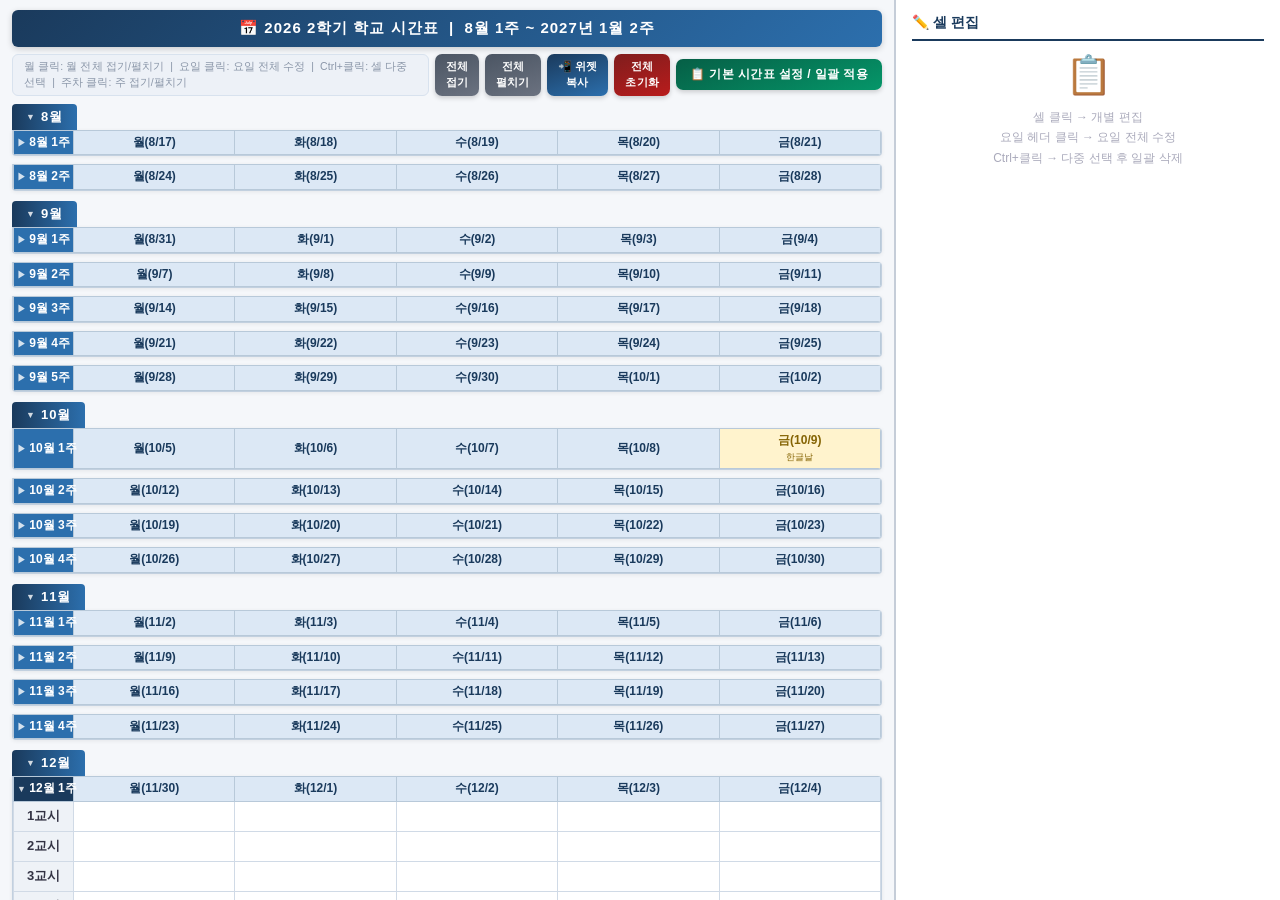
<file: timetable.html>
<!DOCTYPE html>
<html lang="ko">
<head>
  <meta charset="UTF-8">
  <meta name="viewport" content="width=device-width, initial-scale=1.0">
  <title>2026 2학기 학교 시간표</title>
  <style>
    *, *::before, *::after { box-sizing: border-box; margin: 0; padding: 0; }

    body {
      font-family: 'Malgun Gothic', '맑은 고딕', sans-serif;
      font-size: 13px;
      background: #eef1f6;
      height: 100vh;
      overflow: hidden;
    }

    .app { display: flex; height: 100vh; }

    /* ── LEFT PANEL ── */
    .timetable-panel {
      width: 70%; height: 100%;
      overflow-y: auto; overflow-x: hidden;
      padding: 10px 12px;
      background: #f5f7fa;
      border-right: 2px solid #c5cdd8;
    }
    .timetable-panel::-webkit-scrollbar { width: 6px; }
    .timetable-panel::-webkit-scrollbar-track { background: #eef1f6; }
    .timetable-panel::-webkit-scrollbar-thumb { background: #9eb3c9; border-radius: 3px; }

    .app-header {
      text-align: center;
      background: linear-gradient(135deg, #1a3a5c 0%, #2c6fad 100%);
      color: white; padding: 9px 0; border-radius: 6px;
      margin-bottom: 7px; font-size: 15px; font-weight: bold;
      letter-spacing: 1px; box-shadow: 0 2px 6px rgba(0,0,0,0.18);
    }

    .toolbar {
      display: flex; justify-content: flex-end;
      align-items: center; gap: 6px; margin-bottom: 8px;
    }
    .toolbar-hint {
      font-size: 10.5px; color: #8a96a8;
      background: #edf1f7; border: 1px solid #d8e2ee;
      border-radius: 6px; padding: 4px 11px;
      letter-spacing: 0.1px; line-height: 1.5;
      flex: 1;
    }
    /* 접기/펼치기 소형 버튼 */
    .btn-collapse {
      background: linear-gradient(160deg, #4b5563, #6b7280);
      color: white; border: none; border-radius: 7px;
      padding: 5px 11px; font-size: 11px; font-weight: 700;
      font-family: inherit; cursor: pointer; letter-spacing: 0.2px;
      line-height: 1.45; text-align: center;
      box-shadow: 0 2px 5px rgba(0,0,0,0.18);
      transition: filter 0.15s, box-shadow 0.15s, transform 0.1s;
    }
    .btn-collapse:hover { filter: brightness(1.15); box-shadow: 0 3px 8px rgba(0,0,0,0.22); }
    .btn-collapse:active { transform: translateY(1px); box-shadow: 0 1px 3px rgba(0,0,0,0.2); }
    /* 기본 시간표 버튼 */
    .btn-template-open {
      background: linear-gradient(160deg, #065f46, #059669);
      color: white; border: none; border-radius: 7px;
      padding: 7px 14px; font-size: 12px; font-weight: 700;
      font-family: inherit; cursor: pointer; letter-spacing: 0.4px;
      box-shadow: 0 2px 5px rgba(0,0,0,0.18);
      transition: filter 0.15s, box-shadow 0.15s, transform 0.1s;
    }
    .btn-template-open:hover { filter: brightness(1.1); box-shadow: 0 3px 8px rgba(0,0,0,0.22); }
    .btn-template-open:active { transform: translateY(1px); }

    .month-group { margin-bottom: 10px; }
    .month-label {
      display: inline-flex;
      align-items: center;
      gap: 5px;
      background: linear-gradient(90deg, #1a3a5c, #2c6fad);
      color: white; padding: 4px 14px; font-weight: bold;
      font-size: 13px; border-radius: 4px 4px 0 0; letter-spacing: 1px;
      cursor: pointer; user-select: none;
      transition: filter 0.15s;
    }
    .month-label:hover { filter: brightness(1.2); }
    .month-collapse-indicator { font-size: 9px; opacity: 0.8; }

    .week-block {
      background: white; border: 1px solid #c2d0df; border-top: none;
      margin-bottom: 8px; overflow: hidden;
      box-shadow: 0 1px 4px rgba(0,0,0,0.07);
      border-radius: 0 4px 4px 4px;
    }

    /* ── TIMETABLE TABLE ── */
    .week-table { width: 100%; border-collapse: collapse; table-layout: fixed; }

    .week-table th {
      border: 1px solid #b8c9d9; padding: 4px 3px;
      text-align: center; font-size: 12px; font-weight: bold;
      white-space: nowrap; line-height: 1.3;
    }
    .th-week { background: #1a3a5c; color: white; width: 60px; font-size: 11px; cursor: pointer; user-select: none; transition: background 0.15s; }
    .th-week:hover { background: #2c5f96; }
    .week-block.collapsed .th-week { background: #2c6fad; }
    .collapse-indicator { font-size: 9px; opacity: 0.8; }

    .th-day {
      background: #dce8f5; color: #1a3a5c;
      cursor: pointer; user-select: none;
      transition: background 0.13s, color 0.13s;
    }
    .th-day:hover { background: #bcd4ed; }
    .th-day.holiday { background: #fff3cd; color: #856404; }
    .th-day.holiday:hover { background: #ffe69c; }
    .th-day.day-active { background: #1a3a5c !important; color: white !important; }

    .week-table td {
      border: 1px solid #d0dae6; padding: 2px 4px;
      text-align: center; height: 30px; font-size: 13px; font-weight: 700;
      white-space: nowrap; overflow: hidden; text-overflow: ellipsis;
      transition: filter 0.12s;
    }
    .td-period {
      background: #eef2f7; font-weight: bold; color: #334;
      width: 60px; cursor: default; font-size: 12px;
    }
    .td-cell { cursor: pointer; background: #fff; }
    .td-cell:hover { filter: brightness(0.91); }

    /* single selection: red outline */
    .td-cell.selected {
      outline: 2.5px solid #e03030;
      outline-offset: -2px; position: relative; z-index: 2;
    }
    /* multi-selection: orange outline */
    .td-cell.multi-sel {
      outline: 2.5px solid #d97706;
      outline-offset: -2px; position: relative; z-index: 2;
    }

    /* ── RIGHT PANEL ── */
    .detail-panel {
      width: 30%; height: 100%; overflow-y: auto;
      background: #fff; padding: 14px 16px;
      display: flex; flex-direction: column;
    }
    .detail-panel::-webkit-scrollbar { width: 6px; }
    .detail-panel::-webkit-scrollbar-thumb { background: #9eb3c9; border-radius: 3px; }

    .detail-header {
      font-size: 14px; font-weight: bold; color: #1a3a5c;
      border-bottom: 2px solid #1a3a5c;
      padding-bottom: 7px; margin-bottom: 12px;
    }

    /* empty state */
    .empty-state {
      flex: 1; display: flex; flex-direction: column;
      align-items: center; justify-content: center;
      color: #b0b8c4; text-align: center; gap: 10px;
    }
    .empty-icon { font-size: 38px; }
    .empty-text { font-size: 12px; line-height: 1.7; color: #aab; }

    /* cell info card */
    .cell-info-card {
      background: #eef4fb; border: 1px solid #b3cde0;
      border-radius: 6px; padding: 9px 12px; margin-bottom: 12px;
    }
    .info-row {
      display: flex; align-items: center; gap: 8px;
      margin-bottom: 3px; font-size: 12px;
    }
    .info-row:last-child { margin-bottom: 0; }
    .info-label { color: #778; font-weight: bold; min-width: 36px; }
    .info-value { color: #1a3a5c; font-weight: bold; }
    .holiday-badge {
      font-size: 10px; background: #fff3cd; color: #856404;
      border: 1px solid #ffc107; padding: 1px 6px; border-radius: 10px;
    }

    /* form */
    .section-title {
      font-size: 11px; font-weight: bold; color: #556;
      margin-bottom: 5px; display: flex; align-items: center; gap: 6px;
    }
    .section-title::before {
      content: ''; width: 3px; height: 11px;
      background: #2c6fad; border-radius: 2px;
    }
    .form-group { margin-bottom: 12px; }
    .form-input, .form-textarea {
      width: 100%; border: 1.5px solid #cdd8e6; border-radius: 5px;
      padding: 7px 9px; font-size: 13px; font-family: inherit;
      color: #222; background: #fafcff; transition: border-color 0.2s;
    }
    .form-input:focus, .form-textarea:focus {
      outline: none; border-color: #2c6fad; background: white;
    }
    .form-textarea { height: 68px; resize: vertical; }

    /* color palette */
    .divider { border: none; border-top: 1px solid #eee; margin: 10px 0; }
    .color-grid {
      display: grid; grid-template-columns: repeat(5,1fr);
      gap: 6px; margin-bottom: 8px;
    }
    .color-item { display: flex; flex-direction: column; align-items: center; gap: 3px; cursor: pointer; }
    .color-swatch {
      width: 30px; height: 30px; border-radius: 5px; border: 2px solid #ccc;
      cursor: pointer; transition: transform 0.13s, box-shadow 0.13s;
    }
    .color-swatch:hover { transform: scale(1.18); box-shadow: 0 2px 8px rgba(0,0,0,0.18); }
    .color-swatch.active { border-color: #e03030; box-shadow: 0 0 0 2px rgba(224,48,48,0.25); }
    .color-name { font-size: 9px; color: #778; text-align: center; }
    /* "변경 안함" 스와치 - 대각선 빗금 패턴 */
    .day-swatch-nochange {
      background: repeating-linear-gradient(
        45deg, #ccc 0px, #ccc 3px, #fff 3px, #fff 8px
      ) !important;
    }

    .custom-color-row {
      display: flex; align-items: center; gap: 8px;
      padding: 6px 9px; background: #f5f7fa; border-radius: 5px; margin-top: 4px;
    }
    .custom-color-row label { font-size: 11px; color: #667; white-space: nowrap; }
    .custom-color-input { width: 36px; height: 28px; border: 1px solid #ccc; border-radius: 4px; cursor: pointer; padding: 2px; }
    .color-preview { flex: 1; height: 22px; border-radius: 4px; border: 1px solid #ccc; transition: background-color 0.2s; }
    .color-hex { font-size: 10px; color: #889; font-family: monospace; }

    /* buttons */
    .btn-row { display: flex; gap: 8px; margin-top: 14px; }
    .btn {
      flex: 1; padding: 9px 0; border: none; border-radius: 6px;
      font-size: 13px; font-weight: bold; cursor: pointer; font-family: inherit;
      transition: filter 0.15s, transform 0.1s;
    }
    .btn:hover { filter: brightness(1.1); transform: translateY(-1px); }
    .btn:active { transform: translateY(0); }
    .btn-save  { background: linear-gradient(135deg, #1a3a5c, #2c6fad); color: white; }
    .btn-clear { background: linear-gradient(135deg, #b91c1c, #dc2626); color: white; }
    .btn-cancel { background: #e2e8f0; color: #334; }

    /* ── DAY EDIT PANEL ── */
    .day-info-card {
      background: #f0fdf4; border: 1px solid #86efac;
      border-radius: 6px; padding: 9px 12px; margin-bottom: 12px;
    }
    .day-period-row {
      display: flex; align-items: center; gap: 8px; margin-bottom: 6px;
    }
    .day-period-row:last-child { margin-bottom: 0; }
    .day-period-label {
      width: 44px; font-size: 11px; font-weight: bold; color: #334;
      text-align: center; background: #eef2f7;
      padding: 5px 2px; border-radius: 4px; flex-shrink: 0;
    }

    /* ── MULTI-SELECT PANEL ── */
    .multi-info-card {
      background: #fffbeb; border: 1px solid #fcd34d;
      border-radius: 6px; padding: 14px 12px; margin-bottom: 12px;
      text-align: center;
    }
    .multi-count { font-size: 28px; font-weight: bold; color: #d97706; }
    .multi-label { font-size: 12px; color: #92400e; margin-top: 4px; }
    .multi-hint {
      font-size: 11px; color: #889; background: #f5f7fa;
      border-radius: 5px; padding: 7px 10px; margin-bottom: 12px;
      line-height: 1.6;
    }

    /* toast */
    .toast {
      position: fixed; bottom: 18px; left: 50%;
      transform: translateX(-50%) translateY(80px);
      background: rgba(30,30,30,0.88); color: white;
      padding: 7px 20px; border-radius: 20px; font-size: 12px;
      transition: transform 0.28s ease; z-index: 9999; pointer-events: none;
    }
    .toast.show { transform: translateX(-50%) translateY(0); }

    /* ══ TEMPLATE MODAL ══ */
    .modal-overlay {
      position: fixed; inset: 0; background: rgba(0,0,0,0.55);
      display: flex; align-items: center; justify-content: center; z-index: 1000;
    }
    .modal-box {
      background: white; border-radius: 10px;
      width: min(92vw, 860px); max-height: 92vh; overflow-y: auto;
      box-shadow: 0 8px 32px rgba(0,0,0,0.28); display: flex; flex-direction: column;
    }
    .modal-box::-webkit-scrollbar { width: 6px; }
    .modal-box::-webkit-scrollbar-thumb { background: #9eb3c9; border-radius: 3px; }

    .modal-head {
      display: flex; align-items: center; justify-content: space-between;
      padding: 14px 18px 12px;
      background: linear-gradient(135deg, #1a3a5c, #2c6fad);
      border-radius: 10px 10px 0 0;
    }
    .modal-title { color: white; font-size: 15px; font-weight: bold; }
    .modal-close {
      background: rgba(255,255,255,0.2); border: none; color: white;
      width: 28px; height: 28px; border-radius: 50%; font-size: 16px;
      cursor: pointer; font-family: inherit;
      display: flex; align-items: center; justify-content: center;
      transition: background 0.15s;
    }
    .modal-close:hover { background: rgba(255,255,255,0.4); }
    .modal-body { padding: 16px 18px; }

    .template-table { width: 100%; border-collapse: collapse; margin-bottom: 16px; }
    .template-table th {
      background: #dce8f5; color: #1a3a5c; border: 1px solid #b8c9d9;
      padding: 5px 4px; text-align: center; font-size: 12px; font-weight: bold;
    }
    .template-table th.period-th { background: #1a3a5c; color: white; width: 58px; }
    .template-table td { border: 1px solid #d0dae6; padding: 3px; }
    .template-input {
      width: 100%; border: 1.5px solid #cdd8e6; border-radius: 4px;
      padding: 5px 6px; font-size: 13px; font-weight: 700;
      font-family: inherit; text-align: center;
      background: #fafcff; transition: border-color 0.15s;
    }
    .template-input:focus { outline: none; border-color: #2c6fad; background: white; }

    .apply-options { background: #f5f7fa; border-radius: 6px; padding: 12px 14px; margin-bottom: 14px; }
    .option-row {
      display: flex; align-items: center; gap: 10px;
      margin-bottom: 10px; font-size: 12px; color: #334;
    }
    .option-row:last-child { margin-bottom: 0; }
    .option-label { font-weight: bold; min-width: 72px; color: #445; }
    .option-row select {
      border: 1.5px solid #cdd8e6; border-radius: 4px;
      padding: 4px 6px; font-size: 12px; font-family: inherit;
      background: white; color: #222;
    }
    .radio-group { display: flex; gap: 14px; align-items: center; }
    .radio-group label { display: flex; align-items: center; gap: 4px; cursor: pointer; font-size: 12px; }

    .modal-foot {
      display: flex; gap: 8px; padding: 12px 18px;
      border-top: 1px solid #eee; background: #fafcff;
      border-radius: 0 0 10px 10px;
    }
    .mbtn {
      flex: 1; padding: 9px 0; border: none; border-radius: 6px;
      font-size: 13px; font-weight: bold; cursor: pointer; font-family: inherit;
      transition: filter 0.15s, transform 0.1s;
    }
    .mbtn:hover { filter: brightness(1.1); transform: translateY(-1px); }
    .mbtn:active { transform: translateY(0); }
    .mbtn-save-only { background: #e2e8f0; color: #334; }
    .mbtn-apply  { background: linear-gradient(135deg, #065f46, #059669); color: white; }
    .mbtn-cancel { background: linear-gradient(135deg, #64748b, #94a3b8); color: white; }
  </style>
</head>
<body>
<div class="app">

  <!-- 70% LEFT -->
  <div class="timetable-panel">
    <div class="app-header">📅 2026 2학기 학교 시간표 &nbsp;|&nbsp; 8월 1주 ~ 2027년 1월 2주</div>
    <div class="toolbar">
      <span class="toolbar-hint">월 클릭: 월 전체 접기/펼치기 &nbsp;|&nbsp; 요일 클릭: 요일 전체 수정 &nbsp;|&nbsp; Ctrl+클릭: 셀 다중 선택 &nbsp;|&nbsp; 주차 클릭: 주 접기/펼치기</span>
      <button class="btn-collapse" onclick="collapseAllWeeks()">전체<br>접기</button>
      <button class="btn-collapse" onclick="expandAllWeeks()">전체<br>펼치기</button>
      <button class="btn-collapse" onclick="copyWidgetData()" id="btnWidgetCopy" style="background:linear-gradient(160deg,#1a3a5c,#2c6fad)">📲 위젯<br>복사</button>
      <button class="btn-collapse" onclick="openResetModal()" style="background:linear-gradient(160deg,#7f1d1d,#b91c1c)">전체<br>초기화</button>
      <button class="btn-template-open" onclick="openTemplateModal()">📋 기본 시간표 설정 / 일괄 적용</button>
    </div>
    <div id="timetableContent"></div>
  </div>

  <!-- 30% RIGHT -->
  <div class="detail-panel">
    <div class="detail-header" id="detailHeader">✏️ 셀 편집</div>
    <div id="detailContent"></div>
  </div>
</div>

<!-- TEMPLATE MODAL -->
<div class="modal-overlay" id="templateModal" style="display:none" onclick="onOverlayClick(event)">
  <div class="modal-box">
    <div class="modal-head">
      <span class="modal-title">📋 기본 시간표 설정 / 일괄 적용</span>
      <button class="modal-close" onclick="closeTemplateModal()">✕</button>
    </div>
    <div class="modal-body">
      <div id="templateGridWrap"></div>
      <div class="apply-options">
        <div class="option-row">
          <span class="option-label">적용 범위</span>
          <select id="tmpl-from"></select>
          <span style="color:#667">~</span>
          <select id="tmpl-to"></select>
        </div>
        <div class="option-row">
          <span class="option-label">덮어쓰기</span>
          <div class="radio-group">
            <label><input type="radio" name="overwrite" value="empty" checked> 빈 셀에만 적용</label>
            <label><input type="radio" name="overwrite" value="all"> 기존 내용 모두 덮어쓰기</label>
          </div>
        </div>
      </div>
    </div>
    <div class="modal-foot">
      <button class="mbtn mbtn-save-only" onclick="saveTemplateOnly()">💾 저장만</button>
      <button class="mbtn mbtn-apply"     onclick="applyTemplate()">✅ 저장 및 적용</button>
      <button class="mbtn mbtn-cancel"    onclick="closeTemplateModal()">닫기</button>
    </div>
  </div>
</div>

<!-- RESET CONFIRMATION MODAL -->
<div class="modal-overlay" id="resetModal" style="display:none" onclick="onResetOverlayClick(event)">
  <div class="modal-box" style="max-width:400px">
    <div class="modal-head" style="background:linear-gradient(135deg,#7f1d1d,#b91c1c)">
      <span class="modal-title">⚠️ 전체 초기화</span>
      <button class="modal-close" onclick="closeResetModal()">✕</button>
    </div>
    <div class="modal-body" style="text-align:center;padding:28px 24px 20px">
      <div style="font-size:40px;margin-bottom:14px">⚠️</div>
      <div style="font-size:15px;font-weight:bold;color:#1a1a2e;margin-bottom:10px;line-height:1.6">
        시간표에 입력된 <span style="color:#b91c1c">모든 데이터</span>가 삭제됩니다.
      </div>
      <div style="font-size:13px;color:#555;line-height:1.7;background:#fef2f2;border-radius:8px;padding:12px 16px;border:1px solid #fecaca">
        이 작업은 <strong>되돌릴 수 없습니다</strong>.<br>정말 전체 초기화하시겠습니까?
      </div>
    </div>
    <div class="modal-foot">
      <button class="mbtn mbtn-cancel" onclick="closeResetModal()">취소</button>
      <button class="mbtn" style="background:linear-gradient(135deg,#b91c1c,#dc2626);color:white;border-color:#b91c1c" onclick="confirmReset()">초기화</button>
    </div>
  </div>
</div>

<div class="toast" id="toast"></div>

<script>
// ═══════════════════════════════════
//  CONSTANTS
// ═══════════════════════════════════
const STORAGE_KEY         = 'school_timetable_2026_2nd';
const TEMPLATE_KEY        = 'school_timetable_2026_2nd_template';
const COLLAPSED_KEY       = 'school_timetable_2026_2nd_collapsed';
const MONTH_COLLAPSED_KEY = 'school_timetable_2026_2nd_month_collapsed';
const PERIODS   = ['1교시','2교시','3교시','4교시','5교시','6교시','7교시'];
const DAY_NAMES = ['월','화','수','목','금'];

const HOLIDAYS = {
  '2026-10-09': '한글날',
  '2026-12-25': '크리스마스',
  '2027-01-01': '신정',
};

const COLOR_PRESETS = [
  { hex: '#FFFFFF', name: '기본' },  { hex: '#FFF9C4', name: '공휴일' },
  { hex: '#C8E6C9', name: '교육' },  { hex: '#B3E5FC', name: '동아리' },
  { hex: '#F8BBD9', name: '행사' },  { hex: '#FFE0B2', name: '시험' },
  { hex: '#E1BEE7', name: '특별' },  { hex: '#FFCDD2', name: '중요' },
  { hex: '#B2DFDB', name: '체험' },  { hex: '#CFD8DC', name: '기타' },
];

const WEEKS = [
  // ── 8월 ──
  { label:'8월 1주', month:'8월', dates:['2026-08-17','2026-08-18','2026-08-19','2026-08-20','2026-08-21'] },
  { label:'8월 2주', month:'8월', dates:['2026-08-24','2026-08-25','2026-08-26','2026-08-27','2026-08-28'] },
  // ── 9월 ──
  { label:'9월 1주', month:'9월', dates:['2026-08-31','2026-09-01','2026-09-02','2026-09-03','2026-09-04'] },
  { label:'9월 2주', month:'9월', dates:['2026-09-07','2026-09-08','2026-09-09','2026-09-10','2026-09-11'] },
  { label:'9월 3주', month:'9월', dates:['2026-09-14','2026-09-15','2026-09-16','2026-09-17','2026-09-18'] },
  { label:'9월 4주', month:'9월', dates:['2026-09-21','2026-09-22','2026-09-23','2026-09-24','2026-09-25'] },
  { label:'9월 5주', month:'9월', dates:['2026-09-28','2026-09-29','2026-09-30','2026-10-01','2026-10-02'] },
  // ── 10월 ──
  { label:'10월 1주', month:'10월', dates:['2026-10-05','2026-10-06','2026-10-07','2026-10-08','2026-10-09'] },
  { label:'10월 2주', month:'10월', dates:['2026-10-12','2026-10-13','2026-10-14','2026-10-15','2026-10-16'] },
  { label:'10월 3주', month:'10월', dates:['2026-10-19','2026-10-20','2026-10-21','2026-10-22','2026-10-23'] },
  { label:'10월 4주', month:'10월', dates:['2026-10-26','2026-10-27','2026-10-28','2026-10-29','2026-10-30'] },
  // ── 11월 ──
  { label:'11월 1주', month:'11월', dates:['2026-11-02','2026-11-03','2026-11-04','2026-11-05','2026-11-06'] },
  { label:'11월 2주', month:'11월', dates:['2026-11-09','2026-11-10','2026-11-11','2026-11-12','2026-11-13'] },
  { label:'11월 3주', month:'11월', dates:['2026-11-16','2026-11-17','2026-11-18','2026-11-19','2026-11-20'] },
  { label:'11월 4주', month:'11월', dates:['2026-11-23','2026-11-24','2026-11-25','2026-11-26','2026-11-27'] },
  // ── 12월 ──
  { label:'12월 1주', month:'12월', dates:['2026-11-30','2026-12-01','2026-12-02','2026-12-03','2026-12-04'] },
  { label:'12월 2주', month:'12월', dates:['2026-12-07','2026-12-08','2026-12-09','2026-12-10','2026-12-11'] },
  { label:'12월 3주', month:'12월', dates:['2026-12-14','2026-12-15','2026-12-16','2026-12-17','2026-12-18'] },
  { label:'12월 4주', month:'12월', dates:['2026-12-21','2026-12-22','2026-12-23','2026-12-24','2026-12-25'] },
  { label:'12월 5주', month:'12월', dates:['2026-12-28','2026-12-29','2026-12-30','2026-12-31','2027-01-01'] },
  // ── 1월 (2027) ──
  { label:'1월 1주', month:'1월', dates:['2027-01-04','2027-01-05','2027-01-06','2027-01-07','2027-01-08'] },
  { label:'1월 2주', month:'1월', dates:['2027-01-11','2027-01-12','2027-01-13','2027-01-14','2027-01-15'] },
];

// ═══════════════════════════════════
//  STATE
// ═══════════════════════════════════
let timetableData   = {};
let templateData    = [];
let collapsedWeeks  = new Set();
let collapsedMonths = new Set();
let selectedCell    = null;        // { date, pIdx }  — single-cell mode
let selectedDay     = null;        // date string      — day-column mode
let multiCells      = new Set();   // Set<cellId>      — multi-select mode
let pendingColor    = '#FFFFFF';
let pendingDayColor = null;        // null = 변경 안함, hex = 일괄 적용할 색상

// ═══════════════════════════════════
//  DATA LAYER
// ═══════════════════════════════════
function loadData() {
  try { timetableData = JSON.parse(localStorage.getItem(STORAGE_KEY) || '{}'); }
  catch { timetableData = {}; }
}
function persistData() { localStorage.setItem(STORAGE_KEY, JSON.stringify(timetableData)); }
function cellId(date, pIdx) { return `${date}__${pIdx}`; }
function readCell(date, pIdx) { return timetableData[cellId(date, pIdx)] || null; }
function writeCell(date, pIdx, payload) {
  timetableData = { ...timetableData, [cellId(date, pIdx)]: payload };
  persistData();
}
function eraseCell(date, pIdx) {
  const next = { ...timetableData };
  delete next[cellId(date, pIdx)];
  timetableData = next;
  persistData();
}

function loadCollapsed() {
  try {
    const saved = localStorage.getItem(COLLAPSED_KEY);
    collapsedWeeks = saved ? new Set(JSON.parse(saved)) : new Set();
  } catch { collapsedWeeks = new Set(); }
}
function persistCollapsed() {
  localStorage.setItem(COLLAPSED_KEY, JSON.stringify([...collapsedWeeks]));
}

function loadMonthCollapsed() {
  try {
    const saved = localStorage.getItem(MONTH_COLLAPSED_KEY);
    collapsedMonths = saved ? new Set(JSON.parse(saved)) : new Set();
  } catch { collapsedMonths = new Set(); }
}
function persistMonthCollapsed() {
  localStorage.setItem(MONTH_COLLAPSED_KEY, JSON.stringify([...collapsedMonths]));
}

function loadTemplate() {
  try { templateData = JSON.parse(localStorage.getItem(TEMPLATE_KEY) || 'null') || makeEmptyTemplate(); }
  catch { templateData = makeEmptyTemplate(); }
}
function persistTemplate() { localStorage.setItem(TEMPLATE_KEY, JSON.stringify(templateData)); }
function makeEmptyTemplate() { return PERIODS.map(() => DAY_NAMES.map(() => '')); }

// ═══════════════════════════════════
//  HELPERS
// ═══════════════════════════════════
function parseDateStr(s) { const [y,m,d] = s.split('-').map(Number); return new Date(y,m-1,d); }
function dayHeader(dateStr) {
  const [,m,d] = dateStr.split('-').map(Number);
  const idx = parseDateStr(dateStr).getDay() - 1;
  return `${idx>=0&&idx<5 ? DAY_NAMES[idx] : '?'}(${m}/${d})`;
}
function fullDate(dateStr) {
  const [y,m,d] = dateStr.split('-').map(Number);
  const names = ['일','월','화','수','목','금','토'];
  return `${y}년 ${m}월 ${d}일 (${names[parseDateStr(dateStr).getDay()]})`;
}
function isHoliday(d)   { return !!HOLIDAYS[d]; }
function holidayName(d) { return HOLIDAYS[d] || ''; }
function cellBg(dateStr, payload) {
  if (payload) return payload.color || '#FFFFFF';
  return isHoliday(dateStr) ? '#FFF9C4' : '#FFFFFF';
}
function escHtml(s) {
  return String(s).replace(/&/g,'&amp;').replace(/"/g,'&quot;').replace(/</g,'&lt;').replace(/>/g,'&gt;');
}

// ═══════════════════════════════════
//  RENDER — TIMETABLE
// ═══════════════════════════════════
function renderTimetable() {
  const grouped = {}, order = [];
  WEEKS.forEach(w => {
    if (!grouped[w.month]) { grouped[w.month] = []; order.push(w.month); }
    grouped[w.month].push(w);
  });

  let html = '';
  order.forEach(month => {
    const isMonthCollapsed = collapsedMonths.has(month);
    const monthInd = isMonthCollapsed ? '▶' : '▼';
    html += `<div class="month-group" data-month="${month}">`;
    html += `<div class="month-label" onclick="toggleMonth('${month}')">`;
    html += `<span class="month-collapse-indicator">${monthInd}</span>${month}`;
    html += `</div>`;
    html += `<div class="month-body"${isMonthCollapsed ? ' style="display:none"' : ''}>`;
    grouped[month].forEach(w => { html += buildWeekHtml(w); });
    html += `</div>`;
    html += `</div>`;
  });

  const container = document.getElementById('timetableContent');
  container.innerHTML = html;

  // Bind cell click
  container.querySelectorAll('.td-cell').forEach(el => {
    el.addEventListener('click', e => onCellClick(el.dataset.date, +el.dataset.p, e));
  });
  // Bind day-header click
  container.querySelectorAll('.th-day').forEach(el => {
    el.addEventListener('click', () => onDayClick(el.dataset.date));
  });
  // Bind week collapse toggle
  container.querySelectorAll('.th-week').forEach(el => {
    el.addEventListener('click', () => {
      const block = el.closest('.week-block');
      if (block) toggleWeek(block.dataset.week);
    });
  });
}

function buildWeekHtml(week) {
  const isCollapsed = collapsedWeeks.has(week.label);
  const indicator   = isCollapsed ? '▶' : '▼';
  let h = `<div class="week-block${isCollapsed ? ' collapsed' : ''}" data-week="${week.label}"><table class="week-table">`;
  h += `<thead><tr><th class="th-week"><span class="collapse-indicator">${indicator}</span> ${week.label}</th>`;
  week.dates.forEach(date => {
    const hol    = isHoliday(date);
    const active = selectedDay === date;
    h += `<th class="th-day${hol?' holiday':''}${active?' day-active':''}" data-date="${date}">`;
    h += dayHeader(date);
    if (hol) h += `<br><span style="font-size:9px;font-weight:normal;">${holidayName(date)}</span>`;
    h += `</th>`;
  });
  h += `</tr></thead><tbody class="week-body"${isCollapsed ? ' style="display:none"' : ''}>`;
  PERIODS.forEach((label, pIdx) => {
    h += `<tr><td class="td-period">${label}</td>`;
    week.dates.forEach(date => { h += buildCellHtml(date, pIdx); });
    h += `</tr>`;
  });
  h += `</tbody></table></div>`;
  return h;
}

function buildCellHtml(date, pIdx) {
  const payload   = readCell(date, pIdx);
  const bg        = cellBg(date, payload);
  const content   = payload ? (payload.content || '') : '';
  const note      = payload ? (payload.note    || '') : '';
  const id        = cellId(date, pIdx);
  const isSingle  = selectedCell && selectedCell.date === date && selectedCell.pIdx === pIdx;
  const isMulti   = multiCells.has(id);
  const cls       = 'td-cell' + (isSingle ? ' selected' : '') + (isMulti ? ' multi-sel' : '');
  const titleAttr = note ? ` title="${note.replace(/"/g,'&quot;')}"` : '';
  return `<td class="${cls}" style="background:${bg}" data-date="${date}" data-p="${pIdx}"${titleAttr}>${content}</td>`;
}

function refreshCellDOM(date, pIdx) {
  const el = document.querySelector(`[data-date="${date}"][data-p="${pIdx}"]`);
  if (!el) return;
  const payload  = readCell(date, pIdx);
  const id       = cellId(date, pIdx);
  const isSingle = selectedCell && selectedCell.date === date && selectedCell.pIdx === pIdx;
  const isMulti  = multiCells.has(id);
  el.style.background = cellBg(date, payload);
  el.textContent      = payload ? (payload.content || '') : '';
  el.className        = 'td-cell' + (isSingle ? ' selected' : '') + (isMulti ? ' multi-sel' : '');
  const note = payload ? (payload.note || '') : '';
  if (note) el.title = note; else el.removeAttribute('title');
}

// ═══════════════════════════════════
//  SELECTION HANDLERS
// ═══════════════════════════════════
function onCellClick(date, pIdx, event) {
  const isCtrl = event.ctrlKey || event.metaKey;

  if (isCtrl) {
    // ── multi-select mode ──
    if (selectedCell) {
      const old = document.querySelector(`[data-date="${selectedCell.date}"][data-p="${selectedCell.pIdx}"]`);
      if (old) old.classList.remove('selected');
      selectedCell = null;
    }
    if (selectedDay) { clearDayHighlight(); selectedDay = null; }

    const id = cellId(date, pIdx);
    const el = document.querySelector(`[data-date="${date}"][data-p="${pIdx}"]`);
    if (multiCells.has(id)) {
      multiCells.delete(id);
      if (el) el.classList.remove('multi-sel');
    } else {
      multiCells.add(id);
      if (el) el.classList.add('multi-sel');
    }
    renderDetailPanel();

  } else {
    // ── single-cell mode ──
    if (multiCells.size > 0) { clearMultiHighlights(); multiCells.clear(); }
    if (selectedDay) { clearDayHighlight(); selectedDay = null; }
    if (selectedCell) {
      const old = document.querySelector(`[data-date="${selectedCell.date}"][data-p="${selectedCell.pIdx}"]`);
      if (old) old.classList.remove('selected');
    }
    selectedCell = { date, pIdx };
    const el = document.querySelector(`[data-date="${date}"][data-p="${pIdx}"]`);
    if (el) el.classList.add('selected');
    renderDetailPanel();
  }
}

function onDayClick(date) {
  if (selectedCell) {
    const old = document.querySelector(`[data-date="${selectedCell.date}"][data-p="${selectedCell.pIdx}"]`);
    if (old) old.classList.remove('selected');
    selectedCell = null;
  }
  if (multiCells.size > 0) { clearMultiHighlights(); multiCells.clear(); }
  if (selectedDay === date) {
    clearDayHighlight();
    selectedDay = null;
  } else {
    clearDayHighlight();
    selectedDay = date;
    document.querySelectorAll(`[data-date="${date}"].th-day`).forEach(el => el.classList.add('day-active'));
  }
  renderDetailPanel();
}

function clearDayHighlight() {
  document.querySelectorAll('.th-day.day-active').forEach(el => el.classList.remove('day-active'));
}
function clearMultiHighlights() {
  document.querySelectorAll('.td-cell.multi-sel').forEach(el => el.classList.remove('multi-sel'));
}

// ═══════════════════════════════════
//  RENDER — DETAIL PANEL (dispatcher)
// ═══════════════════════════════════
function renderDetailPanel() {
  const hdr = document.getElementById('detailHeader');
  if (selectedDay) {
    hdr.textContent = '📅 요일 전체 수정';
    renderDayPanel();
  } else if (multiCells.size > 0) {
    hdr.textContent = '🔲 다중 선택';
    renderMultiPanel();
  } else if (selectedCell) {
    hdr.textContent = '✏️ 셀 편집';
    renderSinglePanel();
  } else {
    hdr.textContent = '✏️ 셀 편집';
    renderEmptyPanel();
  }
}

function renderEmptyPanel() {
  document.getElementById('detailContent').innerHTML = `
    <div class="empty-state">
      <div class="empty-icon">📋</div>
      <div class="empty-text">
        셀 클릭 → 개별 편집<br>
        요일 헤더 클릭 → 요일 전체 수정<br>
        Ctrl+클릭 → 다중 선택 후 일괄 삭제
      </div>
    </div>`;
}

// ── SINGLE CELL PANEL ──
function renderSinglePanel() {
  const { date, pIdx } = selectedCell;
  const payload = readCell(date, pIdx);
  const hol     = isHoliday(date);
  const content = payload ? (payload.content || '') : '';
  const note    = payload ? (payload.note    || '') : '';

  pendingColor = payload ? (payload.color || '#FFFFFF') : (hol ? '#FFF9C4' : '#FFFFFF');

  const swatches = COLOR_PRESETS.map((p, i) => {
    const active = pendingColor.toUpperCase() === p.hex.toUpperCase() ? ' active' : '';
    return `<div class="color-item" onclick="selectColor('${p.hex}')">
      <div class="color-swatch${active}" id="sw${i}" style="background:${p.hex}"></div>
      <div class="color-name">${p.name}</div></div>`;
  }).join('');

  document.getElementById('detailContent').innerHTML = `
    <div class="cell-info-card">
      <div class="info-row"><span class="info-label">날짜</span><span class="info-value">${fullDate(date)}</span></div>
      <div class="info-row">
        <span class="info-label">교시</span><span class="info-value">${PERIODS[pIdx]}</span>
        ${hol ? `<span class="holiday-badge">${holidayName(date)}</span>` : ''}
      </div>
    </div>
    <div class="form-group">
      <div class="section-title">수업 / 내용</div>
      <input id="inp-content" class="form-input" type="text"
             placeholder="예: 202, 동아리, 자습, 대청소…"
             value="${escHtml(content)}" maxlength="40">
    </div>
    <div class="form-group">
      <div class="section-title">메모</div>
      <textarea id="inp-note" class="form-textarea" placeholder="추가 메모…">${escHtml(note)}</textarea>
    </div>
    <hr class="divider">
    <div class="form-group">
      <div class="section-title">셀 색상</div>
      <div class="color-grid">${swatches}</div>
      <div class="custom-color-row">
        <label>직접 선택</label>
        <input type="color" class="custom-color-input" id="inp-color"
               value="${pendingColor}" onchange="selectColor(this.value)">
        <div class="color-preview" id="color-preview" style="background:${pendingColor}"></div>
        <span class="color-hex" id="color-hex">${pendingColor.toUpperCase()}</span>
      </div>
    </div>
    <div class="btn-row">
      <button class="btn btn-save"  onclick="saveCell()">💾 저장</button>
      <button class="btn btn-clear" onclick="clearCell()">🗑️ 지우기</button>
    </div>`;

  const inp = document.getElementById('inp-content');
  inp.addEventListener('keydown', e => { if (e.key==='Enter') saveCell(); if (e.key==='Escape') e.target.blur(); });
  inp.focus();
}

// ── DAY COLUMN PANEL ──
function renderDayPanel() {
  const date = selectedDay;
  const hol  = isHoliday(date);
  pendingDayColor = null;

  const rows = PERIODS.map((label, pIdx) => {
    const payload = readCell(date, pIdx);
    const val     = payload ? (payload.content || '') : '';
    return `<div class="day-period-row">
      <span class="day-period-label">${label}</span>
      <input class="form-input" id="de-${pIdx}" type="text"
             value="${escHtml(val)}" maxlength="40" placeholder="내용 입력…">
    </div>`;
  }).join('');

  const noChangeActive = pendingDayColor === null ? ' active' : '';
  const swatches =
    `<div class="color-item" onclick="selectDayColor(null)">
       <div class="color-swatch day-swatch-nochange${noChangeActive}" id="dcsw-none"></div>
       <div class="color-name">유지</div>
     </div>` +
    COLOR_PRESETS.map((p, i) => {
      const active = pendingDayColor && pendingDayColor.toUpperCase() === p.hex.toUpperCase() ? ' active' : '';
      return `<div class="color-item" onclick="selectDayColor('${p.hex}')">
        <div class="color-swatch${active}" id="dcsw${i}" style="background:${p.hex}"></div>
        <div class="color-name">${p.name}</div></div>`;
    }).join('');

  document.getElementById('detailContent').innerHTML = `
    <div class="day-info-card">
      <div class="info-row"><span class="info-label">날짜</span><span class="info-value">${fullDate(date)}</span></div>
      ${hol ? `<div class="info-row"><span class="holiday-badge" style="margin-left:0">${holidayName(date)}</span></div>` : ''}
    </div>
    <div class="form-group">
      <div class="section-title">1~7교시 내용</div>
      ${rows}
    </div>
    <hr class="divider">
    <div class="form-group">
      <div class="section-title">요일 전체 색상</div>
      <div class="color-grid" style="grid-template-columns:repeat(5,1fr)">${swatches}</div>
      <div class="custom-color-row">
        <label>직접 선택</label>
        <input type="color" class="custom-color-input" id="dc-color"
               value="${pendingDayColor || '#FFFFFF'}"
               onchange="selectDayColor(this.value)">
        <div class="color-preview" id="dc-preview"
             style="background:${pendingDayColor || '#e8eef5'}"></div>
        <span class="color-hex" id="dc-hex" style="color:${pendingDayColor ? '#222' : '#aaa'}">
          ${pendingDayColor ? pendingDayColor.toUpperCase() : '변경 안함'}
        </span>
      </div>
    </div>
    <div class="btn-row">
      <button class="btn btn-save"   onclick="saveDayAll()">💾 전체 저장</button>
      <button class="btn btn-clear"  onclick="clearDayAll()">🗑️ 전체 비우기</button>
    </div>
    <div class="btn-row" style="margin-top:6px">
      <button class="btn btn-cancel" onclick="cancelDaySelect()">취소</button>
    </div>`;

  document.getElementById('de-0').focus();
  PERIODS.forEach((_, pIdx) => {
    const inp = document.getElementById(`de-${pIdx}`);
    if (!inp) return;
    inp.addEventListener('keydown', e => { if (e.key === 'Enter') saveDayAll(); });
  });
}

// ── MULTI-SELECT PANEL ──
function renderMultiPanel() {
  const count = multiCells.size;
  document.getElementById('detailContent').innerHTML = `
    <div class="multi-info-card">
      <div class="multi-count">${count}개</div>
      <div class="multi-label">셀이 선택됨</div>
    </div>
    <div class="multi-hint">
      Ctrl+클릭으로 셀을 추가/해제할 수 있습니다.<br>
      일반 클릭 시 선택이 해제됩니다.
    </div>
    <div class="btn-row">
      <button class="btn btn-clear"  onclick="clearMultiCells()">🗑️ 선택 항목 지우기</button>
      <button class="btn btn-cancel" onclick="cancelMultiSelect()">취소</button>
    </div>`;
}

// ═══════════════════════════════════
//  ACTION HANDLERS
// ═══════════════════════════════════

// Single cell save / clear
function selectColor(hex) {
  pendingColor = hex;
  COLOR_PRESETS.forEach((p, i) => {
    const sw = document.getElementById(`sw${i}`);
    if (sw) sw.classList.toggle('active', p.hex.toUpperCase() === hex.toUpperCase());
  });
  const preview = document.getElementById('color-preview');
  if (preview) preview.style.background = hex;
  const lbl = document.getElementById('color-hex');
  if (lbl) lbl.textContent = hex.toUpperCase();
  const ci = document.getElementById('inp-color');
  if (ci) ci.value = hex;
}

function saveCell() {
  if (!selectedCell) return;
  const { date, pIdx } = selectedCell;
  writeCell(date, pIdx, {
    content: document.getElementById('inp-content').value.trim(),
    note:    document.getElementById('inp-note').value.trim(),
    color:   pendingColor || '#FFFFFF',
  });
  refreshCellDOM(date, pIdx);
  showToast('저장되었습니다!');
}

function clearCell() {
  if (!selectedCell) return;
  const { date, pIdx } = selectedCell;
  eraseCell(date, pIdx);
  refreshCellDOM(date, pIdx);
  document.getElementById('inp-content').value = '';
  document.getElementById('inp-note').value    = '';
  selectColor(isHoliday(date) ? '#FFF9C4' : '#FFFFFF');
  showToast('삭제되었습니다.');
}

// Day all save / cancel / clear
function saveDayAll() {
  if (!selectedDay) return;
  const date = selectedDay;
  PERIODS.forEach((_, pIdx) => {
    const inp     = document.getElementById(`de-${pIdx}`);
    if (!inp) return;
    const content  = inp.value.trim();
    const existing = readCell(date, pIdx);
    const color = pendingDayColor !== null
      ? pendingDayColor
      : (existing ? existing.color : '#FFFFFF');
    if (content === '') {
      if (existing) {
        if (pendingDayColor !== null) {
          writeCell(date, pIdx, { content: '', color, note: existing.note || '' });
        } else {
          eraseCell(date, pIdx);
        }
      } else if (pendingDayColor !== null) {
        writeCell(date, pIdx, { content: '', color, note: '' });
      }
    } else {
      writeCell(date, pIdx, {
        content,
        color,
        note:  existing ? existing.note  : '',
      });
    }
    refreshCellDOM(date, pIdx);
  });
  showToast(`${fullDate(date)} 전체를 저장했습니다!`);
}

function clearDayAll() {
  if (!selectedDay) return;
  const date = selectedDay;
  PERIODS.forEach((_, pIdx) => {
    eraseCell(date, pIdx);
    refreshCellDOM(date, pIdx);
    const inp = document.getElementById(`de-${pIdx}`);
    if (inp) inp.value = '';
  });
  pendingDayColor = null;
  const noneEl = document.getElementById('dcsw-none');
  if (noneEl) noneEl.classList.add('active');
  COLOR_PRESETS.forEach((_, i) => {
    const sw = document.getElementById(`dcsw${i}`);
    if (sw) sw.classList.remove('active');
  });
  const preview = document.getElementById('dc-preview');
  if (preview) preview.style.background = '#e8eef5';
  const hexLabel = document.getElementById('dc-hex');
  if (hexLabel) { hexLabel.textContent = '변경 안함'; hexLabel.style.color = '#aaa'; }
  showToast(`${fullDate(date)} 전체를 비웠습니다.`);
}

function selectDayColor(hex) {
  pendingDayColor = hex;
  const noneEl = document.getElementById('dcsw-none');
  if (noneEl) noneEl.classList.toggle('active', hex === null);
  COLOR_PRESETS.forEach((p, i) => {
    const sw = document.getElementById(`dcsw${i}`);
    if (sw) sw.classList.toggle('active', hex !== null && p.hex.toUpperCase() === hex.toUpperCase());
  });
  const preview = document.getElementById('dc-preview');
  if (preview) preview.style.background = hex || '#e8eef5';
  const hexLabel = document.getElementById('dc-hex');
  if (hexLabel) {
    hexLabel.textContent = hex ? hex.toUpperCase() : '변경 안함';
    hexLabel.style.color = hex ? '#222' : '#aaa';
  }
  const ci = document.getElementById('dc-color');
  if (ci && hex) ci.value = hex;
}

function cancelDaySelect() {
  clearDayHighlight();
  selectedDay = null;
  pendingDayColor = null;
  renderDetailPanel();
}

// Multi-select clear / cancel
function clearMultiCells() {
  const count = multiCells.size;
  multiCells.forEach(id => {
    const [date, pIdxStr] = id.split('__');
    const pIdx = +pIdxStr;
    eraseCell(date, pIdx);
    refreshCellDOM(date, pIdx);
  });
  multiCells.clear();
  selectedCell = null;
  renderDetailPanel();
  showToast(`${count}개 셀을 지웠습니다.`);
}

function cancelMultiSelect() {
  clearMultiHighlights();
  multiCells.clear();
  selectedCell = null;
  renderDetailPanel();
}

// ═══════════════════════════════════
//  TEMPLATE MODAL
// ═══════════════════════════════════
function openTemplateModal() {
  let gridHtml = `<table class="template-table"><thead><tr><th class="period-th">교시 \\ 요일</th>`;
  DAY_NAMES.forEach(d => { gridHtml += `<th>${d}</th>`; });
  gridHtml += `</tr></thead><tbody>`;
  PERIODS.forEach((label, pIdx) => {
    gridHtml += `<tr><th class="period-th">${label}</th>`;
    DAY_NAMES.forEach((_, dayIdx) => {
      const val = (templateData[pIdx] && templateData[pIdx][dayIdx]) || '';
      gridHtml += `<td><input class="template-input" type="text" id="ti-${pIdx}-${dayIdx}" value="${escHtml(val)}" maxlength="30" placeholder="예: 202"></td>`;
    });
    gridHtml += `</tr>`;
  });
  gridHtml += `</tbody></table>`;
  document.getElementById('templateGridWrap').innerHTML = gridHtml;

  const fromSel = document.getElementById('tmpl-from');
  const toSel   = document.getElementById('tmpl-to');
  fromSel.innerHTML = toSel.innerHTML = '';
  WEEKS.forEach((w, i) => {
    fromSel.innerHTML += `<option value="${i}">${w.label}</option>`;
    toSel.innerHTML   += `<option value="${i}">${w.label}</option>`;
  });
  toSel.value = String(WEEKS.length - 1);
  document.getElementById('templateModal').style.display = 'flex';
}

function closeTemplateModal() { document.getElementById('templateModal').style.display = 'none'; }
function onOverlayClick(e)    { if (e.target.id === 'templateModal') closeTemplateModal(); }

function openResetModal()        { document.getElementById('resetModal').style.display = 'flex'; }
function closeResetModal()       { document.getElementById('resetModal').style.display = 'none'; }
function onResetOverlayClick(e)  { if (e.target.id === 'resetModal') closeResetModal(); }
function confirmReset() {
  timetableData = {};
  persistData();
  selectedCell = null;
  selectedDay  = null;
  multiCells.clear();
  closeResetModal();
  renderTimetable();
  renderDetailPanel();
  showToast('시간표가 초기화되었습니다.');
}

function readTemplateFromInputs() {
  return PERIODS.map((_, pIdx) =>
    DAY_NAMES.map((__, dayIdx) => {
      const el = document.getElementById(`ti-${pIdx}-${dayIdx}`);
      return el ? el.value.trim() : '';
    })
  );
}

function saveTemplateOnly() {
  templateData = readTemplateFromInputs();
  persistTemplate();
  showToast('기본 시간표를 저장했습니다.');
}

function applyTemplate() {
  templateData = readTemplateFromInputs();
  persistTemplate();

  const fromIdx   = +document.getElementById('tmpl-from').value;
  const toIdx     = +document.getElementById('tmpl-to').value;
  const overwrite = document.querySelector('input[name="overwrite"]:checked').value === 'all';

  if (fromIdx > toIdx) { showToast('적용 범위가 올바르지 않습니다.'); return; }

  let count = 0;
  for (let wi = fromIdx; wi <= toIdx; wi++) {
    WEEKS[wi].dates.forEach((date, dayIdx) => {
      PERIODS.forEach((_, pIdx) => {
        const tmplContent = templateData[pIdx][dayIdx];
        if (!tmplContent) return;
        const existing = readCell(date, pIdx);
        if (existing && !overwrite) return;
        writeCell(date, pIdx, {
          content: tmplContent,
          color:   existing ? existing.color : '#FFFFFF',
          note:    existing ? existing.note  : '',
        });
        count++;
      });
    });
  }
  renderTimetable();
  closeTemplateModal();
  showToast(`${count}개 셀에 기본 시간표를 적용했습니다!`);
}

// ═══════════════════════════════════
//  KEYBOARD SHORTCUTS
// ═══════════════════════════════════
document.addEventListener('keydown', e => {
  if (e.key === 'Escape') {
    if (document.getElementById('resetModal').style.display !== 'none') {
      closeResetModal(); return;
    }
    if (document.getElementById('templateModal').style.display !== 'none') {
      closeTemplateModal(); return;
    }
    if (selectedDay)          { cancelDaySelect();   return; }
    if (multiCells.size > 0)  { cancelMultiSelect(); return; }
    if (selectedCell) {
      document.querySelector(`[data-date="${selectedCell.date}"][data-p="${selectedCell.pIdx}"]`)?.classList.remove('selected');
      selectedCell = null;
      renderDetailPanel();
    }
  }
  if ((e.key === 'Delete' || e.key === 'Backspace') && multiCells.size > 0) {
    const active = document.activeElement;
    if (active && (active.tagName === 'INPUT' || active.tagName === 'TEXTAREA')) return;
    clearMultiCells();
  }
});

// ═══════════════════════════════════
//  MONTH COLLAPSE
// ═══════════════════════════════════
function toggleMonth(month) {
  const group = document.querySelector(`.month-group[data-month="${month}"]`);
  if (!group) return;
  const body      = group.querySelector('.month-body');
  const indicator = group.querySelector('.month-collapse-indicator');

  if (collapsedMonths.has(month)) {
    collapsedMonths.delete(month);
    if (body)      body.style.display = '';
    if (indicator) indicator.textContent = '▼';
  } else {
    collapsedMonths.add(month);
    if (body)      body.style.display = 'none';
    if (indicator) indicator.textContent = '▶';
  }
  persistMonthCollapsed();
}

// ═══════════════════════════════════
//  WEEK COLLAPSE
// ═══════════════════════════════════
function toggleWeek(label) {
  const block     = document.querySelector(`.week-block[data-week="${label}"]`);
  if (!block) return;
  const tbody     = block.querySelector('.week-body');
  const indicator = block.querySelector('.collapse-indicator');

  if (collapsedWeeks.has(label)) {
    collapsedWeeks.delete(label);
    if (tbody)     tbody.style.display = '';
    if (indicator) indicator.textContent = '▼';
    block.classList.remove('collapsed');
  } else {
    collapsedWeeks.add(label);
    if (tbody)     tbody.style.display = 'none';
    if (indicator) indicator.textContent = '▶';
    block.classList.add('collapsed');
  }
  persistCollapsed();
}

function collapseAllWeeks() {
  // Collapse all months first
  const months = [...new Set(WEEKS.map(w => w.month))];
  months.forEach(m => collapsedMonths.add(m));
  persistMonthCollapsed();
  document.querySelectorAll('.month-group').forEach(group => {
    const body      = group.querySelector('.month-body');
    const indicator = group.querySelector('.month-collapse-indicator');
    if (body)      body.style.display = 'none';
    if (indicator) indicator.textContent = '▶';
  });

  // Also track weeks as collapsed
  WEEKS.forEach(w => collapsedWeeks.add(w.label));
  persistCollapsed();
}

function expandAllWeeks() {
  // Expand all months
  collapsedMonths.clear();
  persistMonthCollapsed();
  document.querySelectorAll('.month-group').forEach(group => {
    const body      = group.querySelector('.month-body');
    const indicator = group.querySelector('.month-collapse-indicator');
    if (body)      body.style.display = '';
    if (indicator) indicator.textContent = '▼';
  });

  // Expand all weeks
  collapsedWeeks.clear();
  persistCollapsed();
  document.querySelectorAll('.week-block').forEach(block => {
    const tbody     = block.querySelector('.week-body');
    const indicator = block.querySelector('.collapse-indicator');
    if (tbody)     tbody.style.display = '';
    if (indicator) indicator.textContent = '▼';
    block.classList.remove('collapsed');
  });
}

function initCollapsed() {
  if (localStorage.getItem(COLLAPSED_KEY) !== null) return;
  const today = new Date();
  today.setHours(0, 0, 0, 0);
  WEEKS.forEach(w => {
    const lastDate = parseDateStr(w.dates[w.dates.length - 1]);
    lastDate.setHours(0, 0, 0, 0);
    if (lastDate < today) collapsedWeeks.add(w.label);
  });
  persistCollapsed();
}

// ═══════════════════════════════════
//  UTILITY
// ═══════════════════════════════════
function copyWidgetData() {
  try {
    const data = localStorage.getItem(STORAGE_KEY) || '{}';
    navigator.clipboard.writeText(data).then(() => {
      showToast('📲 위젯 데이터가 클립보드에 복사됐습니다!');
      const btn = document.getElementById('btnWidgetCopy');
      if (btn) {
        btn.style.background = 'linear-gradient(160deg,#065f46,#059669)';
        setTimeout(() => {
          btn.style.background = 'linear-gradient(160deg,#1a3a5c,#2c6fad)';
        }, 1500);
      }
    }).catch(() => {
      prompt('아래 내용을 복사(Ctrl+A → Ctrl+C)하세요:', data);
    });
  } catch (e) {
    showToast('복사 중 오류가 발생했습니다.');
  }
}

let toastTimer = null;
function showToast(msg) {
  const el = document.getElementById('toast');
  el.textContent = msg;
  el.classList.add('show');
  if (toastTimer) clearTimeout(toastTimer);
  toastTimer = setTimeout(() => el.classList.remove('show'), 2200);
}

// ═══════════════════════════════════
//  INIT
// ═══════════════════════════════════
function init() {
  loadData();
  loadTemplate();
  loadCollapsed();
  loadMonthCollapsed();
  initCollapsed();
  renderTimetable();
  renderDetailPanel();
  // teacher-tool.html(PC 연동)이 컴시간 변경을 기록하면 화면 갱신
  window.addEventListener('storage', e => {
    if (e.key !== STORAGE_KEY) return;
    loadData();
    renderTimetable();
    renderDetailPanel();
  });
}
init();
</script>
</body>
</html>
</file>
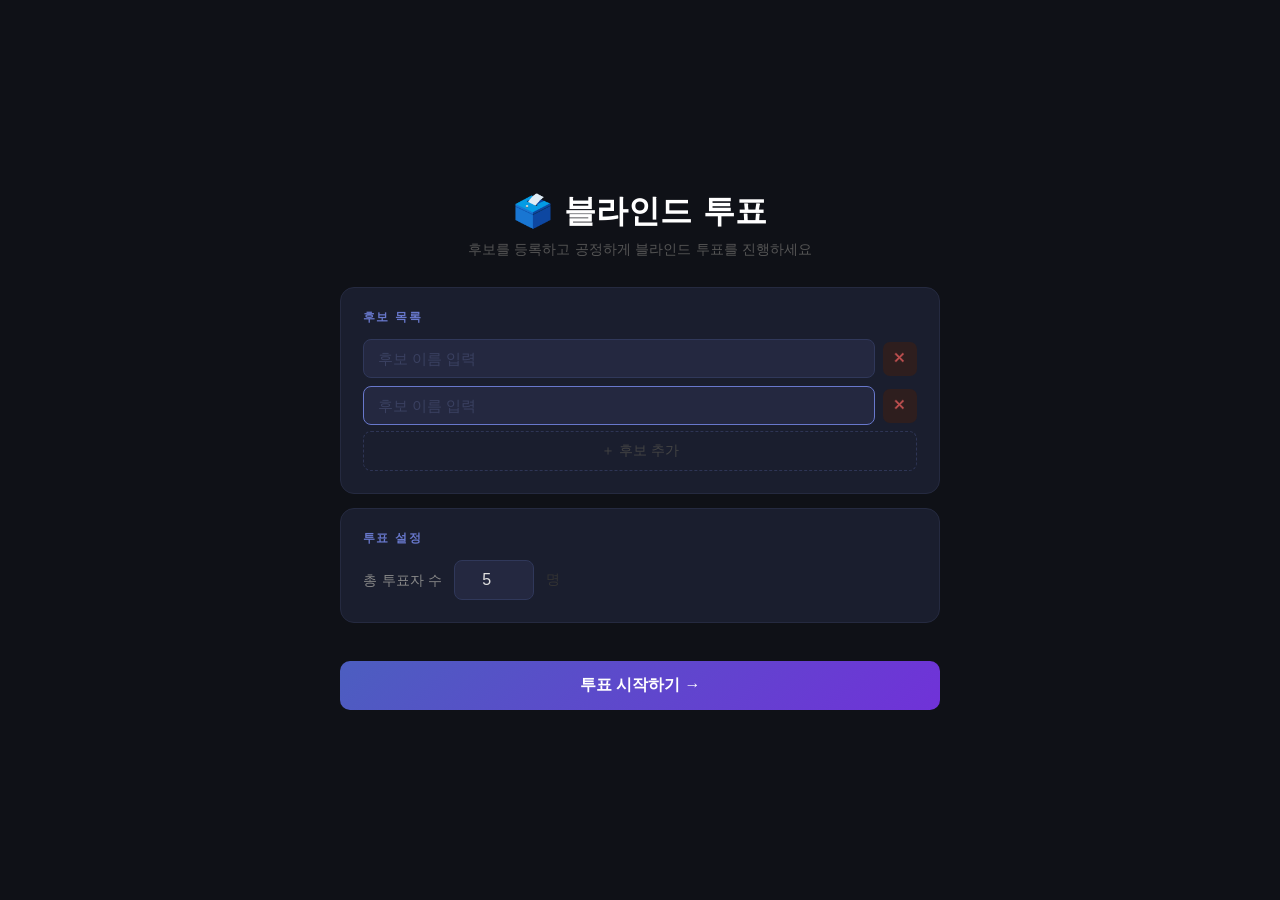
<file: vote.html>
<!DOCTYPE html>
<html lang="ko">
<head>
<meta charset="UTF-8">
<meta name="viewport" content="width=device-width, initial-scale=1.0">
<title>블라인드 투표 시스템</title>
<style>
*, *::before, *::after { box-sizing: border-box; margin: 0; padding: 0; }

body {
  font-family: 'Segoe UI', system-ui, sans-serif;
  background: #0f1117;
  color: #e0e0e0;
  min-height: 100vh;
  display: flex;
  align-items: center;
  justify-content: center;
  padding: 20px;
}

.screen { display: none; width: 100%; max-width: 600px; animation: fadeIn 0.4s ease; }
.screen.active { display: block; }
@keyframes fadeIn {
  from { opacity: 0; transform: translateY(10px); }
  to   { opacity: 1; transform: translateY(0); }
}

/* ── SETUP ── */
.app-title { text-align: center; font-size: 2rem; font-weight: 800; color: #fff; margin-bottom: 6px; }
.app-subtitle { text-align: center; color: #555; margin-bottom: 28px; font-size: 0.88rem; }

.card { background: #1a1e2e; border-radius: 14px; padding: 22px; margin-bottom: 14px; border: 1px solid #252a40; }
.card-title { font-size: 0.72rem; font-weight: 700; text-transform: uppercase; letter-spacing: 0.12em; color: #6878cc; margin-bottom: 14px; }

.candidate-list { display: flex; flex-direction: column; gap: 8px; }
.candidate-row { display: flex; gap: 8px; align-items: center; }
.candidate-row input {
  flex: 1; background: #242840; border: 1.5px solid #30385a; border-radius: 8px;
  padding: 10px 14px; color: #e0e0e0; font-size: 0.95rem; outline: none; transition: border-color 0.2s;
}
.candidate-row input:focus { border-color: #6878cc; }
.candidate-row input::placeholder { color: #3a4060; }
.btn-remove {
  width: 34px; height: 34px; border-radius: 7px; border: none; cursor: pointer;
  font-size: 0.85rem; background: #2e1e1e; color: #c05050; flex-shrink: 0; transition: background 0.2s;
}
.btn-remove:hover { background: #3e2222; }
.btn-add {
  width: 100%; background: transparent; border: 1.5px dashed #2e3555; border-radius: 8px;
  padding: 10px; color: #444; cursor: pointer; font-size: 0.85rem; margin-top: 6px; transition: all 0.2s;
}
.btn-add:hover { border-color: #6878cc; color: #7888ee; }

.voter-row { display: flex; align-items: center; gap: 12px; }
.voter-row label { color: #888; font-size: 0.9rem; }
.voter-row input {
  width: 80px; background: #242840; border: 1.5px solid #30385a; border-radius: 8px;
  padding: 10px; color: #e0e0e0; font-size: 1rem; text-align: center; outline: none; transition: border-color 0.2s;
}
.voter-row input:focus { border-color: #6878cc; }

.btn-primary {
  width: 100%; padding: 14px; background: linear-gradient(135deg, #4c5ec0, #7032d8);
  border: none; border-radius: 10px; color: #fff; font-size: 1rem; font-weight: 700;
  cursor: pointer; margin-top: 6px; transition: opacity 0.2s, transform 0.1s;
}
.btn-primary:hover { opacity: 0.88; }
.btn-primary:active { transform: scale(0.98); }
.error-msg { color: #e05050; font-size: 0.82rem; margin-top: 8px; text-align: center; min-height: 18px; }

/* ── VOTING ── */
.vote-header { text-align: center; margin-bottom: 28px; }
.voter-badge {
  display: inline-block; background: #1e2235; border: 1px solid #2e3555;
  border-radius: 20px; padding: 5px 16px; font-size: 0.8rem; color: #6878cc; margin-bottom: 12px;
}
.vote-title { font-size: 1.6rem; font-weight: 800; color: #fff; }
.vote-hint { color: #444; margin-top: 6px; font-size: 0.82rem; }

.candidate-vote-list { display: flex; flex-direction: column; gap: 10px; }
.candidate-btn {
  padding: 18px 20px; background: #1a1e2e; border: 2px solid #252a40; border-radius: 12px;
  color: #ddd; font-size: 1.05rem; font-weight: 600; cursor: pointer; text-align: left;
  display: flex; align-items: center; gap: 14px; transition: all 0.18s;
}
.candidate-btn:hover { border-color: #6878cc; background: #1e2440; transform: translateX(4px); color: #fff; }
.candidate-btn:active { transform: translateX(2px) scale(0.99); }
.cnum {
  width: 34px; height: 34px; border-radius: 50%; background: #222840;
  display: flex; align-items: center; justify-content: center;
  font-size: 0.8rem; color: #6878cc; flex-shrink: 0; font-weight: 700;
}

/* ── BLIND OVERLAY ── */
.blind-overlay {
  position: fixed; inset: 0; background: #06080f;
  display: flex; flex-direction: column; align-items: center; justify-content: center;
  gap: 16px; z-index: 900; animation: fadeIn 0.3s ease;
}
.blind-overlay.hidden { display: none; }
.check-anim { font-size: 4.5rem; animation: popIn 0.5s cubic-bezier(0.34,1.56,0.64,1); }
@keyframes popIn { from { transform: scale(0); } to { transform: scale(1); } }
.blind-title { font-size: 1.4rem; font-weight: 700; color: #ddd; }
.blind-sub { font-size: 0.88rem; color: #444; max-width: 280px; text-align: center; line-height: 1.6; }
.btn-next {
  margin-top: 20px; padding: 13px 40px; background: #1e2235; border: 1.5px solid #30385a;
  border-radius: 10px; color: #ccc; font-size: 1rem; font-weight: 600; cursor: pointer; transition: all 0.2s;
}
.btn-next:hover { background: #252a45; border-color: #6878cc; color: #fff; }

/* ── COUNTDOWN ── */
.countdown-wrap {
  position: fixed; inset: 0; background: rgba(6,8,15,0.92);
  display: flex; flex-direction: column; align-items: center; justify-content: center;
  gap: 14px; z-index: 950;
}
.countdown-wrap.hidden { display: none; }
.cd-label { font-size: 0.78rem; text-transform: uppercase; letter-spacing: 0.15em; color: #444; }
.cd-num { font-size: 9rem; font-weight: 900; color: #fff; line-height: 1; animation: cPulse 0.85s ease; }
@keyframes cPulse {
  from { transform: scale(1.5); opacity: 0.3; }
  to   { transform: scale(1);   opacity: 1; }
}

/* ── COUNTING ── */
.counting-screen { text-align: center; }
.cnt-header { margin-bottom: 24px; }
.cnt-title { font-size: 1.6rem; font-weight: 800; color: #fff; margin-bottom: 6px; }
.cnt-counter {
  display: inline-block; background: #1a1e2e; border: 1px solid #252a40;
  border-radius: 20px; padding: 4px 16px; font-size: 0.8rem; color: #6878cc;
}

/* Ballot box */
.ballot-box-wrap { margin-bottom: 8px; }
.box-icon {
  font-size: 3.5rem; display: block; transition: transform 0.15s;
  filter: drop-shadow(0 4px 12px rgba(108,120,204,0.3));
}
.box-icon.shake { animation: boxShake 0.35s ease; }
@keyframes boxShake {
  0%,100% { transform: rotate(0deg) scale(1); }
  20%      { transform: rotate(-8deg) scale(1.08); }
  50%      { transform: rotate(6deg) scale(1.1); }
  75%      { transform: rotate(-4deg) scale(1.05); }
}
.box-slot {
  width: 70px; height: 6px; background: #1a1e2e; border: 1.5px solid #2e3555;
  border-radius: 3px; margin: -6px auto 4px; position: relative; z-index: 2;
}

/* Paper stage */
.paper-stage {
  perspective: 800px;
  min-height: 200px;
  display: flex;
  align-items: center;
  justify-content: center;
  margin-bottom: 24px;
}

.ballot-paper {
  width: 270px;
  background: linear-gradient(180deg, #fffef8 0%, #faf7ee 100%);
  border-radius: 3px;
  overflow: hidden;
  box-shadow: 0 12px 40px rgba(0,0,0,0.6), 0 4px 12px rgba(0,0,0,0.3);
  transform-origin: top center;
  user-select: none;
}
.ballot-paper.p-hidden {
  transform: rotateX(-90deg) translateY(-10px);
  opacity: 0;
  transition: none;
}
.ballot-paper.p-show {
  transform: rotateX(0deg) translateY(0);
  opacity: 1;
  transition: transform 0.5s cubic-bezier(0.34,1.15,0.64,1), opacity 0.3s ease;
}
.ballot-paper.p-exit {
  transform: rotateX(75deg) translateY(-20px) scale(0.88);
  opacity: 0;
  transition: transform 0.32s ease-in, opacity 0.22s ease-in;
}

.paper-top-bar { height: 6px; background: linear-gradient(90deg, #4c5ec0, #7032d8); }
.paper-inner { padding: 14px 22px 18px; }
.paper-label {
  font-size: 0.62rem; letter-spacing: 0.35em; color: #bbb; text-align: center;
  margin-bottom: 10px; text-transform: uppercase; font-family: serif;
}
.paper-divider { border: none; border-top: 1px solid #e8e4d8; margin: 8px 0; }
.paper-vote-row {
  display: flex; align-items: center; gap: 12px; padding: 10px 0;
}
.paper-checkbox {
  width: 22px; height: 22px; border: 1.5px solid #555; border-radius: 2px; flex-shrink: 0;
  display: flex; align-items: center; justify-content: center;
  font-size: 0.95rem; color: #c00; font-weight: 900;
}
.paper-vote-name {
  font-size: 1.45rem; font-weight: 800; color: #111;
  font-family: 'Batang', 'Malgun Gothic', serif;
  transition: opacity 0.35s ease;
}
.paper-bottom-bar { height: 3px; background: #e8e4d8; }

/* Tally */
.tally-list { text-align: left; }
.tally-row { display: flex; align-items: center; gap: 10px; margin-bottom: 8px; }
.tally-label {
  width: 100px; text-align: right; font-weight: 600; color: #aaa; font-size: 0.88rem;
  white-space: nowrap; overflow: hidden; text-overflow: ellipsis; flex-shrink: 0;
}
.tally-track { flex: 1; background: #141720; border-radius: 5px; height: 26px; overflow: hidden; border: 1px solid #1e2235; }
.tally-fill {
  height: 100%; background: linear-gradient(90deg, #4c5ec0, #7032d8); border-radius: 5px;
  display: flex; align-items: center; justify-content: flex-end; padding-right: 8px;
  font-size: 0.72rem; font-weight: 700; color: #fff;
  transition: width 0.5s cubic-bezier(0.22,1,0.36,1);
}
.tally-cnt { width: 26px; text-align: left; color: #555; font-size: 0.82rem; flex-shrink: 0; }

/* ── RESULT ── */
.result-screen { text-align: center; }
.result-title { font-size: 2rem; font-weight: 800; color: #fff; margin-bottom: 4px; }
.result-sub { color: #444; font-size: 0.82rem; margin-bottom: 28px; }

.winner-card {
  background: linear-gradient(135deg, #18214a, #201548);
  border: 2px solid #5868b8; border-radius: 16px; padding: 28px; margin-bottom: 28px;
  animation: glow 2.5s ease-in-out infinite;
}
@keyframes glow {
  0%,100% { box-shadow: 0 0 20px rgba(88,104,184,0.25); }
  50%      { box-shadow: 0 0 45px rgba(88,104,184,0.55); }
}
.winner-label { font-size: 0.72rem; text-transform: uppercase; letter-spacing: 0.14em; color: #6878cc; margin-bottom: 12px; }
.winner-name { font-size: 2.4rem; font-weight: 900; color: #fff; }
.winner-votes { color: #7888cc; margin-top: 8px; font-size: 0.88rem; }

.result-bars { text-align: left; margin-bottom: 24px; }
.result-bars-title { font-size: 0.72rem; text-transform: uppercase; letter-spacing: 0.12em; color: #333; margin-bottom: 12px; }
.r-row { display: flex; align-items: center; gap: 10px; margin-bottom: 8px; }
.r-name { width: 100px; text-align: right; font-weight: 600; font-size: 0.88rem; color: #777; white-space: nowrap; overflow: hidden; text-overflow: ellipsis; flex-shrink: 0; }
.r-row.winner .r-name { color: #fff; }
.r-track { flex: 1; background: #141720; border-radius: 5px; height: 28px; overflow: hidden; border: 1px solid #1e2235; }
.r-fill {
  height: 100%; border-radius: 5px; display: flex; align-items: center;
  justify-content: flex-end; padding-right: 8px; font-size: 0.72rem; font-weight: 700;
  color: rgba(255,255,255,0.7); transition: width 0.7s cubic-bezier(0.22,1,0.36,1);
}
.r-row.winner .r-fill { background: linear-gradient(90deg, #4c5ec0, #7032d8); }
.r-row:not(.winner) .r-fill { background: #222840; }
.r-cnt { width: 32px; text-align: left; color: #444; font-size: 0.82rem; flex-shrink: 0; }

.btn-restart {
  padding: 12px 36px; background: #1a1e2e; border: 1.5px solid #252a40;
  border-radius: 10px; color: #aaa; font-size: 0.95rem; font-weight: 600; cursor: pointer; transition: all 0.2s;
}
.btn-restart:hover { background: #1e2235; border-color: #6878cc; color: #fff; }
</style>
</head>
<body>

<!-- SETUP -->
<div id="screen-setup" class="screen active">
  <div class="app-title">🗳️ 블라인드 투표</div>
  <div class="app-subtitle">후보를 등록하고 공정하게 블라인드 투표를 진행하세요</div>

  <div class="card">
    <div class="card-title">후보 목록</div>
    <div class="candidate-list" id="candidateList"></div>
    <button class="btn-add" onclick="addField()">＋ 후보 추가</button>
  </div>

  <div class="card">
    <div class="card-title">투표 설정</div>
    <div class="voter-row">
      <label for="voterCount">총 투표자 수</label>
      <input type="number" id="voterCount" value="5" min="1" max="200">
      <span style="color:#333;font-size:0.85rem">명</span>
    </div>
  </div>

  <div id="errMsg" class="error-msg"></div>
  <button class="btn-primary" onclick="startVoting()">투표 시작하기 →</button>
</div>

<!-- VOTING -->
<div id="screen-voting" class="screen">
  <div class="vote-header">
    <div class="voter-badge" id="voterBadge"></div>
    <div class="vote-title">투표하세요</div>
    <div class="vote-hint">후보를 선택하면 바로 투표가 완료됩니다</div>
  </div>
  <div class="candidate-vote-list" id="voteList"></div>
</div>

<!-- COUNTING -->
<div id="screen-counting" class="screen">
  <div class="counting-screen">
    <div class="cnt-header">
      <div class="cnt-title" id="cTitle">개표를 시작합니다</div>
      <div class="cnt-counter" id="cCounter" style="visibility:hidden">0 / 0</div>
    </div>

    <div class="ballot-box-wrap">
      <div class="box-slot"></div>
      <div class="box-icon" id="boxIcon">🗳️</div>
    </div>

    <div class="paper-stage">
      <div class="ballot-paper p-hidden" id="ballotPaper">
        <div class="paper-top-bar"></div>
        <div class="paper-inner">
          <div class="paper-label">투 표 지</div>
          <hr class="paper-divider">
          <div class="paper-vote-row">
            <div class="paper-checkbox" id="paperCheck" style="opacity:0">✓</div>
            <div class="paper-vote-name" id="paperName" style="opacity:0">　</div>
          </div>
          <hr class="paper-divider">
        </div>
        <div class="paper-bottom-bar"></div>
      </div>
    </div>

    <div class="tally-list" id="tallyList"></div>
  </div>
</div>

<!-- RESULT -->
<div id="screen-result" class="screen">
  <div class="result-screen">
    <div class="result-title">🎉 개표 완료!</div>
    <div class="result-sub">최종 투표 결과입니다</div>
    <div class="winner-card" id="winnerCard"></div>
    <div class="result-bars">
      <div class="result-bars-title">전체 결과</div>
      <div id="resultBars"></div>
    </div>
    <button class="btn-restart" onclick="restart()">🔄 처음으로</button>
  </div>
</div>

<!-- BLIND OVERLAY -->
<div class="blind-overlay hidden" id="blindOverlay">
  <div class="check-anim">✅</div>
  <div class="blind-title">투표 완료!</div>
  <div class="blind-sub" id="blindSub"></div>
  <button class="btn-next" id="nextBtn"></button>
</div>

<!-- COUNTDOWN -->
<div class="countdown-wrap hidden" id="cdWrap">
  <div class="cd-label">개표 시작까지</div>
  <div class="cd-num" id="cdNum">3</div>
</div>

<script>
// ════════════════════════════════════════
//  STATE
// ════════════════════════════════════════
const S = {
  candidates:   [],
  voterCount:   0,
  currentVoter: 1,
  votes:        [],   // candidateIdx[] — stored in vote order, shuffled before reveal
};

// ════════════════════════════════════════
//  SETUP
// ════════════════════════════════════════
function init() {
  addField('');
  addField('');
}

function addField(val = '') {
  const list = document.getElementById('candidateList');
  const row  = document.createElement('div');
  row.className = 'candidate-row';
  row.innerHTML = `
    <input type="text" placeholder="후보 이름 입력" value="${esc(val)}" maxlength="20"
           onkeydown="if(event.key==='Enter')addField()">
    <button class="btn-remove" onclick="removeField(this)">✕</button>`;
  list.appendChild(row);
  row.querySelector('input').focus();
}

function removeField(btn) {
  const list = document.getElementById('candidateList');
  if (list.children.length <= 2) { setErr('후보는 최소 2명이 필요합니다.'); return; }
  btn.closest('.candidate-row').remove();
  setErr('');
}

function startVoting() {
  const names = [...document.querySelectorAll('#candidateList input')]
    .map(i => i.value.trim()).filter(Boolean);
  if (names.length < 2) { setErr('후보는 최소 2명이 필요합니다.'); return; }
  const dup = names.find((n, i) => names.indexOf(n) !== i);
  if (dup)              { setErr(`중복된 이름: "${dup}"`); return; }
  const vc = parseInt(document.getElementById('voterCount').value);
  if (!vc || vc < 1)    { setErr('투표자 수를 입력해주세요.'); return; }

  S.candidates   = names;
  S.voterCount   = vc;
  S.currentVoter = 1;
  S.votes        = [];
  setErr('');
  renderVoting();
}

// ════════════════════════════════════════
//  VOTING
// ════════════════════════════════════════
function renderVoting() {
  showScreen('screen-voting');
  document.getElementById('voterBadge').textContent =
    `${S.currentVoter}번째 투표자 / 총 ${S.voterCount}명`;
  document.getElementById('voteList').innerHTML =
    S.candidates.map((name, i) => `
      <button class="candidate-btn" onclick="castVote(${i})">
        <div class="cnum">${i + 1}</div>
        <span>${esc(name)}</span>
      </button>`).join('');
}

function castVote(idx) {
  S.votes.push(idx);
  const isLast = S.currentVoter >= S.voterCount;

  document.getElementById('blindSub').textContent = isLast
    ? '모든 투표가 완료되었습니다. 개표를 시작할 수 있습니다.'
    : '다음 투표자가 준비되면 버튼을 눌러주세요.';
  document.getElementById('nextBtn').textContent = isLast ? '📊 개표 시작' : '다음 투표자 →';
  document.getElementById('nextBtn').onclick = isLast
    ? beginCounting
    : () => { S.currentVoter++; nextVoter(); };

  document.getElementById('blindOverlay').classList.remove('hidden');
}

function nextVoter() {
  document.getElementById('blindOverlay').classList.add('hidden');
  renderVoting();
}

// ════════════════════════════════════════
//  COUNTING — setup
// ════════════════════════════════════════
function beginCounting() {
  document.getElementById('blindOverlay').classList.add('hidden');
  showScreen('screen-counting');

  document.getElementById('cTitle').textContent     = '개표를 시작합니다';
  document.getElementById('cCounter').style.visibility = 'hidden';
  document.getElementById('ballotPaper').className  = 'ballot-paper p-hidden';
  document.getElementById('paperName').style.opacity  = '0';
  document.getElementById('paperCheck').style.opacity = '0';

  const counts = new Array(S.candidates.length).fill(0);
  renderTally(counts);

  countdown(3, () => revealAll(counts));
}

function countdown(from, cb) {
  const wrap  = document.getElementById('cdWrap');
  const numEl = document.getElementById('cdNum');
  wrap.classList.remove('hidden');
  let n = from;
  const tick = () => {
    if (n <= 0) { wrap.classList.add('hidden'); cb(); return; }
    numEl.textContent = n;
    numEl.style.animation = 'none';
    void numEl.offsetWidth;
    numEl.style.animation = 'cPulse 0.85s ease';
    n--;
    setTimeout(tick, 900);
  };
  tick();
}

// ════════════════════════════════════════
//  COUNTING — reveal sequence
// ════════════════════════════════════════
function revealAll(counts) {
  document.getElementById('cTitle').textContent = '개표 중...';
  document.getElementById('cCounter').style.visibility = 'visible';

  // Shuffle votes — breaks voter-to-vote correlation
  const shuffled = [...S.votes];
  for (let i = shuffled.length - 1; i > 0; i--) {
    const j = Math.floor(Math.random() * (i + 1));
    [shuffled[i], shuffled[j]] = [shuffled[j], shuffled[i]];
  }

  let idx = 0;
  const next = () => {
    if (idx >= shuffled.length) {
      paperExit(() => {
        document.getElementById('cTitle').textContent = '개표 완료!';
        setTimeout(showResult, 1200);
      });
      return;
    }
    const cIdx = shuffled[idx];
    counts[cIdx]++;
    const showMs = Math.max(300, 900 - idx * 30);
    revealPaper(S.candidates[cIdx], idx, shuffled.length, counts, showMs, () => {
      idx++;
      next();
    });
  };
  next();
}

function revealPaper(name, idx, total, counts, showMs, onDone) {
  const paper   = document.getElementById('ballotPaper');
  const nameEl  = document.getElementById('paperName');
  const checkEl = document.getElementById('paperCheck');
  const counter = document.getElementById('cCounter');
  const boxIcon = document.getElementById('boxIcon');

  counter.textContent = `${idx + 1} / ${total}`;

  // Reset name opacity before animating
  nameEl.style.transition = 'none';
  nameEl.style.opacity    = '0';
  checkEl.style.opacity   = '0';
  nameEl.textContent      = name;

  // Shake ballot box
  boxIcon.classList.remove('shake');
  void boxIcon.offsetWidth;
  boxIcon.classList.add('shake');

  // Reset paper to folded
  paper.className = 'ballot-paper p-hidden';
  void paper.offsetWidth;

  // Unfold paper
  setTimeout(() => {
    paper.className = 'ballot-paper p-show';

    // Reveal text after unfold finishes
    setTimeout(() => {
      nameEl.style.transition  = 'opacity 0.35s ease';
      checkEl.style.transition = 'opacity 0.25s ease';
      nameEl.style.opacity  = '1';
      checkEl.style.opacity = '1';

      // Update tally
      renderTally(counts);

      // Wait then fold away
      setTimeout(() => {
        paperExit(onDone);
      }, showMs);
    }, 480);
  }, 60);
}

function paperExit(cb) {
  const paper = document.getElementById('ballotPaper');
  paper.className = 'ballot-paper p-exit';
  setTimeout(cb, 340);
}

function renderTally(counts) {
  const maxCnt = Math.max(...counts, 1);
  document.getElementById('tallyList').innerHTML =
    S.candidates.map((name, i) => `
      <div class="tally-row">
        <span class="tally-label">${esc(name)}</span>
        <div class="tally-track">
          <div class="tally-fill" style="width:${(counts[i] / maxCnt * 100).toFixed(1)}%">
            ${counts[i] > 0 ? counts[i] + '표' : ''}
          </div>
        </div>
        <span class="tally-cnt">${counts[i]}</span>
      </div>`).join('');
}

// ════════════════════════════════════════
//  RESULT
// ════════════════════════════════════════
function showResult() {
  const counts = new Array(S.candidates.length).fill(0);
  S.votes.forEach(v => counts[v]++);

  const maxV   = Math.max(...counts);
  const winners = S.candidates.filter((_, i) => counts[i] === maxV);
  const isTie   = winners.length > 1;

  showScreen('screen-result');

  document.getElementById('winnerCard').innerHTML = `
    <div class="winner-label">${isTie ? '🤝 동률' : '🏆 당선'}</div>
    <div class="winner-name">${winners.map(esc).join(' · ')}</div>
    <div class="winner-votes">${maxV}표 득표 / 총 ${S.voterCount}표</div>`;

  const sorted = S.candidates.map((_, i) => i).sort((a, b) => counts[b] - counts[a]);
  document.getElementById('resultBars').innerHTML =
    sorted.map(i => {
      const pct = S.voterCount > 0 ? (counts[i] / S.voterCount * 100).toFixed(1) : '0.0';
      const isW = counts[i] === maxV;
      return `
        <div class="r-row ${isW ? 'winner' : ''}">
          <span class="r-name">${esc(S.candidates[i])}</span>
          <div class="r-track">
            <div class="r-fill" style="width:0%" data-pct="${pct}%">
              ${counts[i] > 0 ? pct + '%' : ''}
            </div>
          </div>
          <span class="r-cnt">${counts[i]}표</span>
        </div>`;
    }).join('');

  // Animate bars growing after paint
  requestAnimationFrame(() => requestAnimationFrame(() => {
    document.querySelectorAll('.r-fill').forEach(el => {
      el.style.width = el.dataset.pct;
    });
  }));
}

// ════════════════════════════════════════
//  UTILS
// ════════════════════════════════════════
function showScreen(id) {
  document.querySelectorAll('.screen').forEach(s => s.classList.toggle('active', s.id === id));
}

function setErr(msg) { document.getElementById('errMsg').textContent = msg; }

function restart() {
  Object.assign(S, { candidates: [], voterCount: 0, currentVoter: 1, votes: [] });
  document.getElementById('blindOverlay').classList.add('hidden');
  document.getElementById('cdWrap').classList.add('hidden');
  showScreen('screen-setup');
}

function esc(str) {
  return String(str)
    .replace(/&/g, '&amp;').replace(/</g, '&lt;')
    .replace(/>/g, '&gt;').replace(/"/g, '&quot;');
}

init();
</script>
</body>
</html>
</file>
